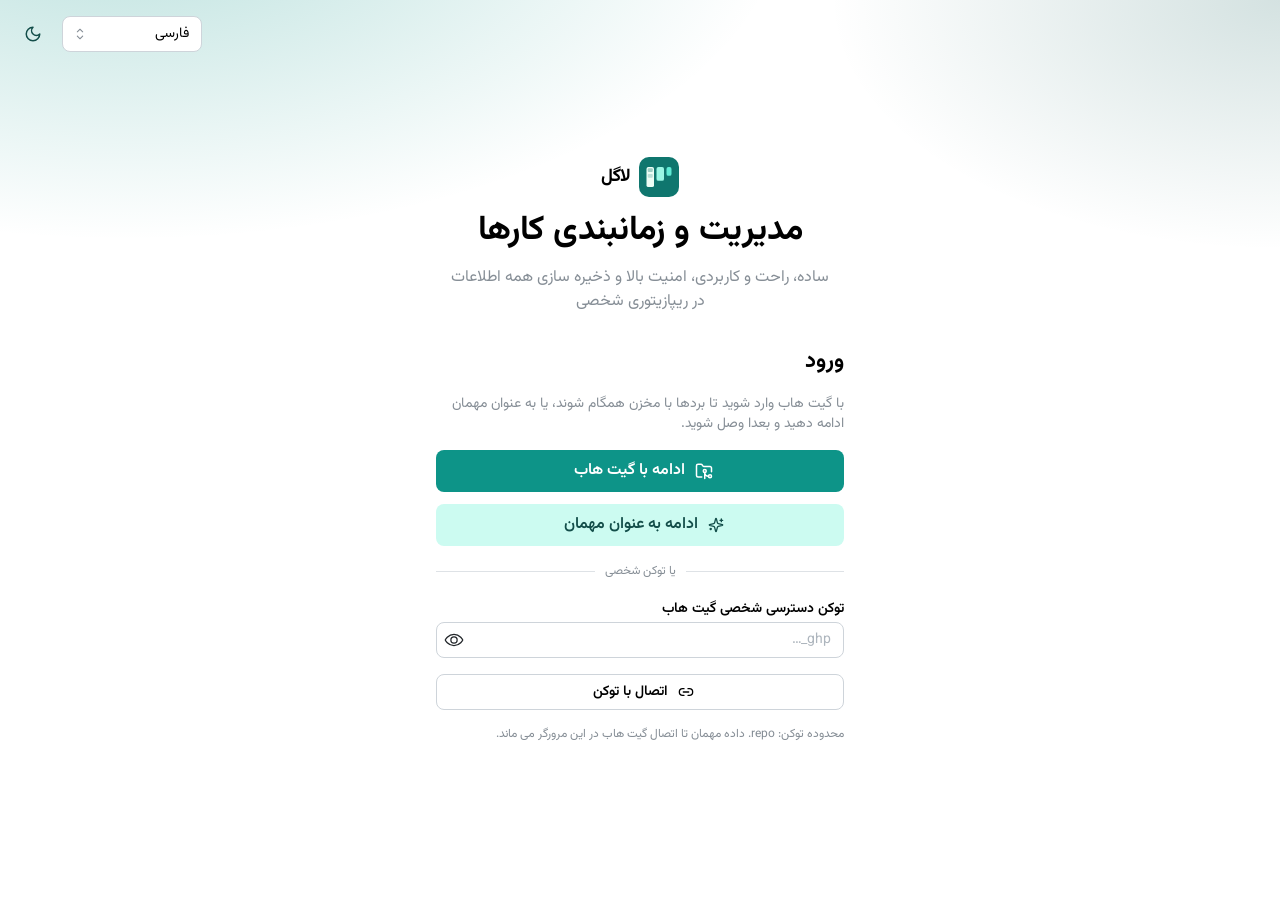
<file: index.html>
<!doctype html>
<html lang="fa" dir="rtl">
  <head>
    <meta charset="UTF-8" />
    <meta name="viewport" content="width=device-width, initial-scale=1.0" />
    <meta name="theme-color" content="#0f766e" />
    <meta
      name="description"
      content="Logl — Task management and scheduling stored in your own GitHub repository."
    />
    <link rel="icon" type="image/svg+xml" href="./favicon.svg" />
    <link rel="apple-touch-icon" href="./icons/icon-192.png" />
    <link rel="preconnect" href="https://fonts.googleapis.com" />
    <link rel="preconnect" href="https://fonts.gstatic.com" crossorigin />
    <link
      href="https://fonts.googleapis.com/css2?family=DM+Sans:ital,opsz,wght@0,9..40,400;0,9..40,500;0,9..40,600;0,9..40,700;1,9..40,400&family=Fraunces:opsz,wght@9..144,600;9..144,700&family=Vazirmatn:wght@400;500;600;700&display=swap"
      rel="stylesheet"
    />
    <title>Logl</title>
    <script type="module" crossorigin src="./assets/index-CTgveLQ6.js"></script>
    <link rel="stylesheet" crossorigin href="./assets/index-CUT8L-Tj.css">
  <link rel="manifest" href="./manifest.webmanifest"></head>
  <body>
    <div id="app"></div>
  </body>
</html>
</file>
<file: assets/index-CUT8L-Tj.css>
:root,:host{color-scheme:var(--mantine-color-scheme)}*,*:before,*:after{box-sizing:border-box}input,button,textarea,select{font:inherit}button,select{text-transform:none}body,:host{margin:0;font-family:var(--mantine-font-family);font-size:var(--mantine-font-size-md);line-height:var(--mantine-line-height);background-color:var(--mantine-color-body);color:var(--mantine-color-text);-webkit-font-smoothing:var(--mantine-webkit-font-smoothing);-moz-osx-font-smoothing:var(--mantine-moz-font-smoothing)}@media screen and (max-device-width:31.25em){body,:host{-webkit-text-size-adjust:100%}}:root,:host{--mantine-z-index-app: 100;--mantine-z-index-modal: 200;--mantine-z-index-popover: 300;--mantine-z-index-overlay: 400;--mantine-z-index-max: 9999;--mantine-scale: 1;--mantine-cursor-type: default;--mantine-webkit-font-smoothing: antialiased;--mantine-moz-font-smoothing: grayscale;--mantine-color-white: #fff;--mantine-color-black: #000;--mantine-line-height: 1.55;--mantine-font-family: -apple-system, BlinkMacSystemFont, Segoe UI, Roboto, Helvetica, Arial, sans-serif, Apple Color Emoji, Segoe UI Emoji;--mantine-font-family-monospace: ui-monospace, SFMono-Regular, Menlo, Monaco, Consolas, Liberation Mono, Courier New, monospace;--mantine-font-family-headings: -apple-system, BlinkMacSystemFont, Segoe UI, Roboto, Helvetica, Arial, sans-serif, Apple Color Emoji, Segoe UI Emoji;--mantine-heading-font-weight: 700;--mantine-heading-text-wrap: wrap;--mantine-radius-default: calc(.5rem * var(--mantine-scale));--mantine-primary-color-filled: var(--mantine-color-blue-filled);--mantine-primary-color-filled-hover: var(--mantine-color-blue-filled-hover);--mantine-primary-color-light: var(--mantine-color-blue-light);--mantine-primary-color-light-hover: var(--mantine-color-blue-light-hover);--mantine-primary-color-light-color: var(--mantine-color-blue-light-color);--mantine-breakpoint-xs: 36em;--mantine-breakpoint-sm: 48em;--mantine-breakpoint-md: 62em;--mantine-breakpoint-lg: 75em;--mantine-breakpoint-xl: 88em;--mantine-spacing-xs: calc(.625rem * var(--mantine-scale));--mantine-spacing-sm: calc(.75rem * var(--mantine-scale));--mantine-spacing-md: calc(1rem * var(--mantine-scale));--mantine-spacing-lg: calc(1.25rem * var(--mantine-scale));--mantine-spacing-xl: calc(2rem * var(--mantine-scale));--mantine-font-size-xs: calc(.75rem * var(--mantine-scale));--mantine-font-size-sm: calc(.875rem * var(--mantine-scale));--mantine-font-size-md: calc(1rem * var(--mantine-scale));--mantine-font-size-lg: calc(1.125rem * var(--mantine-scale));--mantine-font-size-xl: calc(1.25rem * var(--mantine-scale));--mantine-line-height-xs: 1.4;--mantine-line-height-sm: 1.45;--mantine-line-height-md: 1.55;--mantine-line-height-lg: 1.6;--mantine-line-height-xl: 1.65;--mantine-shadow-xs: 0 calc(.0625rem * var(--mantine-scale)) calc(.1875rem * var(--mantine-scale)) rgba(0, 0, 0, .05), 0 calc(.0625rem * var(--mantine-scale)) calc(.125rem * var(--mantine-scale)) rgba(0, 0, 0, .1);--mantine-shadow-sm: 0 calc(.0625rem * var(--mantine-scale)) calc(.1875rem * var(--mantine-scale)) rgba(0, 0, 0, .05), rgba(0, 0, 0, .05) 0 calc(.625rem * var(--mantine-scale)) calc(.9375rem * var(--mantine-scale)) calc(-.3125rem * var(--mantine-scale)), rgba(0, 0, 0, .04) 0 calc(.4375rem * var(--mantine-scale)) calc(.4375rem * var(--mantine-scale)) calc(-.3125rem * var(--mantine-scale));--mantine-shadow-md: 0 calc(.0625rem * var(--mantine-scale)) calc(.1875rem * var(--mantine-scale)) rgba(0, 0, 0, .05), rgba(0, 0, 0, .05) 0 calc(1.25rem * var(--mantine-scale)) calc(1.5625rem * var(--mantine-scale)) calc(-.3125rem * var(--mantine-scale)), rgba(0, 0, 0, .04) 0 calc(.625rem * var(--mantine-scale)) calc(.625rem * var(--mantine-scale)) calc(-.3125rem * var(--mantine-scale));--mantine-shadow-lg: 0 calc(.0625rem * var(--mantine-scale)) calc(.1875rem * var(--mantine-scale)) rgba(0, 0, 0, .05), rgba(0, 0, 0, .05) 0 calc(1.75rem * var(--mantine-scale)) calc(1.4375rem * var(--mantine-scale)) calc(-.4375rem * var(--mantine-scale)), rgba(0, 0, 0, .04) 0 calc(.75rem * var(--mantine-scale)) calc(.75rem * var(--mantine-scale)) calc(-.4375rem * var(--mantine-scale));--mantine-shadow-xl: 0 calc(.0625rem * var(--mantine-scale)) calc(.1875rem * var(--mantine-scale)) rgba(0, 0, 0, .05), rgba(0, 0, 0, .05) 0 calc(2.25rem * var(--mantine-scale)) calc(1.75rem * var(--mantine-scale)) calc(-.4375rem * var(--mantine-scale)), rgba(0, 0, 0, .04) 0 calc(1.0625rem * var(--mantine-scale)) calc(1.0625rem * var(--mantine-scale)) calc(-.4375rem * var(--mantine-scale));--mantine-radius-xs: calc(.125rem * var(--mantine-scale));--mantine-radius-sm: calc(.25rem * var(--mantine-scale));--mantine-radius-md: calc(.5rem * var(--mantine-scale));--mantine-radius-lg: calc(1rem * var(--mantine-scale));--mantine-radius-xl: calc(2rem * var(--mantine-scale));--mantine-font-weight-regular: 400;--mantine-font-weight-medium: 600;--mantine-font-weight-bold: 700;--mantine-primary-color-0: var(--mantine-color-blue-0);--mantine-primary-color-1: var(--mantine-color-blue-1);--mantine-primary-color-2: var(--mantine-color-blue-2);--mantine-primary-color-3: var(--mantine-color-blue-3);--mantine-primary-color-4: var(--mantine-color-blue-4);--mantine-primary-color-5: var(--mantine-color-blue-5);--mantine-primary-color-6: var(--mantine-color-blue-6);--mantine-primary-color-7: var(--mantine-color-blue-7);--mantine-primary-color-8: var(--mantine-color-blue-8);--mantine-primary-color-9: var(--mantine-color-blue-9);--mantine-color-dark-0: #c9c9c9;--mantine-color-dark-1: #b8b8b8;--mantine-color-dark-2: #828282;--mantine-color-dark-3: #696969;--mantine-color-dark-4: #424242;--mantine-color-dark-5: #3b3b3b;--mantine-color-dark-6: #2e2e2e;--mantine-color-dark-7: #242424;--mantine-color-dark-8: #1f1f1f;--mantine-color-dark-9: #141414;--mantine-color-gray-0: #f8f9fa;--mantine-color-gray-1: #f1f3f5;--mantine-color-gray-2: #e9ecef;--mantine-color-gray-3: #dee2e6;--mantine-color-gray-4: #ced4da;--mantine-color-gray-5: #adb5bd;--mantine-color-gray-6: #868e96;--mantine-color-gray-7: #495057;--mantine-color-gray-8: #343a40;--mantine-color-gray-9: #212529;--mantine-color-red-0: #fff5f5;--mantine-color-red-1: #ffe3e3;--mantine-color-red-2: #ffc9c9;--mantine-color-red-3: #ffa8a8;--mantine-color-red-4: #ff8787;--mantine-color-red-5: #ff6b6b;--mantine-color-red-6: #fa5252;--mantine-color-red-7: #f03e3e;--mantine-color-red-8: #e03131;--mantine-color-red-9: #c92a2a;--mantine-color-pink-0: #fff0f6;--mantine-color-pink-1: #ffdeeb;--mantine-color-pink-2: #fcc2d7;--mantine-color-pink-3: #faa2c1;--mantine-color-pink-4: #f783ac;--mantine-color-pink-5: #f06595;--mantine-color-pink-6: #e64980;--mantine-color-pink-7: #d6336c;--mantine-color-pink-8: #c2255c;--mantine-color-pink-9: #a61e4d;--mantine-color-grape-0: #f8f0fc;--mantine-color-grape-1: #f3d9fa;--mantine-color-grape-2: #eebefa;--mantine-color-grape-3: #e599f7;--mantine-color-grape-4: #da77f2;--mantine-color-grape-5: #cc5de8;--mantine-color-grape-6: #be4bdb;--mantine-color-grape-7: #ae3ec9;--mantine-color-grape-8: #9c36b5;--mantine-color-grape-9: #862e9c;--mantine-color-violet-0: #f3f0ff;--mantine-color-violet-1: #e5dbff;--mantine-color-violet-2: #d0bfff;--mantine-color-violet-3: #b197fc;--mantine-color-violet-4: #9775fa;--mantine-color-violet-5: #845ef7;--mantine-color-violet-6: #7950f2;--mantine-color-violet-7: #7048e8;--mantine-color-violet-8: #6741d9;--mantine-color-violet-9: #5f3dc4;--mantine-color-indigo-0: #edf2ff;--mantine-color-indigo-1: #dbe4ff;--mantine-color-indigo-2: #bac8ff;--mantine-color-indigo-3: #91a7ff;--mantine-color-indigo-4: #748ffc;--mantine-color-indigo-5: #5c7cfa;--mantine-color-indigo-6: #4c6ef5;--mantine-color-indigo-7: #4263eb;--mantine-color-indigo-8: #3b5bdb;--mantine-color-indigo-9: #364fc7;--mantine-color-blue-0: #e7f5ff;--mantine-color-blue-1: #d0ebff;--mantine-color-blue-2: #a5d8ff;--mantine-color-blue-3: #74c0fc;--mantine-color-blue-4: #4dabf7;--mantine-color-blue-5: #339af0;--mantine-color-blue-6: #228be6;--mantine-color-blue-7: #1c7ed6;--mantine-color-blue-8: #1971c2;--mantine-color-blue-9: #1864ab;--mantine-color-cyan-0: #e3fafc;--mantine-color-cyan-1: #c5f6fa;--mantine-color-cyan-2: #99e9f2;--mantine-color-cyan-3: #66d9e8;--mantine-color-cyan-4: #3bc9db;--mantine-color-cyan-5: #22b8cf;--mantine-color-cyan-6: #15aabf;--mantine-color-cyan-7: #1098ad;--mantine-color-cyan-8: #0c8599;--mantine-color-cyan-9: #0b7285;--mantine-color-teal-0: #e6fcf5;--mantine-color-teal-1: #c3fae8;--mantine-color-teal-2: #96f2d7;--mantine-color-teal-3: #63e6be;--mantine-color-teal-4: #38d9a9;--mantine-color-teal-5: #20c997;--mantine-color-teal-6: #12b886;--mantine-color-teal-7: #0ca678;--mantine-color-teal-8: #099268;--mantine-color-teal-9: #087f5b;--mantine-color-green-0: #ebfbee;--mantine-color-green-1: #d3f9d8;--mantine-color-green-2: #b2f2bb;--mantine-color-green-3: #8ce99a;--mantine-color-green-4: #69db7c;--mantine-color-green-5: #51cf66;--mantine-color-green-6: #40c057;--mantine-color-green-7: #37b24d;--mantine-color-green-8: #2f9e44;--mantine-color-green-9: #2b8a3e;--mantine-color-lime-0: #f4fce3;--mantine-color-lime-1: #e9fac8;--mantine-color-lime-2: #d8f5a2;--mantine-color-lime-3: #c0eb75;--mantine-color-lime-4: #a9e34b;--mantine-color-lime-5: #94d82d;--mantine-color-lime-6: #82c91e;--mantine-color-lime-7: #74b816;--mantine-color-lime-8: #66a80f;--mantine-color-lime-9: #5c940d;--mantine-color-yellow-0: #fff9db;--mantine-color-yellow-1: #fff3bf;--mantine-color-yellow-2: #ffec99;--mantine-color-yellow-3: #ffe066;--mantine-color-yellow-4: #ffd43b;--mantine-color-yellow-5: #fcc419;--mantine-color-yellow-6: #fab005;--mantine-color-yellow-7: #f59f00;--mantine-color-yellow-8: #f08c00;--mantine-color-yellow-9: #e67700;--mantine-color-orange-0: #fff4e6;--mantine-color-orange-1: #ffe8cc;--mantine-color-orange-2: #ffd8a8;--mantine-color-orange-3: #ffc078;--mantine-color-orange-4: #ffa94d;--mantine-color-orange-5: #ff922b;--mantine-color-orange-6: #fd7e14;--mantine-color-orange-7: #f76707;--mantine-color-orange-8: #e8590c;--mantine-color-orange-9: #d9480f;--mantine-h1-font-size: calc(2.125rem * var(--mantine-scale));--mantine-h1-line-height: 1.3;--mantine-h1-font-weight: 700;--mantine-h2-font-size: calc(1.625rem * var(--mantine-scale));--mantine-h2-line-height: 1.35;--mantine-h2-font-weight: 700;--mantine-h3-font-size: calc(1.375rem * var(--mantine-scale));--mantine-h3-line-height: 1.4;--mantine-h3-font-weight: 700;--mantine-h4-font-size: calc(1.125rem * var(--mantine-scale));--mantine-h4-line-height: 1.45;--mantine-h4-font-weight: 700;--mantine-h5-font-size: calc(1rem * var(--mantine-scale));--mantine-h5-line-height: 1.5;--mantine-h5-font-weight: 700;--mantine-h6-font-size: calc(.875rem * var(--mantine-scale));--mantine-h6-line-height: 1.5;--mantine-h6-font-weight: 700}:root[data-mantine-color-scheme=dark],:host([data-mantine-color-scheme="dark"]){--mantine-color-scheme: dark;--mantine-primary-color-contrast: var(--mantine-color-white);--mantine-color-bright: var(--mantine-color-white);--mantine-color-text: var(--mantine-color-dark-0);--mantine-color-body: var(--mantine-color-dark-7);--mantine-color-error: var(--mantine-color-red-8);--mantine-color-success: var(--mantine-color-teal-8);--mantine-color-placeholder: var(--mantine-color-dark-3);--mantine-color-anchor: var(--mantine-color-blue-4);--mantine-color-default: var(--mantine-color-dark-6);--mantine-color-default-hover: var(--mantine-color-dark-5);--mantine-color-default-color: var(--mantine-color-white);--mantine-color-default-border: var(--mantine-color-dark-4);--mantine-color-dimmed: var(--mantine-color-dark-2);--mantine-color-disabled: var(--mantine-color-dark-6);--mantine-color-disabled-color: var(--mantine-color-dark-3);--mantine-color-disabled-border: var(--mantine-color-dark-4);--mantine-color-dark-text: var(--mantine-color-dark-4);--mantine-color-dark-filled: var(--mantine-color-dark-8);--mantine-color-dark-filled-hover: var(--mantine-color-dark-9);--mantine-color-dark-light: rgba(10, 10, 10, 1);--mantine-color-dark-light-hover: rgba(14, 14, 14, 1);--mantine-color-dark-light-color: var(--mantine-color-dark-0);--mantine-color-dark-outline: var(--mantine-color-dark-4);--mantine-color-dark-outline-hover: rgba(66, 66, 66, .05);--mantine-color-gray-text: var(--mantine-color-gray-4);--mantine-color-gray-filled: var(--mantine-color-gray-8);--mantine-color-gray-filled-hover: var(--mantine-color-gray-9);--mantine-color-gray-light: rgba(17, 19, 21, 1);--mantine-color-gray-light-hover: rgba(23, 26, 29, 1);--mantine-color-gray-light-color: var(--mantine-color-gray-0);--mantine-color-gray-outline: var(--mantine-color-gray-4);--mantine-color-gray-outline-hover: rgba(206, 212, 218, .05);--mantine-color-red-text: var(--mantine-color-red-4);--mantine-color-red-filled: var(--mantine-color-red-8);--mantine-color-red-filled-hover: var(--mantine-color-red-9);--mantine-color-red-light: rgba(101, 21, 21, 1);--mantine-color-red-light-hover: rgba(141, 29, 29, 1);--mantine-color-red-light-color: var(--mantine-color-red-0);--mantine-color-red-outline: var(--mantine-color-red-4);--mantine-color-red-outline-hover: rgba(255, 135, 135, .05);--mantine-color-pink-text: var(--mantine-color-pink-4);--mantine-color-pink-filled: var(--mantine-color-pink-8);--mantine-color-pink-filled-hover: var(--mantine-color-pink-9);--mantine-color-pink-light: rgba(83, 15, 39, 1);--mantine-color-pink-light-hover: rgba(116, 21, 54, 1);--mantine-color-pink-light-color: var(--mantine-color-pink-0);--mantine-color-pink-outline: var(--mantine-color-pink-4);--mantine-color-pink-outline-hover: rgba(247, 131, 172, .05);--mantine-color-grape-text: var(--mantine-color-grape-4);--mantine-color-grape-filled: var(--mantine-color-grape-8);--mantine-color-grape-filled-hover: var(--mantine-color-grape-9);--mantine-color-grape-light: rgba(67, 23, 78, 1);--mantine-color-grape-light-hover: rgba(94, 32, 109, 1);--mantine-color-grape-light-color: var(--mantine-color-grape-0);--mantine-color-grape-outline: var(--mantine-color-grape-4);--mantine-color-grape-outline-hover: rgba(218, 119, 242, .05);--mantine-color-violet-text: var(--mantine-color-violet-4);--mantine-color-violet-filled: var(--mantine-color-violet-8);--mantine-color-violet-filled-hover: var(--mantine-color-violet-9);--mantine-color-violet-light: rgba(48, 31, 98, 1);--mantine-color-violet-light-hover: rgba(67, 43, 137, 1);--mantine-color-violet-light-color: var(--mantine-color-violet-0);--mantine-color-violet-outline: var(--mantine-color-violet-4);--mantine-color-violet-outline-hover: rgba(151, 117, 250, .05);--mantine-color-indigo-text: var(--mantine-color-indigo-4);--mantine-color-indigo-filled: var(--mantine-color-indigo-8);--mantine-color-indigo-filled-hover: var(--mantine-color-indigo-9);--mantine-color-indigo-light: rgba(27, 40, 100, 1);--mantine-color-indigo-light-hover: rgba(38, 55, 139, 1);--mantine-color-indigo-light-color: var(--mantine-color-indigo-0);--mantine-color-indigo-outline: var(--mantine-color-indigo-4);--mantine-color-indigo-outline-hover: rgba(116, 143, 252, .05);--mantine-color-blue-text: var(--mantine-color-blue-4);--mantine-color-blue-filled: var(--mantine-color-blue-8);--mantine-color-blue-filled-hover: var(--mantine-color-blue-9);--mantine-color-blue-light: rgba(12, 50, 86, 1);--mantine-color-blue-light-hover: rgba(17, 70, 120, 1);--mantine-color-blue-light-color: var(--mantine-color-blue-0);--mantine-color-blue-outline: var(--mantine-color-blue-4);--mantine-color-blue-outline-hover: rgba(77, 171, 247, .05);--mantine-color-cyan-text: var(--mantine-color-cyan-4);--mantine-color-cyan-filled: var(--mantine-color-cyan-8);--mantine-color-cyan-filled-hover: var(--mantine-color-cyan-9);--mantine-color-cyan-light: rgba(6, 57, 67, 1);--mantine-color-cyan-light-hover: rgba(8, 80, 93, 1);--mantine-color-cyan-light-color: var(--mantine-color-cyan-0);--mantine-color-cyan-outline: var(--mantine-color-cyan-4);--mantine-color-cyan-outline-hover: rgba(59, 201, 219, .05);--mantine-color-teal-text: var(--mantine-color-teal-4);--mantine-color-teal-filled: var(--mantine-color-teal-8);--mantine-color-teal-filled-hover: var(--mantine-color-teal-9);--mantine-color-teal-light: rgba(4, 64, 46, 1);--mantine-color-teal-light-hover: rgba(6, 89, 64, 1);--mantine-color-teal-light-color: var(--mantine-color-teal-0);--mantine-color-teal-outline: var(--mantine-color-teal-4);--mantine-color-teal-outline-hover: rgba(56, 217, 169, .05);--mantine-color-green-text: var(--mantine-color-green-4);--mantine-color-green-filled: var(--mantine-color-green-8);--mantine-color-green-filled-hover: var(--mantine-color-green-9);--mantine-color-green-light: rgba(22, 69, 31, 1);--mantine-color-green-light-hover: rgba(30, 97, 43, 1);--mantine-color-green-light-color: var(--mantine-color-green-0);--mantine-color-green-outline: var(--mantine-color-green-4);--mantine-color-green-outline-hover: rgba(105, 219, 124, .05);--mantine-color-lime-text: var(--mantine-color-lime-4);--mantine-color-lime-filled: var(--mantine-color-lime-8);--mantine-color-lime-filled-hover: var(--mantine-color-lime-9);--mantine-color-lime-light: rgba(46, 74, 7, 1);--mantine-color-lime-light-hover: rgba(64, 104, 9, 1);--mantine-color-lime-light-color: var(--mantine-color-lime-0);--mantine-color-lime-outline: var(--mantine-color-lime-4);--mantine-color-lime-outline-hover: rgba(169, 227, 75, .05);--mantine-color-yellow-text: var(--mantine-color-yellow-4);--mantine-color-yellow-filled: var(--mantine-color-yellow-8);--mantine-color-yellow-filled-hover: var(--mantine-color-yellow-9);--mantine-color-yellow-light: rgba(115, 60, 0, 1);--mantine-color-yellow-light-hover: rgba(161, 83, 0, 1);--mantine-color-yellow-light-color: var(--mantine-color-yellow-0);--mantine-color-yellow-outline: var(--mantine-color-yellow-4);--mantine-color-yellow-outline-hover: rgba(255, 212, 59, .05);--mantine-color-orange-text: var(--mantine-color-orange-4);--mantine-color-orange-filled: var(--mantine-color-orange-8);--mantine-color-orange-filled-hover: var(--mantine-color-orange-9);--mantine-color-orange-light: rgba(109, 36, 8, 1);--mantine-color-orange-light-hover: rgba(152, 50, 11, 1);--mantine-color-orange-light-color: var(--mantine-color-orange-0);--mantine-color-orange-outline: var(--mantine-color-orange-4);--mantine-color-orange-outline-hover: rgba(255, 169, 77, .05)}:root[data-mantine-color-scheme=light],:host([data-mantine-color-scheme="light"]){--mantine-color-scheme: light;--mantine-primary-color-contrast: var(--mantine-color-white);--mantine-color-bright: var(--mantine-color-black);--mantine-color-text: #000;--mantine-color-body: #fff;--mantine-color-error: var(--mantine-color-red-6);--mantine-color-success: var(--mantine-color-teal-8);--mantine-color-placeholder: var(--mantine-color-gray-5);--mantine-color-anchor: var(--mantine-color-blue-6);--mantine-color-default: var(--mantine-color-white);--mantine-color-default-hover: var(--mantine-color-gray-0);--mantine-color-default-color: var(--mantine-color-black);--mantine-color-default-border: var(--mantine-color-gray-4);--mantine-color-dimmed: var(--mantine-color-gray-6);--mantine-color-disabled: var(--mantine-color-gray-2);--mantine-color-disabled-color: var(--mantine-color-gray-5);--mantine-color-disabled-border: var(--mantine-color-gray-3);--mantine-color-dark-text: var(--mantine-color-dark-filled);--mantine-color-dark-filled: var(--mantine-color-dark-6);--mantine-color-dark-filled-hover: var(--mantine-color-dark-7);--mantine-color-dark-light: var(--mantine-color-dark-1);--mantine-color-dark-light-hover: var(--mantine-color-dark-2);--mantine-color-dark-light-color: var(--mantine-color-dark-9);--mantine-color-dark-outline: var(--mantine-color-dark-6);--mantine-color-dark-outline-hover: rgba(46, 46, 46, .05);--mantine-color-gray-text: var(--mantine-color-gray-filled);--mantine-color-gray-filled: var(--mantine-color-gray-6);--mantine-color-gray-filled-hover: var(--mantine-color-gray-7);--mantine-color-gray-light: var(--mantine-color-gray-1);--mantine-color-gray-light-hover: var(--mantine-color-gray-2);--mantine-color-gray-light-color: var(--mantine-color-gray-9);--mantine-color-gray-outline: var(--mantine-color-gray-6);--mantine-color-gray-outline-hover: rgba(134, 142, 150, .05);--mantine-color-red-text: var(--mantine-color-red-filled);--mantine-color-red-filled: var(--mantine-color-red-6);--mantine-color-red-filled-hover: var(--mantine-color-red-7);--mantine-color-red-light: var(--mantine-color-red-1);--mantine-color-red-light-hover: var(--mantine-color-red-2);--mantine-color-red-light-color: var(--mantine-color-red-9);--mantine-color-red-outline: var(--mantine-color-red-6);--mantine-color-red-outline-hover: rgba(250, 82, 82, .05);--mantine-color-pink-text: var(--mantine-color-pink-filled);--mantine-color-pink-filled: var(--mantine-color-pink-6);--mantine-color-pink-filled-hover: var(--mantine-color-pink-7);--mantine-color-pink-light: var(--mantine-color-pink-1);--mantine-color-pink-light-hover: var(--mantine-color-pink-2);--mantine-color-pink-light-color: var(--mantine-color-pink-9);--mantine-color-pink-outline: var(--mantine-color-pink-6);--mantine-color-pink-outline-hover: rgba(230, 73, 128, .05);--mantine-color-grape-text: var(--mantine-color-grape-filled);--mantine-color-grape-filled: var(--mantine-color-grape-6);--mantine-color-grape-filled-hover: var(--mantine-color-grape-7);--mantine-color-grape-light: var(--mantine-color-grape-1);--mantine-color-grape-light-hover: var(--mantine-color-grape-2);--mantine-color-grape-light-color: var(--mantine-color-grape-9);--mantine-color-grape-outline: var(--mantine-color-grape-6);--mantine-color-grape-outline-hover: rgba(190, 75, 219, .05);--mantine-color-violet-text: var(--mantine-color-violet-filled);--mantine-color-violet-filled: var(--mantine-color-violet-6);--mantine-color-violet-filled-hover: var(--mantine-color-violet-7);--mantine-color-violet-light: var(--mantine-color-violet-1);--mantine-color-violet-light-hover: var(--mantine-color-violet-2);--mantine-color-violet-light-color: var(--mantine-color-violet-9);--mantine-color-violet-outline: var(--mantine-color-violet-6);--mantine-color-violet-outline-hover: rgba(121, 80, 242, .05);--mantine-color-indigo-text: var(--mantine-color-indigo-filled);--mantine-color-indigo-filled: var(--mantine-color-indigo-6);--mantine-color-indigo-filled-hover: var(--mantine-color-indigo-7);--mantine-color-indigo-light: var(--mantine-color-indigo-1);--mantine-color-indigo-light-hover: var(--mantine-color-indigo-2);--mantine-color-indigo-light-color: var(--mantine-color-indigo-9);--mantine-color-indigo-outline: var(--mantine-color-indigo-6);--mantine-color-indigo-outline-hover: rgba(76, 110, 245, .05);--mantine-color-blue-text: var(--mantine-color-blue-filled);--mantine-color-blue-filled: var(--mantine-color-blue-6);--mantine-color-blue-filled-hover: var(--mantine-color-blue-7);--mantine-color-blue-light: var(--mantine-color-blue-1);--mantine-color-blue-light-hover: var(--mantine-color-blue-2);--mantine-color-blue-light-color: var(--mantine-color-blue-9);--mantine-color-blue-outline: var(--mantine-color-blue-6);--mantine-color-blue-outline-hover: rgba(34, 139, 230, .05);--mantine-color-cyan-text: var(--mantine-color-cyan-filled);--mantine-color-cyan-filled: var(--mantine-color-cyan-6);--mantine-color-cyan-filled-hover: var(--mantine-color-cyan-7);--mantine-color-cyan-light: var(--mantine-color-cyan-1);--mantine-color-cyan-light-hover: var(--mantine-color-cyan-2);--mantine-color-cyan-light-color: var(--mantine-color-cyan-9);--mantine-color-cyan-outline: var(--mantine-color-cyan-6);--mantine-color-cyan-outline-hover: rgba(21, 170, 191, .05);--mantine-color-teal-text: var(--mantine-color-teal-filled);--mantine-color-teal-filled: var(--mantine-color-teal-6);--mantine-color-teal-filled-hover: var(--mantine-color-teal-7);--mantine-color-teal-light: var(--mantine-color-teal-1);--mantine-color-teal-light-hover: var(--mantine-color-teal-2);--mantine-color-teal-light-color: var(--mantine-color-teal-9);--mantine-color-teal-outline: var(--mantine-color-teal-6);--mantine-color-teal-outline-hover: rgba(18, 184, 134, .05);--mantine-color-green-text: var(--mantine-color-green-filled);--mantine-color-green-filled: var(--mantine-color-green-6);--mantine-color-green-filled-hover: var(--mantine-color-green-7);--mantine-color-green-light: var(--mantine-color-green-1);--mantine-color-green-light-hover: var(--mantine-color-green-2);--mantine-color-green-light-color: var(--mantine-color-green-9);--mantine-color-green-outline: var(--mantine-color-green-6);--mantine-color-green-outline-hover: rgba(64, 192, 87, .05);--mantine-color-lime-text: var(--mantine-color-lime-filled);--mantine-color-lime-filled: var(--mantine-color-lime-6);--mantine-color-lime-filled-hover: var(--mantine-color-lime-7);--mantine-color-lime-light: var(--mantine-color-lime-1);--mantine-color-lime-light-hover: var(--mantine-color-lime-2);--mantine-color-lime-light-color: var(--mantine-color-lime-9);--mantine-color-lime-outline: var(--mantine-color-lime-6);--mantine-color-lime-outline-hover: rgba(130, 201, 30, .05);--mantine-color-yellow-text: var(--mantine-color-yellow-filled);--mantine-color-yellow-filled: var(--mantine-color-yellow-6);--mantine-color-yellow-filled-hover: var(--mantine-color-yellow-7);--mantine-color-yellow-light: var(--mantine-color-yellow-1);--mantine-color-yellow-light-hover: var(--mantine-color-yellow-2);--mantine-color-yellow-light-color: var(--mantine-color-yellow-9);--mantine-color-yellow-outline: var(--mantine-color-yellow-6);--mantine-color-yellow-outline-hover: rgba(250, 176, 5, .05);--mantine-color-orange-text: var(--mantine-color-orange-filled);--mantine-color-orange-filled: var(--mantine-color-orange-6);--mantine-color-orange-filled-hover: var(--mantine-color-orange-7);--mantine-color-orange-light: var(--mantine-color-orange-1);--mantine-color-orange-light-hover: var(--mantine-color-orange-2);--mantine-color-orange-light-color: var(--mantine-color-orange-9);--mantine-color-orange-outline: var(--mantine-color-orange-6);--mantine-color-orange-outline-hover: rgba(253, 126, 20, .05)}@media(prefers-reduced-motion:reduce){[data-respect-reduced-motion] [data-reduce-motion]{transition:none;animation:none}}[data-mantine-color-scheme=light] .mantine-light-hidden,[data-mantine-color-scheme=dark] .mantine-dark-hidden{display:none}.mantine-focus-auto:focus-visible{outline:2px solid var(--mantine-primary-color-filled);outline-offset:calc(.125rem * var(--mantine-scale))}.mantine-focus-always:focus{outline:2px solid var(--mantine-primary-color-filled);outline-offset:calc(.125rem * var(--mantine-scale))}.mantine-focus-never:focus{outline:none}.mantine-active:active{transform:translateY(calc(.0625rem * var(--mantine-scale)))}fieldset:disabled .mantine-active:active{transform:none}:where([dir=rtl]) .mantine-rotate-rtl{transform:rotate(180deg)}.m_d57069b5{--scrollarea-scrollbar-size: calc(.75rem * var(--mantine-scale));position:relative;overflow:hidden}.m_d57069b5:where([data-autosize]) .m_b1336c6{min-width:min-content}.m_c0783ff9{scrollbar-width:none;overscroll-behavior:var(--scrollarea-over-scroll-behavior);-ms-overflow-style:none;-webkit-overflow-scrolling:touch;width:100%;height:100%}.m_c0783ff9::-webkit-scrollbar{display:none}.m_c0783ff9:where([data-scrollbars=xy],[data-scrollbars=y]):where([data-offset-scrollbars=xy],[data-offset-scrollbars=y],[data-offset-scrollbars=present]):where([data-vertical-hidden]){padding-inline-end:0;padding-inline-start:0}.m_c0783ff9:where([data-scrollbars=xy],[data-scrollbars=y]):where([data-offset-scrollbars=xy],[data-offset-scrollbars=y],[data-offset-scrollbars=present]):not([data-vertical-hidden]){padding-inline-end:var(--scrollarea-offset-size, var(--scrollarea-scrollbar-size));padding-inline-start:unset}.m_c0783ff9:where([data-scrollbars=xy],[data-scrollbars=y]):where([data-offset-scrollbars=xy],[data-offset-scrollbars=y],[data-offset-scrollbars=present]):not([data-vertical-hidden]):where([data-vertical-scrollbar-position=left]){padding-inline-end:unset;padding-left:var(--scrollarea-offset-size, var(--scrollarea-scrollbar-size));padding-right:unset}.m_c0783ff9:where([data-scrollbars=xy],[data-scrollbars=y]):where([data-offset-scrollbars=xy],[data-offset-scrollbars=y],[data-offset-scrollbars=present]):not([data-vertical-hidden]):where([data-vertical-scrollbar-position=right]){padding-inline-end:unset;padding-left:unset;padding-right:var(--scrollarea-offset-size, var(--scrollarea-scrollbar-size))}.m_c0783ff9:where([data-scrollbars=xy],[data-scrollbars=x]):where([data-offset-scrollbars=xy],[data-offset-scrollbars=x],[data-offset-scrollbars=present]):where([data-horizontal-hidden]){padding-bottom:0}.m_c0783ff9:where([data-scrollbars=xy],[data-scrollbars=x]):where([data-offset-scrollbars=xy],[data-offset-scrollbars=x],[data-offset-scrollbars=present]):not([data-horizontal-hidden]){padding-bottom:var(--scrollarea-offset-size, var(--scrollarea-scrollbar-size))}.m_f8f631dd{min-width:100%;display:table}.m_c44ba933{-webkit-user-select:none;user-select:none;touch-action:none;box-sizing:border-box;transition:background-color .15s ease,opacity .15s ease;padding:calc(var(--scrollarea-scrollbar-size) / 5);display:flex;background-color:transparent;flex-direction:row}@media(hover:hover){:where([data-mantine-color-scheme=light]) .m_c44ba933:hover{background-color:var(--mantine-color-gray-0)}:where([data-mantine-color-scheme=light]) .m_c44ba933:hover>.m_d8b5e363{background-color:#00000080}:where([data-mantine-color-scheme=dark]) .m_c44ba933:hover{background-color:var(--mantine-color-dark-8)}:where([data-mantine-color-scheme=dark]) .m_c44ba933:hover>.m_d8b5e363{background-color:#ffffff80}}@media(hover:none){:where([data-mantine-color-scheme=light]) .m_c44ba933:active{background-color:var(--mantine-color-gray-0)}:where([data-mantine-color-scheme=light]) .m_c44ba933:active>.m_d8b5e363{background-color:#00000080}:where([data-mantine-color-scheme=dark]) .m_c44ba933:active{background-color:var(--mantine-color-dark-8)}:where([data-mantine-color-scheme=dark]) .m_c44ba933:active>.m_d8b5e363{background-color:#ffffff80}}.m_c44ba933:where([data-hidden],[data-state=hidden]){display:none}.m_c44ba933:where([data-orientation=vertical]){width:var(--scrollarea-scrollbar-size);top:0;bottom:var(--sa-corner-width);inset-inline-end:0}.m_c44ba933:where([data-orientation=vertical]):where([data-vertical-scrollbar-position=left]){inset-inline-end:auto;left:0;right:auto}.m_c44ba933:where([data-orientation=vertical]):where([data-vertical-scrollbar-position=right]){inset-inline-end:auto;left:auto;right:0}.m_c44ba933:where([data-orientation=horizontal]){height:var(--scrollarea-scrollbar-size);flex-direction:column;bottom:0;inset-inline-start:0;inset-inline-end:var(--sa-corner-width)}.m_c44ba933:where([data-orientation=horizontal]):where([data-vertical-scrollbar-position=left]){inset-inline-start:auto;inset-inline-end:auto;left:var(--sa-corner-width);right:0}.m_c44ba933:where([data-orientation=horizontal]):where([data-vertical-scrollbar-position=right]){inset-inline-start:auto;inset-inline-end:auto;left:0;right:var(--sa-corner-width)}.m_d8b5e363{flex:1;border-radius:var(--scrollarea-scrollbar-size);position:relative;transition:background-color .15s ease;overflow:hidden;opacity:var(--thumb-opacity)}.m_d8b5e363:before{content:"";position:absolute;top:50%;left:50%;transform:translate(-50%,-50%);width:100%;height:100%;min-width:calc(2.75rem * var(--mantine-scale));min-height:calc(2.75rem * var(--mantine-scale))}:where([data-mantine-color-scheme=light]) .m_d8b5e363{background-color:#0006}:where([data-mantine-color-scheme=dark]) .m_d8b5e363{background-color:#fff6}.m_21657268{position:absolute;opacity:0;transition:opacity .15s ease;display:block;inset-inline-end:0;bottom:0}.m_21657268:where([data-vertical-scrollbar-position=left]){inset-inline-end:auto;left:0;right:auto}.m_21657268:where([data-vertical-scrollbar-position=right]){inset-inline-end:auto;left:auto;right:0}:where([data-mantine-color-scheme=light]) .m_21657268{background-color:var(--mantine-color-gray-0)}:where([data-mantine-color-scheme=dark]) .m_21657268{background-color:var(--mantine-color-dark-8)}.m_21657268:where([data-hovered]){opacity:1}.m_21657268:where([data-hidden]){display:none}.m_b1336c6{min-width:100%}.m_87cf2631{background-color:transparent;cursor:pointer;border:0;padding:0;-webkit-appearance:none;-moz-appearance:none;appearance:none;font-size:var(--mantine-font-size-md);text-align:start;text-decoration:none;color:inherit;touch-action:manipulation;-webkit-tap-highlight-color:transparent}.m_515a97f8{border:0;clip:rect(0 0 0 0);height:calc(.0625rem * var(--mantine-scale));width:calc(.0625rem * var(--mantine-scale));margin:calc(-.0625rem * var(--mantine-scale));overflow:hidden;padding:0;position:absolute;white-space:nowrap}.m_1b7284a3{--paper-radius: var(--mantine-radius-default);outline:0;-webkit-tap-highlight-color:transparent;display:block;touch-action:manipulation;text-decoration:none;border-radius:var(--paper-radius);box-shadow:var(--paper-shadow);background-color:var(--mantine-color-body)}[data-mantine-color-scheme=light] .m_1b7284a3{--paper-border-color: var(--mantine-color-gray-3)}[data-mantine-color-scheme=dark] .m_1b7284a3{--paper-border-color: var(--mantine-color-dark-4)}.m_1b7284a3:where([data-with-border]){border:calc(.0625rem * var(--mantine-scale)) solid var(--paper-border-color)}.m_9814e45f{top:0;right:0;bottom:0;left:0;position:absolute;background:var(--overlay-bg, rgba(0, 0, 0, .6));-webkit-backdrop-filter:var(--overlay-filter);backdrop-filter:var(--overlay-filter);border-radius:var(--overlay-radius, 0);z-index:var(--overlay-z-index)}.m_9814e45f:where([data-fixed]){position:fixed}.m_9814e45f:where([data-center]){display:flex;align-items:center;justify-content:center}.m_38a85659{position:absolute;border:1px solid var(--popover-border-color);padding:var(--mantine-spacing-sm) var(--mantine-spacing-md);box-shadow:var(--popover-shadow, none);border-radius:var(--popover-radius, var(--mantine-radius-default))}.m_38a85659:where([data-fixed]){position:fixed}.m_38a85659:focus{outline:none}:where([data-mantine-color-scheme=light]) .m_38a85659{--popover-border-color: var(--mantine-color-gray-2);background-color:var(--mantine-color-white)}:where([data-mantine-color-scheme=dark]) .m_38a85659{--popover-border-color: var(--mantine-color-dark-4);background-color:var(--mantine-color-dark-6)}.m_a31dc6c1{background-color:inherit;border:1px solid var(--popover-border-color);z-index:1}.m_3d7bc908{position:fixed;top:0;right:0;bottom:0;left:0}.m_5ae2e3c{--loader-size-xs: calc(1.125rem * var(--mantine-scale));--loader-size-sm: calc(1.375rem * var(--mantine-scale));--loader-size-md: calc(2.25rem * var(--mantine-scale));--loader-size-lg: calc(2.75rem * var(--mantine-scale));--loader-size-xl: calc(3.625rem * var(--mantine-scale));--loader-size: var(--loader-size-md);--loader-color: var(--mantine-primary-color-filled)}@keyframes m_5d2b3b9d{0%{transform:scale(.6);opacity:0}50%,to{transform:scale(1)}}.m_7a2bd4cd{position:relative;width:var(--loader-size);height:var(--loader-size);display:flex;gap:calc(var(--loader-size) / 5)}.m_870bb79{flex:1;background:var(--loader-color);animation:m_5d2b3b9d 1.2s cubic-bezier(0,.5,.5,1) infinite;border-radius:calc(.125rem * var(--mantine-scale))}.m_870bb79:nth-of-type(1){animation-delay:-.24s}.m_870bb79:nth-of-type(2){animation-delay:-.12s}.m_870bb79:nth-of-type(3){animation-delay:0}@keyframes m_aac34a1{0%,to{transform:scale(1);opacity:1}50%{transform:scale(.6);opacity:.5}}.m_4e3f22d7{display:flex;justify-content:center;align-items:center;gap:calc(var(--loader-size) / 10);position:relative;width:var(--loader-size);height:var(--loader-size)}.m_870c4af{width:calc(var(--loader-size) / 3 - var(--loader-size) / 15);height:calc(var(--loader-size) / 3 - var(--loader-size) / 15);border-radius:50%;background:var(--loader-color);animation:m_aac34a1 .8s infinite linear}.m_870c4af:nth-child(2){animation-delay:.4s}@keyframes m_f8e89c4b{0%{transform:rotate(0)}to{transform:rotate(360deg)}}.m_b34414df{display:inline-block;width:var(--loader-size);height:var(--loader-size)}.m_b34414df:after{content:"";display:block;width:var(--loader-size);height:var(--loader-size);border-radius:calc(625rem * var(--mantine-scale));border-width:calc(var(--loader-size) / 8);border-style:solid;border-color:var(--loader-color) var(--loader-color) var(--loader-color) transparent;animation:m_f8e89c4b 1.2s linear infinite}.m_8d3f4000{--ai-size-xs: calc(1.125rem * var(--mantine-scale));--ai-size-sm: calc(1.375rem * var(--mantine-scale));--ai-size-md: calc(1.75rem * var(--mantine-scale));--ai-size-lg: calc(2.125rem * var(--mantine-scale));--ai-size-xl: calc(2.75rem * var(--mantine-scale));--ai-size-input-xs: calc(1.875rem * var(--mantine-scale));--ai-size-input-sm: calc(2.25rem * var(--mantine-scale));--ai-size-input-md: calc(2.625rem * var(--mantine-scale));--ai-size-input-lg: calc(3.125rem * var(--mantine-scale));--ai-size-input-xl: calc(3.75rem * var(--mantine-scale));--ai-size: var(--ai-size-md);--ai-color: var(--mantine-color-white);line-height:1;display:inline-flex;align-items:center;justify-content:center;position:relative;-webkit-user-select:none;user-select:none;overflow:hidden;width:var(--ai-size);height:var(--ai-size);min-width:var(--ai-size);min-height:var(--ai-size);border-radius:var(--ai-radius, var(--mantine-radius-default));background:var(--ai-bg, var(--mantine-primary-color-filled));color:var(--ai-color, var(--mantine-color-white));border:var(--ai-bd, calc(.0625rem * var(--mantine-scale)) solid transparent);cursor:pointer}@media(hover:hover){.m_8d3f4000:hover:where(:not([data-loading],:disabled,[data-disabled])){background-color:var(--ai-hover, var(--mantine-primary-color-filled-hover));color:var(--ai-hover-color, var(--ai-color))}}@media(hover:none){.m_8d3f4000:active:where(:not([data-loading],:disabled,[data-disabled])){background-color:var(--ai-hover, var(--mantine-primary-color-filled-hover));color:var(--ai-hover-color, var(--ai-color))}}.m_8d3f4000[data-loading]{cursor:not-allowed}.m_8d3f4000[data-loading] .m_8d3afb97{opacity:0;transform:translateY(100%)}.m_8d3f4000:where(:disabled:not([data-loading]),[data-disabled]:not([data-loading])){cursor:not-allowed;border:calc(.0625rem * var(--mantine-scale)) solid transparent;color:var(--mantine-color-disabled-color);background:var(--mantine-color-disabled)}.m_8d3f4000:where(:disabled:not([data-loading]),[data-disabled]:not([data-loading])):active{transform:none}.m_302b9fb1{inset:calc(-.0625rem * var(--mantine-scale));position:absolute;border-radius:var(--ai-radius, var(--mantine-radius-default));display:flex;align-items:center;justify-content:center}:where([data-mantine-color-scheme=light]) .m_302b9fb1{background-color:#ffffff26}:where([data-mantine-color-scheme=dark]) .m_302b9fb1{background-color:#00000026}.m_1a0f1b21{--ai-border-width: calc(.0625rem * var(--mantine-scale));display:flex}.m_1a0f1b21 :where(*):focus{position:relative;z-index:1}.m_1a0f1b21[data-orientation=horizontal]{flex-direction:row}.m_1a0f1b21[data-orientation=horizontal] .m_8d3f4000:not(:only-child):first-child,.m_1a0f1b21[data-orientation=horizontal] .m_437b6484:not(:only-child):first-child{border-end-end-radius:0;border-start-end-radius:0;border-inline-end-width:calc(var(--ai-border-width) / 2)}.m_1a0f1b21[data-orientation=horizontal] .m_8d3f4000:not(:only-child):last-child,.m_1a0f1b21[data-orientation=horizontal] .m_437b6484:not(:only-child):last-child{border-end-start-radius:0;border-start-start-radius:0;border-inline-start-width:calc(var(--ai-border-width) / 2)}.m_1a0f1b21[data-orientation=horizontal] .m_8d3f4000:not(:only-child):not(:first-child):not(:last-child),.m_1a0f1b21[data-orientation=horizontal] .m_437b6484:not(:only-child):not(:first-child):not(:last-child){border-radius:0;border-inline-width:calc(var(--ai-border-width) / 2)}.m_1a0f1b21[data-orientation=vertical]{flex-direction:column}.m_1a0f1b21[data-orientation=vertical] .m_8d3f4000:not(:only-child):first-child,.m_1a0f1b21[data-orientation=vertical] .m_437b6484:not(:only-child):first-child{border-end-start-radius:0;border-end-end-radius:0;border-bottom-width:calc(var(--ai-border-width) / 2)}.m_1a0f1b21[data-orientation=vertical] .m_8d3f4000:not(:only-child):last-child,.m_1a0f1b21[data-orientation=vertical] .m_437b6484:not(:only-child):last-child{border-start-start-radius:0;border-start-end-radius:0;border-top-width:calc(var(--ai-border-width) / 2)}.m_1a0f1b21[data-orientation=vertical] .m_8d3f4000:not(:only-child):not(:first-child):not(:last-child),.m_1a0f1b21[data-orientation=vertical] .m_437b6484:not(:only-child):not(:first-child):not(:last-child){border-radius:0;border-bottom-width:calc(var(--ai-border-width) / 2);border-top-width:calc(var(--ai-border-width) / 2)}.m_8d3afb97{display:flex;align-items:center;justify-content:center;transition:transform .15s ease,opacity .1s ease;width:100%;height:100%}.m_437b6484{--section-height-xs: calc(1.125rem * var(--mantine-scale));--section-height-sm: calc(1.375rem * var(--mantine-scale));--section-height-md: calc(1.75rem * var(--mantine-scale));--section-height-lg: calc(2.125rem * var(--mantine-scale));--section-height-xl: calc(2.75rem * var(--mantine-scale));--section-height-input-xs: calc(1.875rem * var(--mantine-scale));--section-height-input-sm: calc(2.25rem * var(--mantine-scale));--section-height-input-md: calc(2.625rem * var(--mantine-scale));--section-height-input-lg: calc(3.125rem * var(--mantine-scale));--section-height-input-xl: calc(3.75rem * var(--mantine-scale));--section-padding-x-xs: calc(.375rem * var(--mantine-scale));--section-padding-x-sm: calc(.5rem * var(--mantine-scale));--section-padding-x-md: calc(.625rem * var(--mantine-scale));--section-padding-x-lg: calc(.75rem * var(--mantine-scale));--section-padding-x-xl: calc(1rem * var(--mantine-scale));--section-height: var(--section-height-sm);--section-padding-x: var(--section-padding-x-sm);--section-color: var(--mantine-color-white);font-weight:var(--mantine-font-weight-medium);width:auto;border-radius:var(--section-radius, var(--mantine-radius-default));font-size:var(--section-fz, var(--mantine-font-size-sm));background:var(--section-bg, var(--mantine-primary-color-filled));border:var(--section-bd, calc(.0625rem * var(--mantine-scale)) solid transparent);color:var(--section-color, var(--mantine-color-white));height:var(--section-height, var(--section-height-sm));padding-inline:var(--section-padding-x, var(--section-padding-x-sm));vertical-align:middle;line-height:1;display:inline-flex;align-items:center;justify-content:center}.m_86a44da5{--cb-size-xs: calc(1.125rem * var(--mantine-scale));--cb-size-sm: calc(1.375rem * var(--mantine-scale));--cb-size-md: calc(1.75rem * var(--mantine-scale));--cb-size-lg: calc(2.125rem * var(--mantine-scale));--cb-size-xl: calc(2.75rem * var(--mantine-scale));--cb-size: var(--cb-size-md);--cb-icon-size: 70%;--cb-radius: var(--mantine-radius-default);line-height:1;display:inline-flex;align-items:center;justify-content:center;position:relative;-webkit-user-select:none;user-select:none;width:var(--cb-size);height:var(--cb-size);min-width:var(--cb-size);min-height:var(--cb-size);border-radius:var(--cb-radius)}:where([data-mantine-color-scheme=light]) .m_86a44da5{color:var(--mantine-color-gray-7)}:where([data-mantine-color-scheme=dark]) .m_86a44da5{color:var(--mantine-color-dark-1)}.m_86a44da5[data-disabled],.m_86a44da5:disabled{cursor:not-allowed;opacity:.6}@media(hover:hover){:where([data-mantine-color-scheme=light]) .m_220c80f2:where(:not([data-disabled],:disabled)):hover{background-color:var(--mantine-color-gray-0)}:where([data-mantine-color-scheme=dark]) .m_220c80f2:where(:not([data-disabled],:disabled)):hover{background-color:var(--mantine-color-dark-6)}}@media(hover:none){:where([data-mantine-color-scheme=light]) .m_220c80f2:where(:not([data-disabled],:disabled)):active{background-color:var(--mantine-color-gray-0)}:where([data-mantine-color-scheme=dark]) .m_220c80f2:where(:not([data-disabled],:disabled)):active{background-color:var(--mantine-color-dark-6)}}.m_4081bf90{display:flex;flex-direction:row;flex-wrap:var(--group-wrap, wrap);justify-content:var(--group-justify, flex-start);align-items:var(--group-align, center);gap:var(--group-gap, var(--mantine-spacing-md))}.m_4081bf90:where([data-grow])>*{flex-grow:1;max-width:var(--group-child-width)}.m_615af6c9{line-height:1;padding:0;margin:0;font-weight:var(--mantine-font-weight-regular);font-size:var(--mantine-font-size-md)}.m_b5489c3c{display:flex;justify-content:space-between;align-items:center;padding:var(--mb-padding, var(--mantine-spacing-md));padding-inline-end:calc(var(--mb-padding, var(--mantine-spacing-md)) - calc(.3125rem * var(--mantine-scale)));position:sticky;top:0;background-color:var(--mantine-color-body);z-index:1000;min-height:calc(3.75rem * var(--mantine-scale));transition:padding-inline-end .1s}.m_60c222c7{position:fixed;width:100%;top:0;bottom:0;z-index:var(--mb-z-index);pointer-events:none}.m_fd1ab0aa{pointer-events:all;box-shadow:var(--mb-shadow, var(--mantine-shadow-xl))}.m_fd1ab0aa [data-mantine-scrollbar]{z-index:1001}[data-offset-scrollbars] .m_fd1ab0aa:has([data-mantine-scrollbar]) .m_b5489c3c{padding-inline-end:calc(var(--mb-padding, var(--mantine-spacing-md)) + calc(.3125rem * var(--mantine-scale)))}.m_606cb269{margin-inline-start:auto}.m_5df29311{padding:var(--mb-padding, var(--mantine-spacing-md));padding-top:var(--mb-padding, var(--mantine-spacing-md))}.m_5df29311:where(:not(:only-child)){padding-top:0}.m_6c018570{position:relative;margin-top:var(--input-margin-top, 0rem);margin-bottom:var(--input-margin-bottom, 0rem);--input-height-xs: calc(1.875rem * var(--mantine-scale));--input-height-sm: calc(2.25rem * var(--mantine-scale));--input-height-md: calc(2.625rem * var(--mantine-scale));--input-height-lg: calc(3.125rem * var(--mantine-scale));--input-height-xl: calc(3.75rem * var(--mantine-scale));--input-padding-y-xs: calc(.3125rem * var(--mantine-scale));--input-padding-y-sm: calc(.375rem * var(--mantine-scale));--input-padding-y-md: calc(.5rem * var(--mantine-scale));--input-padding-y-lg: calc(.625rem * var(--mantine-scale));--input-padding-y-xl: calc(.8125rem * var(--mantine-scale));--input-height: var(--input-height-sm);--input-radius: var(--mantine-radius-default);--input-cursor: text;--input-line-height: calc(var(--input-height) - calc(.125rem * var(--mantine-scale)));--input-padding: calc(var(--input-height) / 3);--input-padding-inline-start: var(--input-padding);--input-padding-inline-end: var(--input-padding);--input-placeholder-color: var(--mantine-color-placeholder);--input-color: var(--mantine-color-text);--input-disabled-bg: var(--mantine-color-disabled);--input-disabled-color: var(--mantine-color-disabled-color);--input-left-section-size: var(--input-left-section-width, calc(var(--input-height) - calc(.125rem * var(--mantine-scale))));--input-right-section-size: var( --input-right-section-width, calc(var(--input-height) - calc(.125rem * var(--mantine-scale))) );--input-size: var(--input-height);--section-y: calc(.0625rem * var(--mantine-scale));--left-section-start: calc(.0625rem * var(--mantine-scale));--left-section-border-radius: var(--input-radius) 0 0 var(--input-radius);--right-section-end: calc(.0625rem * var(--mantine-scale));--right-section-border-radius: 0 var(--input-radius) var(--input-radius) 0}.m_6c018570[data-variant=unstyled]{--input-padding: 0;--input-padding-y: 0;--input-padding-inline-start: 0;--input-padding-inline-end: 0}.m_6c018570[data-pointer]{--input-cursor: pointer}.m_6c018570[data-with-bottom-section]{--input-bottom-section-height: calc(1.75rem * var(--mantine-scale))}.m_6c018570[data-multiline]{--input-padding-y-xs: calc(.28125rem * var(--mantine-scale));--input-padding-y-sm: calc(.34375rem * var(--mantine-scale));--input-padding-y-md: calc(.4375rem * var(--mantine-scale));--input-padding-y-lg: calc(.59375rem * var(--mantine-scale));--input-padding-y-xl: calc(.8125rem * var(--mantine-scale));--input-size: auto;--input-line-height: var(--mantine-line-height)}.m_6c018570[data-with-left-section]{--input-padding-inline-start: var(--input-left-section-size)}.m_6c018570[data-with-right-section]{--input-padding-inline-end: var(--input-right-section-size)}.m_6c018570[data-size=xs] .m_6c018570[data-with-right-section]:has([data-combined-clear-section]){--input-padding-inline-end: calc(2.5625rem * var(--mantine-scale))}.m_6c018570[data-size=sm] .m_6c018570[data-with-right-section]:has([data-combined-clear-section]){--input-padding-inline-end: calc(3.125rem * var(--mantine-scale))}.m_6c018570[data-size=md] .m_6c018570[data-with-right-section]:has([data-combined-clear-section]){--input-padding-inline-end: calc(3.75rem * var(--mantine-scale))}.m_6c018570[data-size=lg] .m_6c018570[data-with-right-section]:has([data-combined-clear-section]){--input-padding-inline-end: calc(4.5rem * var(--mantine-scale))}.m_6c018570[data-size=xl] .m_6c018570[data-with-right-section]:has([data-combined-clear-section]){--input-padding-inline-end: calc(5.5625rem * var(--mantine-scale))}[data-mantine-color-scheme=light] .m_6c018570[data-variant=default]{--input-bd: var(--mantine-color-gray-4);--input-bg: var(--mantine-color-white);--input-bd-focus: var(--mantine-primary-color-filled)}[data-mantine-color-scheme=light] .m_6c018570[data-variant=filled]{--input-bd: transparent;--input-bg: var(--mantine-color-gray-1);--input-bd-focus: var(--mantine-primary-color-filled)}[data-mantine-color-scheme=light] .m_6c018570[data-variant=unstyled]{--input-bd: transparent;--input-bg: transparent;--input-bd-focus: transparent}[data-mantine-color-scheme=dark] .m_6c018570[data-variant=default]{--input-bd: var(--mantine-color-dark-4);--input-bg: var(--mantine-color-dark-6);--input-bd-focus: var(--mantine-primary-color-filled)}[data-mantine-color-scheme=dark] .m_6c018570[data-variant=filled]{--input-bd: transparent;--input-bg: var(--mantine-color-dark-5);--input-bd-focus: var(--mantine-primary-color-filled)}[data-mantine-color-scheme=dark] .m_6c018570[data-variant=unstyled]{--input-bd: transparent;--input-bg: transparent;--input-bd-focus: transparent}[data-mantine-color-scheme] .m_6c018570[data-error]:not([data-variant=unstyled]){--input-bd: var(--mantine-color-error)}[data-mantine-color-scheme] .m_6c018570[data-error]{--input-color: var(--mantine-color-error);--input-placeholder-color: var(--mantine-color-error);--input-section-color: var(--mantine-color-error)}[data-mantine-color-scheme] .m_6c018570[data-success]:not([data-variant=unstyled]){--input-bd: var(--mantine-color-success)}[data-mantine-color-scheme] .m_6c018570[data-success]{--input-section-color: var(--mantine-color-success)}:where([dir=rtl]) .m_6c018570{--left-section-border-radius: 0 var(--input-radius) var(--input-radius) 0;--right-section-border-radius: var(--input-radius) 0 0 var(--input-radius)}.m_6c018570[dir=ltr]{--left-section-border-radius: var(--input-radius) 0 0 var(--input-radius);--right-section-border-radius: 0 var(--input-radius) var(--input-radius) 0}.m_8fb7ebe7{-webkit-tap-highlight-color:transparent;-webkit-appearance:none;-moz-appearance:none;appearance:none;resize:var(--input-resize, none);display:block;width:100%;transition:border-color .1s ease;text-align:var(--input-text-align, start);color:var(--input-color);border:calc(.0625rem * var(--mantine-scale)) solid var(--input-bd);background-color:var(--input-bg);font-family:var(--input-font-family, var(--mantine-font-family));height:var(--input-size);min-height:var(--input-height);line-height:var(--input-line-height);font-size:var(--_input-fz, var(--input-fz, var(--mantine-font-size-md)));border-radius:var(--input-radius);padding-inline-start:var(--input-padding-inline-start);padding-inline-end:var(--input-padding-inline-end);padding-top:var(--input-padding-y, 0rem);padding-bottom:var(--input-padding-y, 0rem);cursor:var(--input-cursor);overflow:var(--input-overflow)}.m_8fb7ebe7[data-no-overflow]{--input-overflow: hidden}.m_8fb7ebe7[data-monospace]{--input-font-family: var(--mantine-font-family-monospace);--_input-fz: calc(var(--input-fz) - calc(.125rem * var(--mantine-scale)))}.m_8fb7ebe7:focus,.m_8fb7ebe7:focus-within{outline:none;--input-bd: var(--input-bd-focus)}.m_6c018570[data-error] .m_8fb7ebe7:focus,.m_6c018570[data-error] .m_8fb7ebe7:focus-within{--input-bd: var(--mantine-color-error)}.m_6c018570[data-success] .m_8fb7ebe7:focus,.m_6c018570[data-success] .m_8fb7ebe7:focus-within{--input-bd: var(--mantine-color-success)}.m_8fb7ebe7::placeholder{color:var(--input-placeholder-color);opacity:1}.m_8fb7ebe7::-webkit-inner-spin-button,.m_8fb7ebe7::-webkit-outer-spin-button,.m_8fb7ebe7::-webkit-search-decoration,.m_8fb7ebe7::-webkit-search-cancel-button,.m_8fb7ebe7::-webkit-search-results-button,.m_8fb7ebe7::-webkit-search-results-decoration{-webkit-appearance:none;-moz-appearance:none;appearance:none}.m_8fb7ebe7[type=number]{-moz-appearance:textfield}.m_8fb7ebe7:disabled,.m_8fb7ebe7[data-disabled]{cursor:not-allowed;opacity:.6;background-color:var(--input-disabled-bg);color:var(--input-disabled-color)}.m_8fb7ebe7:has(input:disabled){cursor:not-allowed;opacity:.6;background-color:var(--input-disabled-bg);color:var(--input-disabled-color)}.m_8fb7ebe7[readonly]{caret-color:transparent}[data-with-bottom-section] .m_8fb7ebe7{padding-bottom:calc(var(--input-padding-y, 0rem) + var(--input-bottom-section-height))}.m_93f4ed57{position:absolute;bottom:calc(.0625rem * var(--mantine-scale));left:calc(.0625rem * var(--mantine-scale));right:calc(.0625rem * var(--mantine-scale));height:var(--input-bottom-section-height);display:flex;align-items:center;justify-content:flex-start;padding-inline:var(--input-padding);border-radius:0 0 var(--input-radius) var(--input-radius);pointer-events:all;color:var(--mantine-color-dimmed);font-size:var(--input-fz, var(--mantine-font-size-sm))}.m_82577fc2{pointer-events:var(--section-pointer-events);position:absolute;z-index:1;inset-inline-start:var(--section-start);inset-inline-end:var(--section-end);bottom:var(--section-y);top:var(--section-y);display:flex;align-items:center;justify-content:center;width:var(--section-size);border-radius:var(--section-border-radius);color:var(--input-section-color, var(--mantine-color-dimmed))}.m_82577fc2[data-position=right]{--section-pointer-events: var(--input-right-section-pointer-events);--section-end: var(--right-section-end);--section-size: var(--input-right-section-size);--section-border-radius: var(--right-section-border-radius)}.m_6c018570[data-size=xs] .m_82577fc2[data-position=right]:has([data-combined-clear-section]){--section-size: calc(2.5625rem * var(--mantine-scale))}.m_6c018570[data-size=sm] .m_82577fc2[data-position=right]:has([data-combined-clear-section]){--section-size: calc(3.125rem * var(--mantine-scale))}.m_6c018570[data-size=md] .m_82577fc2[data-position=right]:has([data-combined-clear-section]){--section-size: calc(3.75rem * var(--mantine-scale))}.m_6c018570[data-size=lg] .m_82577fc2[data-position=right]:has([data-combined-clear-section]){--section-size: calc(4.5rem * var(--mantine-scale))}.m_6c018570[data-size=xl] .m_82577fc2[data-position=right]:has([data-combined-clear-section]){--section-size: calc(5.5625rem * var(--mantine-scale))}.m_82577fc2[data-position=left]{--section-pointer-events: var(--input-left-section-pointer-events);--section-start: var(--left-section-start);--section-size: var(--input-left-section-size);--section-border-radius: var(--left-section-border-radius)}.m_88bacfd0{color:var(--input-placeholder-color, var(--mantine-color-placeholder))}.m_6c018570[data-error] .m_88bacfd0{--input-placeholder-color: var(--input-color, var(--mantine-color-placeholder))}.m_46b77525{line-height:var(--mantine-line-height)}.m_8fdc1311{display:inline-block;font-weight:var(--mantine-font-weight-medium);overflow-wrap:break-word;cursor:default;-webkit-tap-highlight-color:transparent;font-size:var(--input-label-size, var(--mantine-font-size-sm))}.m_78a94662{color:var(--input-asterisk-color, var(--mantine-color-error))}.m_8f816625,.m_9d9d40e0,.m_fe47ce59{word-wrap:break-word;line-height:1.2;display:block;margin:0;padding:0}.m_8f816625{color:var(--mantine-color-error);font-size:var(--input-error-size, calc(var(--mantine-font-size-sm) - calc(.125rem * var(--mantine-scale))))}.m_9d9d40e0{color:var(--mantine-color-success);font-size:var(--input-success-size, calc(var(--mantine-font-size-sm) - calc(.125rem * var(--mantine-scale))))}.m_fe47ce59{color:var(--mantine-color-dimmed);font-size:var(--input-description-size, calc(var(--mantine-font-size-sm) - calc(.125rem * var(--mantine-scale))))}.m_8bffd616{display:flex}.m_96b553a6{--transition-duration: .15s;top:0;left:0;position:absolute;z-index:0;transition-property:transform,width,height;transition-timing-function:ease;transition-duration:0ms}.m_96b553a6:where([data-initialized]){transition-duration:var(--transition-duration)}.m_96b553a6:where([data-hidden]){display:none}.m_9bdbb667{--accordion-radius: var(--mantine-radius-default)}.m_df78851f{overflow-wrap:break-word}.m_4ba554d4{padding:var(--mantine-spacing-md);padding-top:calc(var(--mantine-spacing-xs) / 2)}.m_8fa820a0{margin:0;padding:0;width:100%}.m_4ba585b8{width:100%;display:flex;align-items:center;flex-direction:row-reverse;padding-inline:var(--mantine-spacing-md);opacity:1;cursor:pointer;background-color:transparent;color:var(--mantine-color-bright)}.m_4ba585b8:where([data-chevron-position=left]){flex-direction:row;padding-inline-start:0}.m_4ba585b8:where(:disabled,[data-disabled]){opacity:.4;cursor:not-allowed}@media(hover:hover){:where([data-mantine-color-scheme=light]) .m_6939a5e9:where(:not(:disabled,[data-disabled])):hover,:where([data-mantine-color-scheme=light]) .m_4271d21b:where(:not(:disabled,[data-disabled])):hover{background-color:var(--mantine-color-gray-0)}:where([data-mantine-color-scheme=dark]) .m_6939a5e9:where(:not(:disabled,[data-disabled])):hover,:where([data-mantine-color-scheme=dark]) .m_4271d21b:where(:not(:disabled,[data-disabled])):hover{background-color:var(--mantine-color-dark-6)}}@media(hover:none){:where([data-mantine-color-scheme=light]) .m_6939a5e9:where(:not(:disabled,[data-disabled])):active,:where([data-mantine-color-scheme=light]) .m_4271d21b:where(:not(:disabled,[data-disabled])):active{background-color:var(--mantine-color-gray-0)}:where([data-mantine-color-scheme=dark]) .m_6939a5e9:where(:not(:disabled,[data-disabled])):active,:where([data-mantine-color-scheme=dark]) .m_4271d21b:where(:not(:disabled,[data-disabled])):active{background-color:var(--mantine-color-dark-6)}}.m_df3ffa0f{color:inherit;font-weight:var(--mantine-font-weight-regular);flex:1;overflow:hidden;text-overflow:ellipsis;padding-top:var(--mantine-spacing-sm);padding-bottom:var(--mantine-spacing-sm)}.m_3f35ae96{display:flex;align-items:center;justify-content:flex-start;transition:transform var(--accordion-transition-duration, .2s) ease;width:var(--accordion-chevron-size, calc(.9375rem * var(--mantine-scale)));min-width:var(--accordion-chevron-size, calc(.9375rem * var(--mantine-scale)));transform:rotate(0)}.m_3f35ae96:where([data-rotate]){transform:rotate(180deg)}.m_3f35ae96:where([data-position=left]){margin-inline-end:var(--mantine-spacing-md);margin-inline-start:var(--mantine-spacing-md)}.m_9bd771fe{display:flex;align-items:center;justify-content:center;margin-inline-end:var(--mantine-spacing-sm)}.m_9bd771fe:where([data-chevron-position=left]){margin-inline-end:0;margin-inline-start:var(--mantine-spacing-lg)}:where([data-mantine-color-scheme=light]) .m_9bd7b098{--item-border-color: var(--mantine-color-gray-3);--item-filled-color: var(--mantine-color-gray-0)}:where([data-mantine-color-scheme=dark]) .m_9bd7b098{--item-border-color: var(--mantine-color-dark-4);--item-filled-color: var(--mantine-color-dark-6)}.m_fe19b709{border-bottom:1px solid var(--item-border-color)}.m_1f921b3b{border:1px solid var(--item-border-color);transition:background-color .15s ease}.m_1f921b3b:where([data-active]){background-color:var(--item-filled-color)}.m_1f921b3b:first-of-type{border-start-start-radius:var(--accordion-radius);border-start-end-radius:var(--accordion-radius)}.m_1f921b3b:first-of-type>[data-accordion-control],.m_1f921b3b:first-of-type>.m_8fa820a0>[data-accordion-control]{border-start-start-radius:var(--accordion-radius);border-start-end-radius:var(--accordion-radius)}.m_1f921b3b:last-of-type{border-end-start-radius:var(--accordion-radius);border-end-end-radius:var(--accordion-radius)}.m_1f921b3b:last-of-type>[data-accordion-control],.m_1f921b3b:last-of-type>.m_8fa820a0>[data-accordion-control]{border-end-start-radius:var(--accordion-radius);border-end-end-radius:var(--accordion-radius)}.m_1f921b3b+.m_1f921b3b{border-top:0}.m_2cdf939a{border-radius:var(--accordion-radius)}.m_2cdf939a:where([data-active]){background-color:var(--item-filled-color)}.m_9f59b069{background-color:var(--item-filled-color);border-radius:var(--accordion-radius);border:calc(.0625rem * var(--mantine-scale)) solid transparent;transition:background-color .15s ease}.m_9f59b069[data-active]{border-color:var(--item-border-color)}:where([data-mantine-color-scheme=light]) .m_9f59b069[data-active]{background-color:var(--mantine-color-white)}:where([data-mantine-color-scheme=dark]) .m_9f59b069[data-active]{background-color:var(--mantine-color-dark-7)}.m_9f59b069+.m_9f59b069{margin-top:var(--mantine-spacing-md)}.m_7f854edf{position:fixed;z-index:var(--affix-z-index);inset-inline-start:var(--affix-left);inset-inline-end:var(--affix-right);top:var(--affix-top);bottom:var(--affix-bottom)}.m_de09d2d2{display:flex;align-items:center;gap:var(--mantine-spacing-sm);width:fit-content;margin-inline:auto;padding:var(--mantine-spacing-xs) var(--mantine-spacing-sm)}.m_eab73b29{width:calc(.0625rem * var(--mantine-scale));align-self:stretch;background-color:var(--mantine-color-default-border)}.m_66836ed3{--alert-radius: var(--mantine-radius-default);--alert-bg: var(--mantine-primary-color-light);--alert-bd: calc(.0625rem * var(--mantine-scale)) solid transparent;--alert-color: var(--mantine-primary-color-light-color);padding:var(--mantine-spacing-md) var(--mantine-spacing-md);border-radius:var(--alert-radius);position:relative;overflow:hidden;background-color:var(--alert-bg);border:var(--alert-bd);color:var(--alert-color)}.m_a5d60502{display:flex}.m_667c2793{flex:1;display:flex;flex-direction:column;gap:var(--mantine-spacing-xs)}.m_6a03f287{display:flex;align-items:center;justify-content:space-between;font-size:var(--mantine-font-size-sm);font-weight:var(--mantine-font-weight-bold)}.m_6a03f287:where([data-with-close-button]){padding-inline-end:var(--mantine-spacing-md)}.m_698f4f23{display:block;overflow:hidden;text-overflow:ellipsis}.m_667f2a6a{line-height:1;width:calc(1.25rem * var(--mantine-scale));height:calc(1.25rem * var(--mantine-scale));display:flex;align-items:center;justify-content:flex-start;margin-inline-end:var(--mantine-spacing-md);margin-top:calc(.0625rem * var(--mantine-scale))}.m_7fa78076{text-overflow:ellipsis;overflow:hidden;font-size:var(--mantine-font-size-sm)}:where([data-mantine-color-scheme=light]) .m_7fa78076{color:var(--mantine-color-black)}:where([data-mantine-color-scheme=dark]) .m_7fa78076{color:var(--mantine-color-white)}.m_7fa78076:where([data-variant=filled]){color:var(--alert-color)}.m_7fa78076:where([data-variant=white]){color:var(--mantine-color-black)}.m_87f54839{width:calc(1.25rem * var(--mantine-scale));height:calc(1.25rem * var(--mantine-scale));color:var(--alert-color)}.m_b6d8b162{-webkit-tap-highlight-color:transparent;text-decoration:none;font-size:var(--text-fz, var(--mantine-font-size-md));line-height:var(--text-lh, var(--mantine-line-height-md));font-weight:var(--mantine-font-weight-regular);text-wrap:var(--text-text-wrap, var(--mantine-text-wrap));margin:0;padding:0}.m_b6d8b162:where([data-truncate]){overflow:hidden;text-overflow:ellipsis;white-space:nowrap}.m_b6d8b162:where([data-truncate=start]){direction:rtl;text-align:end}:where([dir=rtl]) .m_b6d8b162:where([data-truncate=start]){direction:ltr;text-align:start}.m_b6d8b162:where([data-variant=gradient]){background-image:var(--text-gradient);background-clip:text;-webkit-background-clip:text;-webkit-text-fill-color:transparent}.m_b6d8b162:where([data-line-clamp]){overflow:hidden;text-overflow:ellipsis;display:-webkit-box;-webkit-line-clamp:var(--text-line-clamp);-webkit-box-orient:vertical}.m_b6d8b162:where([data-inherit]){line-height:inherit;font-weight:inherit;font-size:inherit}.m_b6d8b162:where([data-inline]){line-height:1}.m_849cf0da{color:var(--mantine-color-anchor);text-decoration:none;-webkit-appearance:none;-moz-appearance:none;appearance:none;border:none;display:inline;padding:0;margin:0;background-color:transparent;cursor:pointer}@media(hover:hover){.m_849cf0da:where([data-underline=hover]):hover{text-decoration:underline}}@media(hover:none){.m_849cf0da:where([data-underline=hover]):active{text-decoration:underline}}.m_849cf0da:where([data-underline=not-hover]){text-decoration:underline}@media(hover:hover){.m_849cf0da:where([data-underline=not-hover]):hover{text-decoration:none}}@media(hover:none){.m_849cf0da:where([data-underline=not-hover]):active{text-decoration:none}}.m_849cf0da:where([data-underline=always]){text-decoration:underline}.m_849cf0da:where([data-variant=gradient]),.m_849cf0da:where([data-variant=gradient]):hover{text-decoration:none}.m_849cf0da:where([data-line-clamp]){display:-webkit-box}.m_48204f9b{width:var(--slider-size);height:var(--slider-size);position:relative;border-radius:100%;display:flex;align-items:center;justify-content:center;-webkit-user-select:none;user-select:none}.m_48204f9b:focus-within{outline:2px solid var(--mantine-primary-color-filled);outline-offset:calc(.125rem * var(--mantine-scale))}.m_48204f9b{--slider-size: calc(3.75rem * var(--mantine-scale));--thumb-size: calc(var(--slider-size) / 5)}:where([data-mantine-color-scheme=light]) .m_48204f9b{background-color:var(--mantine-color-gray-1)}:where([data-mantine-color-scheme=dark]) .m_48204f9b{background-color:var(--mantine-color-dark-5)}.m_bb9cdbad{position:absolute;inset:calc(.0625rem * var(--mantine-scale));border-radius:var(--slider-size);pointer-events:none}.m_481dd586{width:calc(.125rem * var(--mantine-scale));position:absolute;top:0;bottom:0;left:calc(50% - 1px);transform:rotate(var(--angle))}.m_481dd586:before{content:"";position:absolute;top:calc(var(--thumb-size) / 3);left:calc(.03125rem * var(--mantine-scale));width:calc(.0625rem * var(--mantine-scale));height:calc(var(--thumb-size) / 1.5);transform:translate(-50%,-50%)}:where([data-mantine-color-scheme=light]) .m_481dd586:before{background-color:var(--mantine-color-gray-4)}:where([data-mantine-color-scheme=dark]) .m_481dd586:before{background-color:var(--mantine-color-dark-3)}.m_481dd586[data-label]:after{min-width:calc(1.125rem * var(--mantine-scale));text-align:center;content:attr(data-label);position:absolute;top:calc(-1.5rem * var(--mantine-scale));left:calc(-.4375rem * var(--mantine-scale));transform:rotate(calc(360deg - var(--angle)));font-size:var(--mantine-font-size-xs)}.m_bc02ba3d{position:absolute;inset-block:0;inset-inline-start:calc(50% - 1.5px);inset-inline-end:0;height:100%;width:calc(.1875rem * var(--mantine-scale));outline:none;pointer-events:none}.m_bc02ba3d:before{content:"";position:absolute;right:0;top:0;height:min(var(--thumb-size),calc(var(--slider-size) / 2));width:calc(.1875rem * var(--mantine-scale))}:where([data-mantine-color-scheme=light]) .m_bc02ba3d:before{background-color:var(--mantine-color-gray-7)}:where([data-mantine-color-scheme=dark]) .m_bc02ba3d:before{background-color:var(--mantine-color-dark-1)}.m_bb8e875b{font-size:var(--mantine-font-size-xs)}.m_89ab340[data-resizing]{--app-shell-transition-duration: 0ms !important}.m_89ab340[data-disabled]{--app-shell-header-offset: 0rem !important;--app-shell-navbar-offset: 0rem !important;--app-shell-aside-offset: 0rem !important;--app-shell-footer-offset: 0rem !important}.m_89ab340[data-mode=static]{display:grid;grid-template-columns:var(--app-shell-navbar-width, 0) 1fr var(--app-shell-aside-width, 0);grid-template-rows:auto 1fr auto;position:relative;height:100%;overflow:auto}[data-mantine-color-scheme=light] .m_89ab340{--app-shell-border-color: var(--mantine-color-gray-3)}[data-mantine-color-scheme=dark] .m_89ab340{--app-shell-border-color: var(--mantine-color-dark-4)}.m_45252eee,.m_9cdde9a,.m_3b16f56b,.m_8983817,.m_3840c879{transition-duration:var(--app-shell-transition-duration);transition-timing-function:var(--app-shell-transition-timing-function)}.m_45252eee,.m_9cdde9a{position:fixed;display:flex;flex-direction:column;top:var(--app-shell-header-offset, 0rem);height:calc(100dvh - var(--app-shell-header-offset, 0rem) - var(--app-shell-footer-offset, 0rem));background-color:var(--mantine-color-body);transition-property:transform,top,height}:where([data-mode=static]) .m_45252eee,:where([data-mode=static]) .m_9cdde9a{position:var(--app-shell-navbar-position, fixed);grid-row:var(--app-shell-navbar-grid-row, auto);height:100%}:where([data-layout=alt]) .m_45252eee,:where([data-layout=alt]) .m_9cdde9a{top:0rem;height:100dvh}:where([data-mode=static][data-layout=alt]) .m_45252eee,:where([data-mode=static][data-layout=alt]) .m_9cdde9a{grid-row:1 / -1;height:100%}.m_45252eee{inset-inline-start:0;width:var(--app-shell-navbar-width);transition-property:transform,top,height;transform:var(--app-shell-navbar-transform);z-index:var(--app-shell-navbar-z-index)}:where([data-mode=static]) .m_45252eee{grid-column:var(--app-shell-navbar-grid-column, auto);display:var(--app-shell-navbar-display, flex)}:where([dir=rtl]) .m_45252eee{transform:var(--app-shell-navbar-transform-rtl)}.m_45252eee:where([data-with-border]){border-inline-end:1px solid var(--app-shell-border-color)}.m_9cdde9a{inset-inline-end:0;width:var(--app-shell-aside-width);transform:var(--app-shell-aside-transform);z-index:var(--app-shell-aside-z-index)}:where([data-mode=static]) .m_9cdde9a{position:var(--app-shell-aside-position, fixed);grid-column:var(--app-shell-aside-grid-column, auto);grid-row:var(--app-shell-aside-grid-row, auto);display:var(--app-shell-aside-display, flex)}:where([dir=rtl]) .m_9cdde9a{transform:var(--app-shell-aside-transform-rtl)}.m_9cdde9a:where([data-with-border]){border-inline-start:1px solid var(--app-shell-border-color)}:where([data-mode=static][data-layout=alt]) .m_9cdde9a{grid-row:1 / -1}:where([data-scroll-locked]) .m_9cdde9a{visibility:var(--app-shell-aside-scroll-locked-visibility)}.m_8983817{padding-inline-start:calc(var(--app-shell-navbar-offset, 0rem) + var(--app-shell-padding));padding-inline-end:calc(var(--app-shell-aside-offset, 0rem) + var(--app-shell-padding));padding-top:calc(var(--app-shell-header-offset, 0rem) + var(--app-shell-padding));padding-bottom:calc(var(--app-shell-footer-offset, 0rem) + var(--app-shell-padding));min-height:100dvh;transition-property:padding}:where([data-mode=static]) .m_8983817{padding-inline-start:var(--app-shell-padding);padding-inline-end:var(--app-shell-padding);padding-top:var(--app-shell-padding);padding-bottom:var(--app-shell-padding);min-height:auto;grid-column:var(--app-shell-main-column-start, 1) / var(--app-shell-main-column-end, -1);grid-row:var(--app-shell-main-grid-row, 2)}.m_3b16f56b,.m_3840c879{position:fixed;inset-inline:0;transition-property:transform,margin-inline-start,margin-inline-end;background-color:var(--mantine-color-body)}:where([data-mode=static]) .m_3b16f56b,:where([data-mode=static]) .m_3840c879{position:var(--app-shell-header-position, fixed);grid-column:var(--app-shell-header-grid-column, auto)}:where([data-layout=alt]) .m_3b16f56b,:where([data-layout=alt]) .m_3840c879{margin-inline-start:var(--app-shell-navbar-offset, 0rem);margin-inline-end:var(--app-shell-aside-offset, 0rem)}:where([data-mode=static][data-layout=alt]) .m_3b16f56b,:where([data-mode=static][data-layout=alt]) .m_3840c879{grid-column:var(--app-shell-main-column-start, 1) / var(--app-shell-main-column-end, -1);margin-inline-start:0rem;margin-inline-end:0rem}.m_3b16f56b{top:0;height:var(--app-shell-header-height);background-color:var(--mantine-color-body);transform:var(--app-shell-header-transform);z-index:var(--app-shell-header-z-index)}:where([data-mode=static]) .m_3b16f56b{grid-row:var(--app-shell-header-grid-row, auto)}.m_3b16f56b:where([data-with-border]){border-bottom:1px solid var(--app-shell-border-color)}.m_3840c879{bottom:0;height:calc(var(--app-shell-footer-height) + env(safe-area-inset-bottom));padding-bottom:env(safe-area-inset-bottom);transform:var(--app-shell-footer-transform);z-index:var(--app-shell-footer-z-index);--app-shell-footer-safe-area: env(safe-area-inset-bottom)}:where([data-mode=static]) .m_3840c879{position:var(--app-shell-footer-position, fixed);grid-column:var(--app-shell-footer-grid-column, auto);grid-row:var(--app-shell-footer-grid-row, auto)}:where([data-mode=static][data-layout=alt]) .m_3840c879{grid-column:var(--app-shell-main-column-start, 1) / var(--app-shell-main-column-end, -1)}.m_3840c879:where([data-with-border]){border-top:1px solid var(--app-shell-border-color)}.m_6dcfc7c7{flex-grow:0}.m_6dcfc7c7:where([data-grow]){flex-grow:1}.m_3b25945a{position:absolute;z-index:1;outline:none;touch-action:none;background-color:transparent}.m_3b25945a:after{content:"";position:absolute;background-color:transparent;transition:background-color .1s ease}.m_3b25945a:where(:hover,[data-active]):after,.m_3b25945a:where(:focus-visible):after{background-color:var(--mantine-primary-color-filled)}.m_3b25945a:where([data-orientation=vertical]){top:0;bottom:0;width:var(--app-shell-resize-handle-size, calc(.375rem * var(--mantine-scale)));cursor:col-resize}.m_3b25945a:where([data-orientation=vertical]):after{top:0;bottom:0;left:50%;width:calc(.125rem * var(--mantine-scale));transform:translate(-50%)}.m_3b25945a:where([data-orientation=horizontal]){inset-inline:0;height:var(--app-shell-resize-handle-size, calc(.375rem * var(--mantine-scale)));cursor:row-resize}.m_3b25945a:where([data-orientation=horizontal]):after{inset-inline:0;top:50%;height:calc(.125rem * var(--mantine-scale));transform:translateY(-50%)}.m_3b25945a:where([data-section=navbar]){inset-inline-end:calc(var(--app-shell-resize-handle-size, calc(.375rem * var(--mantine-scale))) / -2);display:var(--app-shell-navbar-resize-handle-display, block)}.m_3b25945a:where([data-section=aside]){inset-inline-start:calc(var(--app-shell-resize-handle-size, calc(.375rem * var(--mantine-scale))) / -2);display:var(--app-shell-aside-resize-handle-display, block)}.m_3b25945a:where([data-section=header]){bottom:calc(var(--app-shell-resize-handle-size, calc(.375rem * var(--mantine-scale))) / -2);display:var(--app-shell-header-resize-handle-display, block)}.m_3b25945a:where([data-section=footer]){top:calc(var(--app-shell-resize-handle-size, calc(.375rem * var(--mantine-scale))) / -2);display:var(--app-shell-footer-resize-handle-display, block)}.m_71ac47fc{--ar-ratio: 1;max-width:100%}.m_71ac47fc>:where(*:not(style)){aspect-ratio:var(--ar-ratio);width:100%}.m_71ac47fc>:where(img,video){object-fit:cover}.m_88b62a41{--combobox-padding: calc(.25rem * var(--mantine-scale));padding:var(--combobox-padding)}.m_88b62a41:has([data-mantine-scrollbar]) .m_985517d8{max-width:calc(100% + var(--combobox-padding))}.m_88b62a41[data-composed]{padding-inline-end:0}.m_88b62a41[data-hidden]{display:none}.m_88b62a41[data-floating-height=viewport]:not([data-hidden]){--combobox-floating-options-max-height: calc( var(--combobox-floating-max-height, 100vh) - var(--combobox-padding) * 2 );max-height:var(--combobox-floating-max-height, none);overflow:hidden}.m_88b62a41,.m_b2821a6e{--combobox-option-padding-xs: calc(.25rem * var(--mantine-scale)) calc(.5rem * var(--mantine-scale));--combobox-option-padding-sm: calc(.375rem * var(--mantine-scale)) calc(.625rem * var(--mantine-scale));--combobox-option-padding-md: calc(.5rem * var(--mantine-scale)) calc(.75rem * var(--mantine-scale));--combobox-option-padding-lg: calc(.625rem * var(--mantine-scale)) calc(1rem * var(--mantine-scale));--combobox-option-padding-xl: calc(.875rem * var(--mantine-scale)) calc(1.25rem * var(--mantine-scale));--combobox-option-padding: var(--combobox-option-padding-sm)}.m_92253aa5{padding:var(--combobox-option-padding);font-size:var(--combobox-option-fz, var(--mantine-font-size-sm));border-radius:var(--mantine-radius-default);background-color:transparent;color:inherit;cursor:pointer;overflow-wrap:break-word}.m_92253aa5:where([data-combobox-selected]){background-color:var(--mantine-primary-color-filled);color:var(--mantine-color-white)}.m_92253aa5:where([data-combobox-disabled]){cursor:not-allowed;opacity:.35}@media(hover:hover){:where([data-mantine-color-scheme=light]) .m_92253aa5:hover:where(:not([data-combobox-selected],[data-combobox-disabled])){background-color:var(--mantine-color-gray-0)}:where([data-mantine-color-scheme=dark]) .m_92253aa5:hover:where(:not([data-combobox-selected],[data-combobox-disabled])){background-color:var(--mantine-color-dark-7)}}@media(hover:none){:where([data-mantine-color-scheme=light]) .m_92253aa5:active:where(:not([data-combobox-selected],[data-combobox-disabled])){background-color:var(--mantine-color-gray-0)}:where([data-mantine-color-scheme=dark]) .m_92253aa5:active:where(:not([data-combobox-selected],[data-combobox-disabled])){background-color:var(--mantine-color-dark-7)}}.m_985517d8{margin-inline:calc(var(--combobox-padding) * -1);margin-top:calc(var(--combobox-padding) * -1);width:calc(100% + var(--combobox-padding) * 2);border-top-width:0;border-inline-width:0;border-end-start-radius:0;border-end-end-radius:0;margin-bottom:var(--combobox-padding);position:relative}:where([data-mantine-color-scheme=light]) .m_985517d8,:where([data-mantine-color-scheme=light]) .m_985517d8:focus{border-color:var(--mantine-color-gray-2)}:where([data-mantine-color-scheme=dark]) .m_985517d8,:where([data-mantine-color-scheme=dark]) .m_985517d8:focus{border-color:var(--mantine-color-dark-4)}:where([data-mantine-color-scheme=light]) .m_985517d8{background-color:var(--mantine-color-white)}:where([data-mantine-color-scheme=dark]) .m_985517d8{background-color:var(--mantine-color-dark-7)}.m_2530cd1d{font-size:var(--combobox-option-fz, var(--mantine-font-size-sm));text-align:center;padding:var(--combobox-option-padding);color:var(--mantine-color-dimmed)}.m_858f94bd,.m_82b967cb{font-size:var(--combobox-option-fz, var(--mantine-font-size-sm));border:0 solid transparent;margin-inline:calc(var(--combobox-padding) * -1);padding:var(--combobox-option-padding)}:where([data-mantine-color-scheme=light]) .m_858f94bd,:where([data-mantine-color-scheme=light]) .m_82b967cb{border-color:var(--mantine-color-gray-2)}:where([data-mantine-color-scheme=dark]) .m_858f94bd,:where([data-mantine-color-scheme=dark]) .m_82b967cb{border-color:var(--mantine-color-dark-4)}.m_82b967cb{border-top-width:calc(.0625rem * var(--mantine-scale));margin-top:var(--combobox-padding);margin-bottom:calc(var(--combobox-padding) * -1)}.m_858f94bd{border-bottom-width:calc(.0625rem * var(--mantine-scale));margin-bottom:var(--combobox-padding);margin-top:calc(var(--combobox-padding) * -1)}.m_254f3e4f:has(.m_2bb2e9e5:only-child){display:none}.m_2bb2e9e5{color:var(--mantine-color-dimmed);font-size:calc(var(--combobox-option-fz, var(--mantine-font-size-sm)) * .85);padding:var(--combobox-option-padding);font-weight:var(--mantine-font-weight-medium);position:relative;display:flex;align-items:center}.m_2bb2e9e5:after{content:"";flex:1;inset-inline:0;height:calc(.0625rem * var(--mantine-scale));margin-inline-start:var(--mantine-spacing-xs)}:where([data-mantine-color-scheme=light]) .m_2bb2e9e5:after{background-color:var(--mantine-color-gray-2)}:where([data-mantine-color-scheme=dark]) .m_2bb2e9e5:after{background-color:var(--mantine-color-dark-4)}.m_2bb2e9e5:only-child{display:none}.m_2943220b{--combobox-chevron-size-xs: calc(.875rem * var(--mantine-scale));--combobox-chevron-size-sm: calc(1.125rem * var(--mantine-scale));--combobox-chevron-size-md: calc(1.25rem * var(--mantine-scale));--combobox-chevron-size-lg: calc(1.5rem * var(--mantine-scale));--combobox-chevron-size-xl: calc(1.75rem * var(--mantine-scale));--combobox-chevron-size: var(--combobox-chevron-size-sm)}:where([data-mantine-color-scheme=light]) .m_2943220b{--_combobox-chevron-color: var(--combobox-chevron-color, var(--mantine-color-gray-6))}:where([data-mantine-color-scheme=dark]) .m_2943220b{--_combobox-chevron-color: var(--combobox-chevron-color, var(--mantine-color-dark-3))}.m_2943220b{width:var(--combobox-chevron-size);height:var(--combobox-chevron-size);color:var(--_combobox-chevron-color)}.m_2943220b:where([data-error]){color:var(--combobox-chevron-color, var(--mantine-color-error))}.m_390b5f4{display:flex;align-items:center;gap:calc(.5rem * var(--mantine-scale))}.m_390b5f4:where([data-reverse]){justify-content:space-between}.m_8ee53fc2{opacity:.4;width:.8em;min-width:.8em;height:.8em}:where([data-combobox-selected]) .m_8ee53fc2{opacity:1}.m_a530ee0a{width:.8em;min-width:.8em;height:.8em}.m_5f75b09e{--label-lh-xs: calc(1rem * var(--mantine-scale));--label-lh-sm: calc(1.25rem * var(--mantine-scale));--label-lh-md: calc(1.5rem * var(--mantine-scale));--label-lh-lg: calc(1.875rem * var(--mantine-scale));--label-lh-xl: calc(2.25rem * var(--mantine-scale));--label-lh: var(--label-lh-sm)}.m_5f75b09e[data-label-position=left]{--label-order: 1;--label-offset-end: var(--mantine-spacing-sm);--label-offset-start: 0}.m_5f75b09e[data-label-position=right]{--label-order: 2;--label-offset-end: 0;--label-offset-start: var(--mantine-spacing-sm)}.m_5f6e695e{-webkit-tap-highlight-color:transparent;display:flex}.m_d3ea56bb{--label-cursor: var(--mantine-cursor-type);-webkit-tap-highlight-color:transparent;display:inline-flex;flex-direction:column;font-size:var(--label-fz, var(--mantine-font-size-sm));line-height:var(--label-lh);cursor:var(--label-cursor);order:var(--label-order)}fieldset:disabled .m_d3ea56bb,.m_d3ea56bb[data-disabled]{--label-cursor: not-allowed}.m_8ee546b8{cursor:var(--label-cursor);color:inherit;padding-inline-start:var(--label-offset-start);padding-inline-end:var(--label-offset-end)}fieldset:disabled .m_8ee546b8,.m_8ee546b8:where([data-disabled]){color:var(--mantine-color-disabled-color)}.m_328f68c0{margin-top:calc(var(--mantine-spacing-xs) / 2);padding-inline-start:var(--label-offset-start);padding-inline-end:var(--label-offset-end);cursor:default}.m_8e8a99cc{margin-top:calc(var(--mantine-spacing-xs) / 2);padding-inline-start:var(--label-offset-start);padding-inline-end:var(--label-offset-end)}.m_26775b0a{--card-radius: var(--mantine-radius-default);display:block;width:100%;border-radius:var(--card-radius);cursor:pointer}.m_26775b0a :where(*){cursor:inherit}.m_26775b0a:where([data-with-border]){border:calc(.0625rem * var(--mantine-scale)) solid transparent}:where([data-mantine-color-scheme=light]) .m_26775b0a:where([data-with-border]){border-color:var(--mantine-color-gray-3)}:where([data-mantine-color-scheme=dark]) .m_26775b0a:where([data-with-border]){border-color:var(--mantine-color-dark-4)}.m_5e5256ee{--checkbox-size-xs: calc(1rem * var(--mantine-scale));--checkbox-size-sm: calc(1.25rem * var(--mantine-scale));--checkbox-size-md: calc(1.5rem * var(--mantine-scale));--checkbox-size-lg: calc(1.875rem * var(--mantine-scale));--checkbox-size-xl: calc(2.25rem * var(--mantine-scale));--checkbox-size: var(--checkbox-size-sm);--checkbox-color: var(--mantine-primary-color-filled)}.m_5e5256ee:where([data-variant=filled]){--checkbox-icon-color: var(--mantine-color-white)}.m_5e5256ee:where([data-variant=outline]){--checkbox-icon-color: var(--checkbox-color)}.m_5e5256ee:where([data-variant=light]){--checkbox-icon-color: var(--checkbox-color)}.m_5e5256ee{position:relative;border:calc(.0625rem * var(--mantine-scale)) solid transparent;width:var(--checkbox-size);min-width:var(--checkbox-size);height:var(--checkbox-size);min-height:var(--checkbox-size);border-radius:var(--checkbox-radius, var(--mantine-radius-default));transition:border-color .1s ease,background-color .1s ease;cursor:var(--mantine-cursor-type);-webkit-tap-highlight-color:transparent;display:flex;align-items:center;justify-content:center}:where([data-mantine-color-scheme=light]) .m_5e5256ee{background-color:var(--mantine-color-white);border-color:var(--mantine-color-gray-4)}:where([data-mantine-color-scheme=dark]) .m_5e5256ee{background-color:var(--mantine-color-dark-6);border-color:var(--mantine-color-dark-4)}.m_5e5256ee[data-indeterminate],.m_5e5256ee[data-checked]{background-color:var(--checkbox-color);border-color:var(--checkbox-color)}.m_5e5256ee[data-indeterminate]>.m_1b1c543a,.m_5e5256ee[data-checked]>.m_1b1c543a{opacity:1;transform:none;color:var(--checkbox-icon-color)}.m_5e5256ee[data-disabled]{cursor:not-allowed;border-color:var(--mantine-color-disabled-border);background-color:var(--mantine-color-disabled)}[data-mantine-color-scheme=light] .m_5e5256ee[data-disabled][data-checked]>.m_1b1c543a{color:var(--mantine-color-gray-5)}[data-mantine-color-scheme=dark] .m_5e5256ee[data-disabled][data-checked]>.m_1b1c543a{color:var(--mantine-color-dark-3)}.m_193e54c8[data-indeterminate]:not([data-disabled]),.m_193e54c8[data-checked]:not([data-disabled]){background-color:var(--checkbox-bg);border-color:transparent}.m_193e54c8[data-indeterminate]:not([data-disabled])>.m_1b1c543a,.m_193e54c8[data-checked]:not([data-disabled])>.m_1b1c543a{color:var(--checkbox-icon-color);opacity:1;transform:none}.m_76e20374[data-indeterminate]:not([data-disabled]),.m_76e20374[data-checked]:not([data-disabled]){background-color:transparent;border-color:var(--checkbox-color)}.m_76e20374[data-indeterminate]:not([data-disabled])>.m_1b1c543a,.m_76e20374[data-checked]:not([data-disabled])>.m_1b1c543a{color:var(--checkbox-icon-color);opacity:1;transform:none}.m_1b1c543a{display:block;width:60%;color:transparent;pointer-events:none;transform:translateY(calc(.3125rem * var(--mantine-scale))) scale(.5);opacity:1;transition:transform .1s ease,opacity .1s ease}.m_bf2d988c{--checkbox-size-xs: calc(1rem * var(--mantine-scale));--checkbox-size-sm: calc(1.25rem * var(--mantine-scale));--checkbox-size-md: calc(1.5rem * var(--mantine-scale));--checkbox-size-lg: calc(1.875rem * var(--mantine-scale));--checkbox-size-xl: calc(2.25rem * var(--mantine-scale));--checkbox-size: var(--checkbox-size-sm);--checkbox-color: var(--mantine-primary-color-filled)}.m_bf2d988c:where([data-variant=filled]){--checkbox-icon-color: var(--mantine-color-white)}.m_bf2d988c:where([data-variant=outline]){--checkbox-icon-color: var(--checkbox-color)}.m_bf2d988c:where([data-variant=light]){--checkbox-icon-color: var(--checkbox-color)}.m_26062bec{position:relative;width:var(--checkbox-size);height:var(--checkbox-size);order:1}.m_26062bec:where([data-label-position=left]){order:2}.m_26063560{-webkit-appearance:none;-moz-appearance:none;appearance:none;border:calc(.0625rem * var(--mantine-scale)) solid transparent;width:var(--checkbox-size);height:var(--checkbox-size);border-radius:var(--checkbox-radius, var(--mantine-radius-default));padding:0;display:block;margin:0;transition:border-color .1s ease,background-color .1s ease;cursor:var(--mantine-cursor-type);-webkit-tap-highlight-color:transparent}:where([data-mantine-color-scheme=light]) .m_26063560{background-color:var(--mantine-color-white);border-color:var(--mantine-color-gray-4)}:where([data-mantine-color-scheme=dark]) .m_26063560{background-color:var(--mantine-color-dark-6);border-color:var(--mantine-color-dark-4)}.m_26063560:where([data-with-error-styles][data-error]){border-color:var(--mantine-color-error)}.m_26063560[data-indeterminate],.m_26063560:checked{background-color:var(--checkbox-color);border-color:var(--checkbox-color)}.m_26063560[data-indeterminate]+.m_bf295423,.m_26063560:checked+.m_bf295423{opacity:1;transform:none}.m_26063560:disabled{cursor:not-allowed;border-color:var(--mantine-color-disabled-border);background-color:var(--mantine-color-disabled)}.m_26063560:disabled+.m_bf295423{color:var(--mantine-color-disabled-color)}.m_595ab216+.m_bf295423{color:var(--checkbox-color)}.m_595ab216[data-indeterminate]:not(:disabled),.m_595ab216:checked:not(:disabled){background-color:var(--checkbox-bg);border-color:transparent}.m_595ab216[data-indeterminate]:not(:disabled)+.m_bf295423,.m_595ab216:checked:not(:disabled)+.m_bf295423{color:var(--checkbox-icon-color);opacity:1;transform:none}.m_215c4542+.m_bf295423{color:var(--checkbox-color)}.m_215c4542[data-indeterminate]:not(:disabled),.m_215c4542:checked:not(:disabled){background-color:transparent;border-color:var(--checkbox-color)}.m_215c4542[data-indeterminate]:not(:disabled)+.m_bf295423,.m_215c4542:checked:not(:disabled)+.m_bf295423{color:var(--checkbox-icon-color);opacity:1;transform:none}.m_bf295423{position:absolute;top:0;right:0;bottom:0;left:0;width:60%;margin:auto;color:var(--checkbox-icon-color);pointer-events:none;transform:translateY(calc(.3125rem * var(--mantine-scale))) scale(.5);opacity:0;transition:transform .1s ease,opacity .1s ease}.m_11def92b{--ag-spacing: var(--mantine-spacing-sm);--ag-offset: calc(var(--ag-spacing) * -1);display:flex;padding-inline-start:var(--ag-spacing)}.m_f85678b6{--avatar-size-xs: calc(1rem * var(--mantine-scale));--avatar-size-sm: calc(1.625rem * var(--mantine-scale));--avatar-size-md: calc(2.375rem * var(--mantine-scale));--avatar-size-lg: calc(3.5rem * var(--mantine-scale));--avatar-size-xl: calc(5.25rem * var(--mantine-scale));--avatar-size: var(--avatar-size-md);--avatar-radius: calc(62.5rem * var(--mantine-scale));--avatar-bg: var(--mantine-color-gray-light);--avatar-bd: calc(.0625rem * var(--mantine-scale)) solid transparent;--avatar-color: var(--mantine-color-gray-light-color);--avatar-placeholder-fz: calc(var(--avatar-size) / 2.5);-webkit-tap-highlight-color:transparent;position:relative;display:block;-webkit-user-select:none;user-select:none;overflow:hidden;border-radius:var(--avatar-radius);text-decoration:none;padding:0;width:var(--avatar-size);height:var(--avatar-size);min-width:var(--avatar-size)}.m_f85678b6:where([data-within-group]){margin-inline-start:var(--ag-offset);border:2px solid var(--mantine-color-body);background:var(--mantine-color-body)}.m_11f8ac07{object-fit:cover;width:100%;height:100%;display:block}.m_104cd71f{font-weight:var(--mantine-font-weight-bold);display:flex;align-items:center;justify-content:center;width:100%;height:100%;-webkit-user-select:none;user-select:none;border-radius:var(--avatar-radius);font-size:var(--avatar-placeholder-fz);background:var(--avatar-bg);border:var(--avatar-bd);color:var(--avatar-color)}.m_104cd71f>[data-avatar-placeholder-icon]{width:70%;height:70%}.m_2ce0de02{background-size:cover;background-position:center;display:block;width:100%;border:0;text-decoration:none;border-radius:var(--bi-radius, 0)}.m_347db0ec{--badge-height-xs: calc(1rem * var(--mantine-scale));--badge-height-sm: calc(1.125rem * var(--mantine-scale));--badge-height-md: calc(1.25rem * var(--mantine-scale));--badge-height-lg: calc(1.625rem * var(--mantine-scale));--badge-height-xl: calc(2rem * var(--mantine-scale));--badge-fz-xs: calc(.5625rem * var(--mantine-scale));--badge-fz-sm: calc(.625rem * var(--mantine-scale));--badge-fz-md: calc(.6875rem * var(--mantine-scale));--badge-fz-lg: calc(.8125rem * var(--mantine-scale));--badge-fz-xl: calc(1rem * var(--mantine-scale));--badge-padding-x-xs: calc(.375rem * var(--mantine-scale));--badge-padding-x-sm: calc(.5rem * var(--mantine-scale));--badge-padding-x-md: calc(.625rem * var(--mantine-scale));--badge-padding-x-lg: calc(.75rem * var(--mantine-scale));--badge-padding-x-xl: calc(1rem * var(--mantine-scale));--badge-height: var(--badge-height-md);--badge-fz: var(--badge-fz-md);--badge-padding-x: var(--badge-padding-x-md);--badge-radius: calc(62.5rem * var(--mantine-scale));--badge-lh: calc(var(--badge-height) - calc(.125rem * var(--mantine-scale)));--badge-color: var(--mantine-color-white);--badge-bg: var(--mantine-primary-color-filled);--badge-border-width: calc(.0625rem * var(--mantine-scale));--badge-bd: var(--badge-border-width) solid transparent;-webkit-tap-highlight-color:transparent;font-size:var(--badge-fz);border-radius:var(--badge-radius);height:var(--badge-height);line-height:var(--badge-lh);text-decoration:none;padding:0 var(--badge-padding-x);display:inline-grid;align-items:center;justify-content:center;width:fit-content;text-transform:uppercase;font-weight:var(--mantine-font-weight-bold);letter-spacing:calc(.015625rem * var(--mantine-scale));cursor:default;text-overflow:ellipsis;overflow:hidden;color:var(--badge-color);background:var(--badge-bg);border:var(--badge-bd)}.m_347db0ec:where([data-with-left-section],[data-variant=dot]){grid-template-columns:auto 1fr}.m_347db0ec:where([data-with-right-section]){grid-template-columns:1fr auto}.m_347db0ec:where([data-with-left-section][data-with-right-section],[data-variant=dot][data-with-right-section]){grid-template-columns:auto 1fr auto}.m_347db0ec:where([data-block]){display:flex;width:100%}.m_347db0ec:where([data-circle]){padding-inline:calc(.125rem * var(--mantine-scale));display:flex;width:var(--badge-height)}.m_fbd81e3d{--badge-dot-size: calc(var(--badge-height) / 3.4)}:where([data-mantine-color-scheme=light]) .m_fbd81e3d{background-color:var(--mantine-color-white);border-color:var(--mantine-color-gray-4);color:var(--mantine-color-black)}:where([data-mantine-color-scheme=dark]) .m_fbd81e3d{background-color:var(--mantine-color-dark-5);border-color:var(--mantine-color-dark-5);color:var(--mantine-color-white)}.m_fbd81e3d:before{content:"";display:block;width:var(--badge-dot-size);height:var(--badge-dot-size);border-radius:var(--badge-dot-size);background-color:var(--badge-dot-color);margin-inline-end:var(--badge-dot-size)}.m_5add502a{white-space:nowrap;overflow:hidden;text-overflow:ellipsis;text-align:center;cursor:inherit}.m_91fdda9b{--badge-section-margin: calc(var(--mantine-spacing-xs) / 2);display:inline-flex;justify-content:center;align-items:center;max-height:calc(var(--badge-height) - var(--badge-border-width) * 2)}.m_91fdda9b:where([data-position=left]){margin-inline-end:var(--badge-section-margin)}.m_91fdda9b:where([data-position=right]){margin-inline-start:var(--badge-section-margin)}.m_ddec01c0{--blockquote-border: 3px solid var(--bq-bd);position:relative;margin:0;text-wrap:var(--bq-text-wrap, var(--mantine-text-wrap));border-inline-start:var(--blockquote-border);border-start-end-radius:var(--bq-radius);border-end-end-radius:var(--bq-radius);padding:var(--mantine-spacing-xl) calc(2.375rem * var(--mantine-scale))}:where([data-mantine-color-scheme=light]) .m_ddec01c0{background-color:var(--bq-bg-light)}:where([data-mantine-color-scheme=dark]) .m_ddec01c0{background-color:var(--bq-bg-dark)}.m_dde7bd57{--blockquote-icon-offset: calc(var(--bq-icon-size) / -2);position:absolute;color:var(--bq-bd);background-color:var(--mantine-color-body);display:flex;align-items:center;justify-content:center;top:var(--blockquote-icon-offset);inset-inline-start:var(--blockquote-icon-offset);width:var(--bq-icon-size);height:var(--bq-icon-size);border-radius:var(--bq-icon-size)}.m_dde51a35{display:block;margin-top:var(--mantine-spacing-md);opacity:.6;font-size:85%}.m_8b3717df{display:flex;align-items:center;flex-wrap:wrap}.m_f678d540{line-height:1;white-space:nowrap;-webkit-tap-highlight-color:transparent}.m_3b8f2208{margin-inline:var(--bc-separator-margin, var(--mantine-spacing-xs));line-height:1;display:flex;align-items:center;justify-content:center}:where([data-mantine-color-scheme=light]) .m_3b8f2208{color:var(--mantine-color-gray-7)}:where([data-mantine-color-scheme=dark]) .m_3b8f2208{color:var(--mantine-color-dark-2)}.m_fea6bf1a{--burger-size-xs: calc(.75rem * var(--mantine-scale));--burger-size-sm: calc(1.125rem * var(--mantine-scale));--burger-size-md: calc(1.5rem * var(--mantine-scale));--burger-size-lg: calc(2.125rem * var(--mantine-scale));--burger-size-xl: calc(2.625rem * var(--mantine-scale));--burger-size: var(--burger-size-md);--burger-line-size: calc(var(--burger-size) / 12);width:calc(var(--burger-size) + var(--mantine-spacing-xs));height:calc(var(--burger-size) + var(--mantine-spacing-xs));padding:calc(var(--mantine-spacing-xs) / 2);cursor:pointer}:where([data-mantine-color-scheme=light]) .m_fea6bf1a{--burger-color: var(--mantine-color-black)}:where([data-mantine-color-scheme=dark]) .m_fea6bf1a{--burger-color: var(--mantine-color-white)}.m_d4fb9cad{position:relative;-webkit-user-select:none;user-select:none}.m_d4fb9cad,.m_d4fb9cad:before,.m_d4fb9cad:after{display:block;width:var(--burger-size);height:var(--burger-line-size);background-color:var(--burger-color);outline:calc(.0625rem * var(--mantine-scale)) solid transparent;transition-property:background-color,transform;transition-duration:var(--burger-transition-duration, .3s);transition-timing-function:var(--burger-transition-timing-function, ease)}.m_d4fb9cad:before,.m_d4fb9cad:after{position:absolute;content:"";inset-inline-start:0}.m_d4fb9cad:before{top:calc(var(--burger-size) / -3)}.m_d4fb9cad:after{top:calc(var(--burger-size) / 3)}.m_d4fb9cad[data-opened]{background-color:transparent}.m_d4fb9cad[data-opened]:before{transform:translateY(calc(var(--burger-size) / 3)) rotate(45deg)}.m_d4fb9cad[data-opened]:after{transform:translateY(calc(var(--burger-size) / -3)) rotate(-45deg)}.m_77c9d27d{--button-height-xs: calc(1.875rem * var(--mantine-scale));--button-height-sm: calc(2.25rem * var(--mantine-scale));--button-height-md: calc(2.625rem * var(--mantine-scale));--button-height-lg: calc(3.125rem * var(--mantine-scale));--button-height-xl: calc(3.75rem * var(--mantine-scale));--button-height-compact-xs: calc(1.375rem * var(--mantine-scale));--button-height-compact-sm: calc(1.625rem * var(--mantine-scale));--button-height-compact-md: calc(1.875rem * var(--mantine-scale));--button-height-compact-lg: calc(2.125rem * var(--mantine-scale));--button-height-compact-xl: calc(2.5rem * var(--mantine-scale));--button-padding-x-xs: calc(.875rem * var(--mantine-scale));--button-padding-x-sm: calc(1.125rem * var(--mantine-scale));--button-padding-x-md: calc(1.375rem * var(--mantine-scale));--button-padding-x-lg: calc(1.625rem * var(--mantine-scale));--button-padding-x-xl: calc(2rem * var(--mantine-scale));--button-padding-x-compact-xs: calc(.4375rem * var(--mantine-scale));--button-padding-x-compact-sm: calc(.5rem * var(--mantine-scale));--button-padding-x-compact-md: calc(.625rem * var(--mantine-scale));--button-padding-x-compact-lg: calc(.75rem * var(--mantine-scale));--button-padding-x-compact-xl: calc(.875rem * var(--mantine-scale));--button-height: var(--button-height-sm);--button-padding-x: var(--button-padding-x-sm);--button-color: var(--mantine-color-white);-webkit-user-select:none;user-select:none;font-weight:var(--mantine-font-weight-medium);position:relative;line-height:1;text-align:center;overflow:hidden;width:auto;cursor:pointer;display:inline-block;border-radius:var(--button-radius, var(--mantine-radius-default));font-size:var(--button-fz, var(--mantine-font-size-sm));background:var(--button-bg, var(--mantine-primary-color-filled));border:var(--button-bd, calc(.0625rem * var(--mantine-scale)) solid transparent);color:var(--button-color, var(--mantine-color-white));height:var(--button-height, var(--button-height-sm));padding-inline:var(--button-padding-x, var(--button-padding-x-sm));vertical-align:middle}.m_77c9d27d:where([data-block]){display:block;width:100%}.m_77c9d27d:where([data-with-left-section]){padding-inline-start:calc(var(--button-padding-x) / 1.5)}.m_77c9d27d:where([data-with-right-section]){padding-inline-end:calc(var(--button-padding-x) / 1.5)}.m_77c9d27d:where(:disabled:not([data-loading]),[data-disabled]:not([data-loading])){cursor:not-allowed;border:calc(.0625rem * var(--mantine-scale)) solid transparent;transform:none;color:var(--mantine-color-disabled-color);background:var(--mantine-color-disabled)}.m_77c9d27d:before{content:"";pointer-events:none;position:absolute;inset:calc(-.0625rem * var(--mantine-scale));border-radius:var(--button-radius, var(--mantine-radius-default));transform:translateY(-100%);opacity:0;filter:blur(12px);transition:transform .15s ease,opacity .1s ease}:where([data-mantine-color-scheme=light]) .m_77c9d27d:before{background-color:#ffffff26}:where([data-mantine-color-scheme=dark]) .m_77c9d27d:before{background-color:#00000026}.m_77c9d27d:where([data-loading]){cursor:not-allowed;transform:none}.m_77c9d27d:where([data-loading]):before{transform:translateY(0);opacity:1}.m_77c9d27d:where([data-loading]) .m_80f1301b{opacity:0;transform:translateY(100%)}@media(hover:hover){.m_77c9d27d:hover:where(:not([data-loading],:disabled,[data-disabled])){background-color:var(--button-hover, var(--mantine-primary-color-filled-hover));color:var(--button-hover-color, var(--button-color))}}@media(hover:none){.m_77c9d27d:active:where(:not([data-loading],:disabled,[data-disabled])){background-color:var(--button-hover, var(--mantine-primary-color-filled-hover));color:var(--button-hover-color, var(--button-color))}}.m_80f1301b{display:flex;align-items:center;justify-content:var(--button-justify, center);height:100%;overflow:visible;transition:transform .15s ease,opacity .1s ease}.m_811560b9{white-space:nowrap;height:100%;overflow:hidden;display:flex;align-items:center;opacity:1;text-box-trim:trim-both;text-box-edge:cap alphabetic}.m_811560b9:where([data-loading]){opacity:.2}.m_a74036a{display:flex;align-items:center}.m_a74036a:where([data-position=left]){margin-inline-end:var(--mantine-spacing-xs)}.m_a74036a:where([data-position=right]){margin-inline-start:var(--mantine-spacing-xs)}.m_a25b86ee{position:absolute;left:50%;top:50%}.m_80d6d844{--button-border-width: calc(.0625rem * var(--mantine-scale));display:flex}.m_80d6d844 :where(.m_77c9d27d):focus{position:relative;z-index:1}.m_80d6d844[data-orientation=horizontal]{flex-direction:row}.m_80d6d844[data-orientation=horizontal] .m_77c9d27d:not(:only-child):first-child,.m_80d6d844[data-orientation=horizontal] .m_70be2a01:not(:only-child):first-child{border-end-end-radius:0;border-start-end-radius:0;border-inline-end-width:calc(var(--button-border-width) / 2)}.m_80d6d844[data-orientation=horizontal] .m_77c9d27d:not(:only-child):last-child,.m_80d6d844[data-orientation=horizontal] .m_70be2a01:not(:only-child):last-child{border-end-start-radius:0;border-start-start-radius:0;border-inline-start-width:calc(var(--button-border-width) / 2)}.m_80d6d844[data-orientation=horizontal] .m_77c9d27d:not(:only-child):not(:first-child):not(:last-child),.m_80d6d844[data-orientation=horizontal] .m_70be2a01:not(:only-child):not(:first-child):not(:last-child){border-radius:0;border-inline-width:calc(var(--button-border-width) / 2)}.m_80d6d844[data-orientation=vertical]{flex-direction:column}.m_80d6d844[data-orientation=vertical] .m_77c9d27d:not(:only-child):first-child,.m_80d6d844[data-orientation=vertical] .m_70be2a01:not(:only-child):first-child{border-end-start-radius:0;border-end-end-radius:0;border-bottom-width:calc(var(--button-border-width) / 2)}.m_80d6d844[data-orientation=vertical] .m_77c9d27d:not(:only-child):last-child,.m_80d6d844[data-orientation=vertical] .m_70be2a01:not(:only-child):last-child{border-start-start-radius:0;border-start-end-radius:0;border-top-width:calc(var(--button-border-width) / 2)}.m_80d6d844[data-orientation=vertical] .m_77c9d27d:not(:only-child):not(:first-child):not(:last-child),.m_80d6d844[data-orientation=vertical] .m_70be2a01:not(:only-child):not(:first-child):not(:last-child){border-radius:0;border-bottom-width:calc(var(--button-border-width) / 2);border-top-width:calc(var(--button-border-width) / 2)}.m_70be2a01{--section-height-xs: calc(1.875rem * var(--mantine-scale));--section-height-sm: calc(2.25rem * var(--mantine-scale));--section-height-md: calc(2.625rem * var(--mantine-scale));--section-height-lg: calc(3.125rem * var(--mantine-scale));--section-height-xl: calc(3.75rem * var(--mantine-scale));--section-height-compact-xs: calc(1.375rem * var(--mantine-scale));--section-height-compact-sm: calc(1.625rem * var(--mantine-scale));--section-height-compact-md: calc(1.875rem * var(--mantine-scale));--section-height-compact-lg: calc(2.125rem * var(--mantine-scale));--section-height-compact-xl: calc(2.5rem * var(--mantine-scale));--section-padding-x-xs: calc(.875rem * var(--mantine-scale));--section-padding-x-sm: calc(1.125rem * var(--mantine-scale));--section-padding-x-md: calc(1.375rem * var(--mantine-scale));--section-padding-x-lg: calc(1.625rem * var(--mantine-scale));--section-padding-x-xl: calc(2rem * var(--mantine-scale));--section-padding-x-compact-xs: calc(.4375rem * var(--mantine-scale));--section-padding-x-compact-sm: calc(.5rem * var(--mantine-scale));--section-padding-x-compact-md: calc(.625rem * var(--mantine-scale));--section-padding-x-compact-lg: calc(.75rem * var(--mantine-scale));--section-padding-x-compact-xl: calc(.875rem * var(--mantine-scale));--section-height: var(--section-height-sm);--section-padding-x: var(--section-padding-x-sm);--section-color: var(--mantine-color-white);font-weight:var(--mantine-font-weight-medium);width:auto;border-radius:var(--section-radius, var(--mantine-radius-default));font-size:var(--section-fz, var(--mantine-font-size-sm));background:var(--section-bg, var(--mantine-primary-color-filled));border:var(--section-bd, calc(.0625rem * var(--mantine-scale)) solid transparent);color:var(--section-color, var(--mantine-color-white));height:var(--section-height, var(--section-height-sm));padding-inline:var(--section-padding-x, var(--section-padding-x-sm));vertical-align:middle;line-height:1;display:inline-flex;align-items:center;justify-content:center}.m_e615b15f{--card-padding: var(--mantine-spacing-md);position:relative;overflow:hidden;display:flex;padding:var(--card-padding);color:var(--mantine-color-text)}.m_e615b15f:where([data-orientation=horizontal]){flex-direction:row}.m_e615b15f:where([data-orientation=vertical]){flex-direction:column}:where([data-mantine-color-scheme=light]) .m_e615b15f{background-color:var(--mantine-color-white)}:where([data-mantine-color-scheme=dark]) .m_e615b15f{background-color:var(--mantine-color-dark-6)}.m_599a2148{display:block;margin-inline:calc(var(--card-padding) * -1)}:where([data-mantine-color-scheme=light]) .m_599a2148{--border-color: var(--mantine-color-gray-3)}:where([data-mantine-color-scheme=dark]) .m_599a2148{--border-color: var(--mantine-color-dark-4)}.m_599a2148:where([data-orientation=vertical]):first-child{margin-top:calc(var(--card-padding) * -1);border-top:none!important}.m_599a2148:where([data-orientation=vertical]):last-child{margin-bottom:calc(var(--card-padding) * -1);border-bottom:none!important}.m_599a2148:where([data-orientation=vertical])[data-inherit-padding]{padding-inline:var(--card-padding)}.m_599a2148:where([data-orientation=vertical])[data-with-border]{border-top:1px solid var(--border-color);border-bottom:1px solid var(--border-color)}.m_599a2148:where([data-orientation=vertical])+.m_599a2148:where([data-orientation=vertical]){border-top:none!important}.m_599a2148:where([data-orientation=horizontal]){margin-block:calc(var(--card-padding) * -1);margin-inline:0}.m_599a2148:where([data-orientation=horizontal]):first-child{margin-inline-start:calc(var(--card-padding) * -1);border-inline-start:none!important}.m_599a2148:where([data-orientation=horizontal]):last-child{margin-inline-end:calc(var(--card-padding) * -1);border-inline-end:none!important}.m_599a2148:where([data-orientation=horizontal])[data-inherit-padding]{padding-block:var(--card-padding)}.m_599a2148:where([data-orientation=horizontal])[data-with-border]{border-inline-start:1px solid var(--border-color);border-inline-end:1px solid var(--border-color)}.m_599a2148:where([data-orientation=horizontal])+.m_599a2148:where([data-orientation=horizontal]){border-inline-start:none!important}.m_9a782f2c{--cascader-column-width: calc(12.5rem * var(--mantine-scale));display:flex;flex-direction:row;align-items:stretch}.m_4c5a03a5{display:flex;flex-direction:column;width:var(--cascader-column-width);min-width:var(--cascader-column-width);border-inline-end:calc(.0625rem * var(--mantine-scale)) solid var(--popover-border-color, var(--mantine-color-default-border))}.m_4c5a03a5:where([data-last]){border-inline-end-color:transparent}.m_7f3ac6d2{flex:1;padding:var(--combobox-padding)}.m_6b93b90{display:flex;align-items:center;justify-content:center;align-self:stretch;padding-inline:calc(var(--combobox-padding) / 2);color:var(--mantine-color-dimmed);cursor:pointer;border-inline-end:calc(.0625rem * var(--mantine-scale)) solid var(--popover-border-color, var(--mantine-color-default-border))}@media(hover:hover){:where([data-mantine-color-scheme=light]) .m_6b93b90:hover{background-color:var(--mantine-color-gray-0)}:where([data-mantine-color-scheme=dark]) .m_6b93b90:hover{background-color:var(--mantine-color-dark-7)}}@media(hover:none){:where([data-mantine-color-scheme=light]) .m_6b93b90:active{background-color:var(--mantine-color-gray-0)}:where([data-mantine-color-scheme=dark]) .m_6b93b90:active{background-color:var(--mantine-color-dark-7)}}.m_6b93b90>svg{width:.9em;height:.9em;transform:rotate(90deg)}.m_6b93b90:where([data-position=start]){border-start-start-radius:var(--popover-radius, var(--mantine-radius-default));border-end-start-radius:var(--popover-radius, var(--mantine-radius-default))}.m_6b93b90:where([data-position=end]){border-inline-end-color:transparent;border-start-end-radius:var(--popover-radius, var(--mantine-radius-default));border-end-end-radius:var(--popover-radius, var(--mantine-radius-default))}.m_6b93b90:where([data-position=end])>svg{transform:rotate(-90deg)}:where([dir=rtl]) .m_6b93b90>svg{transform:rotate(-90deg)}:where([dir=rtl]) .m_6b93b90:where([data-position=end])>svg{transform:rotate(90deg)}.m_791f687a{display:flex;align-items:center;gap:var(--mantine-spacing-xs);width:100%;padding:var(--combobox-option-padding);font-size:var(--combobox-option-fz, var(--mantine-font-size-sm));border-radius:var(--combobox-option-radius, var(--mantine-radius-default));color:var(--mantine-color-text);cursor:pointer}@media(hover:hover){:where([data-mantine-color-scheme=light]) .m_791f687a:hover:where(:not([data-disabled],[data-active])){background-color:var(--mantine-color-gray-0)}:where([data-mantine-color-scheme=dark]) .m_791f687a:hover:where(:not([data-disabled],[data-active])){background-color:var(--mantine-color-dark-7)}}@media(hover:none){:where([data-mantine-color-scheme=light]) .m_791f687a:active:where(:not([data-disabled],[data-active])){background-color:var(--mantine-color-gray-0)}:where([data-mantine-color-scheme=dark]) .m_791f687a:active:where(:not([data-disabled],[data-active])){background-color:var(--mantine-color-dark-7)}}:where([data-mantine-color-scheme=light]) .m_791f687a:where([data-in-path]){background-color:var(--mantine-color-gray-1)}:where([data-mantine-color-scheme=dark]) .m_791f687a:where([data-in-path]){background-color:var(--mantine-color-dark-6)}.m_791f687a:where([data-active]){background-color:var(--mantine-primary-color-filled);color:var(--mantine-color-white)}@media(hover:hover){.m_791f687a:where([data-active]):hover{background-color:var(--mantine-primary-color-filled-hover)}}@media(hover:none){.m_791f687a:where([data-active]):active{background-color:var(--mantine-primary-color-filled-hover)}}.m_791f687a:where([data-disabled]){color:var(--mantine-color-dimmed);cursor:not-allowed;opacity:.5}.m_452a61d{display:flex;align-items:center;gap:var(--mantine-spacing-xs);width:100%}.m_aecd629a{flex:1;overflow:hidden;text-overflow:ellipsis;white-space:nowrap}.m_92054c13{display:flex;align-items:center;justify-content:center;width:.9em;min-width:.9em;height:.9em;color:var(--mantine-color-dimmed);transform:rotate(-90deg)}:where([data-active]) .m_92054c13{color:inherit}:where([dir=rtl]) .m_92054c13{transform:rotate(90deg)}.m_ae51c8ae{width:.8em;min-width:.8em;height:.8em;opacity:.4}:where([data-active]) .m_ae51c8ae,:where([data-combobox-selected]) .m_ae51c8ae{opacity:1}.m_97ff10a8{display:flex;align-items:center;justify-content:center;padding:var(--combobox-option-padding);color:var(--mantine-color-dimmed);font-size:var(--combobox-option-fz, var(--mantine-font-size-sm));white-space:nowrap}.m_4451eb3a{display:flex;align-items:center;justify-content:center}.m_4451eb3a:where([data-inline]){display:inline-flex}.m_f59ffda3{--chip-size-xs: calc(1.4375rem * var(--mantine-scale));--chip-size-sm: calc(1.75rem * var(--mantine-scale));--chip-size-md: calc(2rem * var(--mantine-scale));--chip-size-lg: calc(2.25rem * var(--mantine-scale));--chip-size-xl: calc(2.5rem * var(--mantine-scale));--chip-icon-size-xs: calc(.5625rem * var(--mantine-scale));--chip-icon-size-sm: calc(.75rem * var(--mantine-scale));--chip-icon-size-md: calc(.875rem * var(--mantine-scale));--chip-icon-size-lg: calc(1rem * var(--mantine-scale));--chip-icon-size-xl: calc(1.125rem * var(--mantine-scale));--chip-padding-xs: calc(1rem * var(--mantine-scale));--chip-padding-sm: calc(1.25rem * var(--mantine-scale));--chip-padding-md: calc(1.5rem * var(--mantine-scale));--chip-padding-lg: calc(1.75rem * var(--mantine-scale));--chip-padding-xl: calc(2rem * var(--mantine-scale));--chip-checked-padding-xs: calc(.5125rem * var(--mantine-scale));--chip-checked-padding-sm: calc(.625rem * var(--mantine-scale));--chip-checked-padding-md: calc(.73125rem * var(--mantine-scale));--chip-checked-padding-lg: calc(.84375rem * var(--mantine-scale));--chip-checked-padding-xl: calc(.98125rem * var(--mantine-scale));--chip-spacing-xs: calc(.625rem * var(--mantine-scale));--chip-spacing-sm: calc(.75rem * var(--mantine-scale));--chip-spacing-md: calc(1rem * var(--mantine-scale));--chip-spacing-lg: calc(1.25rem * var(--mantine-scale));--chip-spacing-xl: calc(1.375rem * var(--mantine-scale));--chip-size: var(--chip-size-sm);--chip-icon-size: var(--chip-icon-size-sm);--chip-padding: var(--chip-padding-sm);--chip-spacing: var(--chip-spacing-sm);--chip-checked-padding: var(--chip-checked-padding-sm);--chip-bg: var(--mantine-primary-color-filled);--chip-hover: var(--mantine-primary-color-filled-hover);--chip-color: var(--mantine-color-white);--chip-bd: calc(.0625rem * var(--mantine-scale)) solid transparent}.m_be049a53{display:inline-flex;align-items:center;-webkit-user-select:none;user-select:none;border-radius:var(--chip-radius, 1000rem);height:var(--chip-size);font-size:var(--chip-fz, var(--mantine-font-size-sm));line-height:calc(var(--chip-size) - calc(.125rem * var(--mantine-scale)));padding-inline:var(--chip-padding);cursor:pointer;white-space:nowrap;-webkit-tap-highlight-color:transparent;border:calc(.0625rem * var(--mantine-scale)) solid transparent;color:var(--mantine-color-text);text-box-trim:trim-both;text-box-edge:cap alphabetic}.m_be049a53:where([data-checked]){padding-inline:var(--chip-checked-padding)}.m_be049a53:where([data-disabled]){cursor:not-allowed;background-color:var(--mantine-color-disabled);color:var(--mantine-color-disabled-color)}:where([data-mantine-color-scheme=light]) .m_3904c1af:not([data-disabled]){background-color:var(--mantine-color-white);border:1px solid var(--mantine-color-gray-3)}:where([data-mantine-color-scheme=dark]) .m_3904c1af:not([data-disabled]){background-color:var(--mantine-color-dark-6);border:1px solid var(--mantine-color-dark-4)}@media(hover:hover){:where([data-mantine-color-scheme=light]) .m_3904c1af:not([data-disabled]):hover{background-color:var(--mantine-color-gray-0)}:where([data-mantine-color-scheme=dark]) .m_3904c1af:not([data-disabled]):hover{background-color:var(--mantine-color-dark-5)}}@media(hover:none){:where([data-mantine-color-scheme=light]) .m_3904c1af:not([data-disabled]):active{background-color:var(--mantine-color-gray-0)}:where([data-mantine-color-scheme=dark]) .m_3904c1af:not([data-disabled]):active{background-color:var(--mantine-color-dark-5)}}.m_3904c1af:not([data-disabled]):where([data-checked]){--chip-icon-color: var(--chip-color);border:var(--chip-bd)}@media(hover:hover){.m_3904c1af:not([data-disabled]):where([data-checked]):hover{background-color:var(--chip-hover)}}@media(hover:none){.m_3904c1af:not([data-disabled]):where([data-checked]):active{background-color:var(--chip-hover)}}.m_fa109255:not([data-disabled]),.m_f7e165c3:not([data-disabled]){border:calc(.0625rem * var(--mantine-scale)) solid transparent;color:var(--mantine-color-text)}:where([data-mantine-color-scheme=light]) .m_fa109255:not([data-disabled]),:where([data-mantine-color-scheme=light]) .m_f7e165c3:not([data-disabled]){background-color:var(--mantine-color-gray-1)}:where([data-mantine-color-scheme=dark]) .m_fa109255:not([data-disabled]),:where([data-mantine-color-scheme=dark]) .m_f7e165c3:not([data-disabled]){background-color:var(--mantine-color-dark-5)}@media(hover:hover){:where([data-mantine-color-scheme=light]) .m_fa109255:not([data-disabled]):hover,:where([data-mantine-color-scheme=light]) .m_f7e165c3:not([data-disabled]):hover{background-color:var(--mantine-color-gray-2)}:where([data-mantine-color-scheme=dark]) .m_fa109255:not([data-disabled]):hover,:where([data-mantine-color-scheme=dark]) .m_f7e165c3:not([data-disabled]):hover{background-color:var(--mantine-color-dark-4)}}@media(hover:none){:where([data-mantine-color-scheme=light]) .m_fa109255:not([data-disabled]):active,:where([data-mantine-color-scheme=light]) .m_f7e165c3:not([data-disabled]):active{background-color:var(--mantine-color-gray-2)}:where([data-mantine-color-scheme=dark]) .m_fa109255:not([data-disabled]):active,:where([data-mantine-color-scheme=dark]) .m_f7e165c3:not([data-disabled]):active{background-color:var(--mantine-color-dark-4)}}.m_fa109255:not([data-disabled]):where([data-checked]),.m_f7e165c3:not([data-disabled]):where([data-checked]){--chip-icon-color: var(--chip-color);color:var(--chip-color);background-color:var(--chip-bg)}@media(hover:hover){.m_fa109255:not([data-disabled]):where([data-checked]):hover,.m_f7e165c3:not([data-disabled]):where([data-checked]):hover{background-color:var(--chip-hover)}}@media(hover:none){.m_fa109255:not([data-disabled]):where([data-checked]):active,.m_f7e165c3:not([data-disabled]):where([data-checked]):active{background-color:var(--chip-hover)}}.m_9ac86df9{width:calc(var(--chip-icon-size) + (var(--chip-spacing) / 1.5));max-width:calc(var(--chip-icon-size) + (var(--chip-spacing) / 1.5));height:var(--chip-icon-size);display:flex;align-items:center;overflow:hidden}.m_d6d72580{width:var(--chip-icon-size);height:var(--chip-icon-size);display:block;color:var(--chip-icon-color, inherit)}.m_bde07329{width:0;height:0;padding:0;opacity:0;margin:0}.m_bde07329:focus-visible+.m_be049a53{outline:2px solid var(--mantine-primary-color-filled);outline-offset:calc(.125rem * var(--mantine-scale))}.m_b183c0a2{font-family:var(--mantine-font-family-monospace);line-height:var(--mantine-line-height);padding:2px calc(var(--mantine-spacing-xs) / 2);border-radius:var(--mantine-radius-sm);font-size:var(--mantine-font-size-xs);margin:0;overflow:auto}:where([data-mantine-color-scheme=light]) .m_b183c0a2{background-color:var(--code-bg, var(--mantine-color-gray-0))}:where([data-mantine-color-scheme=dark]) .m_b183c0a2{background-color:var(--code-bg, var(--mantine-color-dark-6))}.m_b183c0a2[data-block]{padding:var(--mantine-spacing-xs)}.m_de3d2490{--cs-size: calc(1.75rem * var(--mantine-scale));--cs-radius: calc(62.5rem * var(--mantine-scale));-webkit-tap-highlight-color:transparent;border:none;-webkit-appearance:none;-moz-appearance:none;appearance:none;display:block;line-height:1;position:relative;width:var(--cs-size);height:var(--cs-size);min-width:var(--cs-size);min-height:var(--cs-size);border-radius:var(--cs-radius);color:inherit;text-decoration:none}[data-mantine-color-scheme=light] .m_de3d2490{--alpha-overlay-color: var(--mantine-color-gray-3);--alpha-overlay-bg: var(--mantine-color-white)}[data-mantine-color-scheme=dark] .m_de3d2490{--alpha-overlay-color: var(--mantine-color-dark-4);--alpha-overlay-bg: var(--mantine-color-dark-7)}.m_862f3d1b{position:absolute;top:0;right:0;bottom:0;left:0;border-radius:var(--cs-radius)}.m_98ae7f22{position:absolute;top:0;right:0;bottom:0;left:0;border-radius:var(--cs-radius);z-index:1;box-shadow:#0000001a 0 0 0 calc(.0625rem * var(--mantine-scale)) inset,#00000026 0 0 calc(.25rem * var(--mantine-scale)) inset}.m_95709ac0{position:absolute;top:0;right:0;bottom:0;left:0;border-radius:var(--cs-radius);background-size:calc(.5rem * var(--mantine-scale)) calc(.5rem * var(--mantine-scale));background-position:0 0,0 calc(.25rem * var(--mantine-scale)),calc(.25rem * var(--mantine-scale)) calc(-.25rem * var(--mantine-scale)),calc(-.25rem * var(--mantine-scale)) 0;background-image:linear-gradient(45deg,var(--alpha-overlay-color) 25%,transparent 25%),linear-gradient(-45deg,var(--alpha-overlay-color) 25%,transparent 25%),linear-gradient(45deg,transparent 75%,var(--alpha-overlay-color) 75%),linear-gradient(-45deg,var(--alpha-overlay-bg) 75%,var(--alpha-overlay-color) 75%)}.m_93e74e3{position:absolute;top:0;right:0;bottom:0;left:0;border-radius:var(--cs-radius);z-index:2;display:flex;align-items:center;justify-content:center}.m_fee9c77{--cp-width-xs: calc(11.25rem * var(--mantine-scale));--cp-width-sm: calc(12.5rem * var(--mantine-scale));--cp-width-md: calc(15rem * var(--mantine-scale));--cp-width-lg: calc(17.5rem * var(--mantine-scale));--cp-width-xl: calc(20rem * var(--mantine-scale));--cp-preview-size-xs: calc(1.625rem * var(--mantine-scale));--cp-preview-size-sm: calc(2.125rem * var(--mantine-scale));--cp-preview-size-md: calc(2.625rem * var(--mantine-scale));--cp-preview-size-lg: calc(3.125rem * var(--mantine-scale));--cp-preview-size-xl: calc(3.375rem * var(--mantine-scale));--cp-thumb-size-xs: calc(.5rem * var(--mantine-scale));--cp-thumb-size-sm: calc(.75rem * var(--mantine-scale));--cp-thumb-size-md: calc(1rem * var(--mantine-scale));--cp-thumb-size-lg: calc(1.25rem * var(--mantine-scale));--cp-thumb-size-xl: calc(1.375rem * var(--mantine-scale));--cp-saturation-height-xs: calc(6.25rem * var(--mantine-scale));--cp-saturation-height-sm: calc(6.875rem * var(--mantine-scale));--cp-saturation-height-md: calc(7.5rem * var(--mantine-scale));--cp-saturation-height-lg: calc(8.75rem * var(--mantine-scale));--cp-saturation-height-xl: calc(10rem * var(--mantine-scale));--cp-preview-size: var(--cp-preview-size-sm);--cp-thumb-size: var(--cp-thumb-size-sm);--cp-saturation-height: var(--cp-saturation-height-sm);--cp-width: var(--cp-width-sm);--cp-body-spacing: var(--mantine-spacing-sm);width:var(--cp-width);padding:calc(.0625rem * var(--mantine-scale))}.m_fee9c77:where([data-full-width]){width:100%}.m_9dddfbac{width:var(--cp-preview-size);height:var(--cp-preview-size)}.m_bffecc3e{display:flex;padding-top:calc(var(--cp-body-spacing) / 2)}.m_3283bb96{flex:1}.m_3283bb96:not(:only-child){margin-inline-end:var(--mantine-spacing-xs)}.m_40d572ba{overflow:hidden;position:absolute;box-shadow:0 0 1px #0009;border:2px solid var(--mantine-color-white);width:var(--cp-thumb-size);height:var(--cp-thumb-size);border-radius:var(--cp-thumb-size);left:calc(var(--thumb-x-offset) - var(--cp-thumb-size) / 2);top:calc(var(--thumb-y-offset) - var(--cp-thumb-size) / 2)}.m_d8ee6fd8{height:unset!important;width:unset!important;min-width:0!important;min-height:0!important;margin:calc(.125rem * var(--mantine-scale));cursor:pointer;padding-bottom:calc(var(--cp-swatch-size) - calc(.25rem * var(--mantine-scale)));flex:0 0 calc(var(--cp-swatch-size) - calc(.25rem * var(--mantine-scale)))}.m_5711e686{margin-top:calc(.3125rem * var(--mantine-scale));margin-inline:calc(-.125rem * var(--mantine-scale));display:flex;flex-wrap:wrap}.m_5711e686:only-child{margin-top:0}.m_202a296e{--cp-thumb-size-xs: calc(.5rem * var(--mantine-scale));--cp-thumb-size-sm: calc(.75rem * var(--mantine-scale));--cp-thumb-size-md: calc(1rem * var(--mantine-scale));--cp-thumb-size-lg: calc(1.25rem * var(--mantine-scale));--cp-thumb-size-xl: calc(1.375rem * var(--mantine-scale));-webkit-tap-highlight-color:transparent;position:relative;height:var(--cp-saturation-height);border-radius:var(--mantine-radius-sm);margin:calc(var(--cp-thumb-size) / 2)}.m_202a296e:where([data-focus-ring=auto]):focus:focus-visible .m_40d572ba{outline:2px solid var(--mantine-color-blue-filled)}.m_202a296e:where([data-focus-ring=always]):focus .m_40d572ba{outline:2px solid var(--mantine-color-blue-filled)}.m_11b3db02{position:absolute;border-radius:var(--mantine-radius-sm);inset:calc(var(--cp-thumb-size) * -1 / 2 - calc(.0625rem * var(--mantine-scale)))}.m_d856d47d{--cp-thumb-size-xs: calc(.5rem * var(--mantine-scale));--cp-thumb-size-sm: calc(.75rem * var(--mantine-scale));--cp-thumb-size-md: calc(1rem * var(--mantine-scale));--cp-thumb-size-lg: calc(1.25rem * var(--mantine-scale));--cp-thumb-size-xl: calc(1.375rem * var(--mantine-scale));--cp-thumb-size: var(--cp-thumb-size, calc(.75rem * var(--mantine-scale)));position:relative;height:calc(var(--cp-thumb-size) + calc(.125rem * var(--mantine-scale)));margin-inline:calc(var(--cp-thumb-size) / 2);outline:none}.m_d856d47d+.m_d856d47d{margin-top:calc(.375rem * var(--mantine-scale))}.m_d856d47d:where([data-focus-ring=auto]):focus:focus-visible .m_40d572ba{outline:2px solid var(--mantine-color-blue-filled)}.m_d856d47d:where([data-focus-ring=always]):focus .m_40d572ba{outline:2px solid var(--mantine-color-blue-filled)}:where([data-mantine-color-scheme=light]) .m_d856d47d{--slider-checkers: var(--mantine-color-gray-3)}:where([data-mantine-color-scheme=dark]) .m_d856d47d{--slider-checkers: var(--mantine-color-dark-4)}.m_8f327113{position:absolute;top:0;bottom:0;inset-inline:calc(var(--cp-thumb-size) * -1 / 2 - calc(.0625rem * var(--mantine-scale)));border-radius:10000rem}.m_b077c2bc{--ci-eye-dropper-icon-size-xs: calc(.875rem * var(--mantine-scale));--ci-eye-dropper-icon-size-sm: calc(1rem * var(--mantine-scale));--ci-eye-dropper-icon-size-md: calc(1.125rem * var(--mantine-scale));--ci-eye-dropper-icon-size-lg: calc(1.25rem * var(--mantine-scale));--ci-eye-dropper-icon-size-xl: calc(1.375rem * var(--mantine-scale));--ci-eye-dropper-icon-size: var(--ci-eye-dropper-icon-size-sm)}.m_66a028b5{--ci-button-size-xs: calc(1.375rem * var(--mantine-scale));--ci-button-size-sm: calc(1.625rem * var(--mantine-scale));--ci-button-size-md: calc(1.75rem * var(--mantine-scale));--ci-button-size-lg: calc(2rem * var(--mantine-scale));--ci-button-size-xl: calc(2.5rem * var(--mantine-scale));--ci-button-size: var(--ci-button-size-sm);width:var(--ci-button-size);height:var(--ci-button-size);min-width:var(--ci-button-size);min-height:var(--ci-button-size)}.m_c5ccdcab{--ci-preview-size-xs: calc(1rem * var(--mantine-scale));--ci-preview-size-sm: calc(1.125rem * var(--mantine-scale));--ci-preview-size-md: calc(1.375rem * var(--mantine-scale));--ci-preview-size-lg: calc(1.75rem * var(--mantine-scale));--ci-preview-size-xl: calc(2.25rem * var(--mantine-scale));--ci-preview-size: var(--ci-preview-size-sm)}.m_5ece2cd7{padding:calc(.5rem * var(--mantine-scale))}.m_7485cace{--container-size-xs: calc(33.75rem * var(--mantine-scale));--container-size-sm: calc(45rem * var(--mantine-scale));--container-size-md: calc(60rem * var(--mantine-scale));--container-size-lg: calc(71.25rem * var(--mantine-scale));--container-size-xl: calc(82.5rem * var(--mantine-scale));--container-size: var(--container-size-md)}.m_7485cace:where([data-strategy=block]){max-width:var(--container-size);padding-inline:var(--mantine-spacing-md);margin-inline:auto}.m_7485cace:where([data-strategy=block]):where([data-fluid]){max-width:100%}.m_7485cace:where([data-strategy=grid]){display:grid;grid-template-columns:1fr min(100%,var(--container-size)) 1fr;margin-inline:auto}.m_7485cace:where([data-strategy=grid])>*{grid-column:2}.m_7485cace:where([data-strategy=grid])>[data-breakout]{grid-column:1 / -1}.m_7485cace:where([data-strategy=grid])>[data-breakout]>[data-container]{max-width:var(--container-size);margin-inline:auto}.m_f84d0407{--data-list-fz: var(--mantine-font-size-sm);--data-list-lh: var(--mantine-line-height-sm);--data-list-gap: var(--mantine-spacing-sm);--data-list-label-width: calc(7.5rem * var(--mantine-scale));display:flex;flex-direction:column;gap:var(--data-list-gap);font-size:var(--data-list-fz);line-height:var(--data-list-lh);margin:0;padding:0}.m_f84d0407:where([data-with-divider]){gap:0}.m_f848fe38{display:flex;flex-direction:row;align-items:baseline;gap:var(--mantine-spacing-xs)}.m_f84d0407:where([data-orientation=vertical])>.m_f848fe38{flex-direction:column;gap:0}.m_c791b39c{color:var(--mantine-color-dimmed);font-size:var(--data-list-fz);line-height:var(--data-list-lh);min-width:var(--data-list-label-width);margin:0}.m_f84d0407:where([data-orientation=vertical]) .m_c791b39c{min-width:100%}.m_c81ec619{font-size:var(--data-list-fz);line-height:var(--data-list-lh);margin:0}.m_f84d0407:where([data-with-divider])>.m_f848fe38:where(:not(:first-of-type)){border-top:calc(.0625rem * var(--mantine-scale)) solid var(--mantine-color-default-border);padding-top:var(--data-list-gap);margin-top:var(--data-list-gap)}.m_e2125a27{--dialog-size-xs: calc(10rem * var(--mantine-scale));--dialog-size-sm: calc(12.5rem * var(--mantine-scale));--dialog-size-md: calc(21.25rem * var(--mantine-scale));--dialog-size-lg: calc(25rem * var(--mantine-scale));--dialog-size-xl: calc(31.25rem * var(--mantine-scale));--dialog-size: var(--dialog-size-md);position:relative;width:var(--dialog-size);max-width:calc(100vw - var(--mantine-spacing-xl) * 2);min-height:calc(3.125rem * var(--mantine-scale));padding:var(--mantine-spacing-md)}.m_5abab665{position:absolute;top:calc(var(--mantine-spacing-md) / 2);inset-inline-end:calc(var(--mantine-spacing-md) / 2)}.m_3eebeb36{--divider-size-xs: calc(.0625rem * var(--mantine-scale));--divider-size-sm: calc(.125rem * var(--mantine-scale));--divider-size-md: calc(.1875rem * var(--mantine-scale));--divider-size-lg: calc(.25rem * var(--mantine-scale));--divider-size-xl: calc(.3125rem * var(--mantine-scale));--divider-size: var(--divider-size-xs)}:where([data-mantine-color-scheme=light]) .m_3eebeb36{--divider-color: var(--mantine-color-gray-3)}:where([data-mantine-color-scheme=dark]) .m_3eebeb36{--divider-color: var(--mantine-color-dark-4)}.m_3eebeb36:where([data-orientation=horizontal]){border-top:var(--divider-size) var(--divider-border-style, solid) var(--divider-color)}.m_3eebeb36:where([data-orientation=vertical]){border-inline-start:var(--divider-size) var(--divider-border-style, solid) var(--divider-color);height:auto;align-self:stretch}.m_3eebeb36:where([data-with-label]){border:0}.m_9e365f20{display:flex;align-items:center;font-size:var(--mantine-font-size-xs);color:var(--mantine-color-dimmed);white-space:nowrap}.m_9e365f20:where([data-position=left]):before{display:none}.m_9e365f20:where([data-position=right]):after{display:none}.m_9e365f20:before{content:"";flex:1;height:calc(.0625rem * var(--mantine-scale));border-top:var(--divider-size) var(--divider-border-style, solid) var(--divider-color);margin-inline-end:var(--mantine-spacing-xs)}.m_9e365f20:after{content:"";flex:1;height:calc(.0625rem * var(--mantine-scale));border-top:var(--divider-size) var(--divider-border-style, solid) var(--divider-color);margin-inline-start:var(--mantine-spacing-xs)}.m_f11b401e{--drawer-size-xs: calc(20rem * var(--mantine-scale));--drawer-size-sm: calc(23.75rem * var(--mantine-scale));--drawer-size-md: calc(27.5rem * var(--mantine-scale));--drawer-size-lg: calc(38.75rem * var(--mantine-scale));--drawer-size-xl: calc(48.75rem * var(--mantine-scale));--drawer-size: var(--drawer-size-md);--drawer-offset: 0rem}.m_5a7c2c9{z-index:1000}.m_b8a05bbd{flex:var(--drawer-flex, 0 0 var(--drawer-size));height:var(--drawer-height, calc(100% - var(--drawer-offset) * 2));margin:var(--drawer-offset);max-width:calc(100% - var(--drawer-offset) * 2);max-height:calc(100% - var(--drawer-offset) * 2);overflow-y:auto}.m_b8a05bbd[data-hidden]{opacity:0!important;pointer-events:none}.m_31cd769a{display:flex;justify-content:var(--drawer-justify, flex-start);align-items:var(--drawer-align, flex-start)}.m_7ffcadab{--empty-state-indicator-size-xs: calc(2rem * var(--mantine-scale));--empty-state-indicator-size-sm: calc(2.5rem * var(--mantine-scale));--empty-state-indicator-size-md: calc(3rem * var(--mantine-scale));--empty-state-indicator-size-lg: calc(3.75rem * var(--mantine-scale));--empty-state-indicator-size-xl: calc(4.5rem * var(--mantine-scale));--empty-state-gap-xs: calc(.375rem * var(--mantine-scale));--empty-state-gap-sm: calc(.5rem * var(--mantine-scale));--empty-state-gap-md: calc(.625rem * var(--mantine-scale));--empty-state-gap-lg: calc(.75rem * var(--mantine-scale));--empty-state-gap-xl: calc(1rem * var(--mantine-scale));--empty-state-title-fz-xs: var(--mantine-font-size-sm);--empty-state-title-fz-sm: var(--mantine-font-size-md);--empty-state-title-fz-md: var(--mantine-font-size-lg);--empty-state-title-fz-lg: var(--mantine-font-size-xl);--empty-state-title-fz-xl: calc(var(--mantine-font-size-xl) * 1.2);--empty-state-description-fz-xs: var(--mantine-font-size-xs);--empty-state-description-fz-sm: var(--mantine-font-size-sm);--empty-state-description-fz-md: var(--mantine-font-size-sm);--empty-state-description-fz-lg: var(--mantine-font-size-md);--empty-state-description-fz-xl: var(--mantine-font-size-lg);display:flex;gap:var(--empty-state-gap, var(--empty-state-gap-md))}.m_7ffcadab[data-align=center]{flex-direction:column;align-items:center}.m_7ffcadab[data-align=left]{flex-direction:row;align-items:flex-start}.m_7ffcadab[data-align=right]{flex-direction:row-reverse;align-items:flex-start}.m_7ff5666b{display:flex;flex-direction:column;gap:var(--empty-state-gap, var(--empty-state-gap-md));min-width:0}[data-align=center]>.m_7ff5666b{align-items:center;text-align:center}[data-align=left]>.m_7ff5666b{align-items:flex-start;text-align:left}[data-align=right]>.m_7ff5666b{align-items:flex-end;text-align:right}.m_866226e6{display:flex;align-items:center;justify-content:center;flex-shrink:0;color:var(--empty-state-indicator-color, var(--mantine-color-dimmed));font-size:var(--empty-state-indicator-size, var(--empty-state-indicator-size-md));line-height:1}.m_866226e6>svg{width:1em;height:1em}[data-mantine-color-scheme=light] .m_866226e6[data-with-background]{--empty-state-indicator-default-bg: var(--mantine-color-gray-1)}[data-mantine-color-scheme=dark] .m_866226e6[data-with-background]{--empty-state-indicator-default-bg: var(--mantine-color-dark-6)}.m_866226e6[data-with-background]{width:2em;height:2em;border-radius:calc(62.5rem * var(--mantine-scale));background-color:var(--empty-state-indicator-bg, var(--empty-state-indicator-default-bg))}.m_7fb28eaf{font-size:var(--empty-state-title-fz, var(--empty-state-title-fz-md));font-weight:600;line-height:1.3;color:var(--mantine-color-bright);margin:0;text-wrap:balance}.m_5f111313{font-size:var(--empty-state-description-fz, var(--empty-state-description-fz-md));line-height:1.55;color:var(--mantine-color-dimmed);margin:0;max-width:32rem;text-wrap:pretty}.m_65f4fb94{display:flex;align-items:center;flex-wrap:wrap;gap:var(--mantine-spacing-sm)}.m_e9408a47{padding:var(--mantine-spacing-lg);padding-top:var(--mantine-spacing-xs);border-radius:var(--fieldset-radius, var(--mantine-radius-default));min-inline-size:auto}.m_84c9523a{border:calc(.0625rem * var(--mantine-scale)) solid}:where([data-mantine-color-scheme=light]) .m_84c9523a{border-color:var(--mantine-color-gray-3);background-color:var(--mantine-color-white)}:where([data-mantine-color-scheme=dark]) .m_84c9523a{border-color:var(--mantine-color-dark-4);background-color:var(--mantine-color-dark-7)}.m_ef274e49{border:calc(.0625rem * var(--mantine-scale)) solid}:where([data-mantine-color-scheme=light]) .m_ef274e49{border-color:var(--mantine-color-gray-3);background-color:var(--mantine-color-gray-0)}:where([data-mantine-color-scheme=dark]) .m_ef274e49{border-color:var(--mantine-color-dark-4);background-color:var(--mantine-color-dark-6)}.m_eda993d3{padding:0;border:0;border-radius:0}.m_90794832{font-size:var(--mantine-font-size-sm)}.m_74ca27fe{padding:0;margin-bottom:var(--mantine-spacing-sm)}.m_df020499{position:fixed;z-index:var(--floating-window-z-index);width:var(--floating-window-width, auto);height:var(--floating-window-height, auto)}.m_8478a6da{container:mantine-grid / inline-size}.m_410352e9{--grid-overflow: visible;--grid-column-gap: var(--grid-gap);--grid-row-gap: var(--grid-gap);overflow:var(--grid-overflow)}.m_dee7bd2f{display:flex;flex-wrap:wrap;justify-content:var(--grid-justify);align-items:var(--grid-align);gap:var(--grid-row-gap) var(--grid-column-gap)}.m_96bdd299{--col-flex-grow: 0;--col-offset: 0rem;flex-shrink:0;order:var(--col-order);flex-basis:var(--col-flex-basis);width:var(--col-width);max-width:var(--col-max-width);flex-grow:var(--col-flex-grow);margin-inline-start:var(--col-offset);align-self:var(--col-align-self)}.m_bcb3f3c2{color:var(--mantine-color-black)}:where([data-mantine-color-scheme=light]) .m_bcb3f3c2{background-color:var(--mark-bg-light)}:where([data-mantine-color-scheme=dark]) .m_bcb3f3c2{background-color:var(--mark-bg-dark)}.m_9e117634{display:block;object-fit:var(--image-object-fit, cover);width:100%;border-radius:var(--image-radius, 0)}@keyframes m_885901b1{0%{opacity:.6;transform:scale(0)}to{opacity:0;transform:scale(2.8)}}.m_e5262200{--indicator-size: calc(.625rem * var(--mantine-scale));--indicator-color: var(--mantine-primary-color-filled);position:relative;display:block}.m_e5262200:where([data-inline]){display:inline-block}.m_760d1fb1{position:absolute;top:var(--indicator-top);left:var(--indicator-left);right:var(--indicator-right);bottom:var(--indicator-bottom);transform:translate(var(--indicator-translate-x),var(--indicator-translate-y));min-width:var(--indicator-size);height:var(--indicator-size);border-radius:var(--indicator-radius, 1000rem);z-index:var(--indicator-z-index, 200);display:flex;align-items:center;justify-content:center;font-size:var(--mantine-font-size-xs);background-color:var(--indicator-color);color:var(--indicator-text-color, var(--mantine-color-white));white-space:nowrap}.m_760d1fb1:before{content:"";position:absolute;top:0;right:0;bottom:0;left:0;background-color:var(--indicator-color);border-radius:var(--indicator-radius, 1000rem);z-index:-1}.m_760d1fb1:where([data-with-label]){padding-inline:calc(var(--mantine-spacing-xs) / 2)}.m_760d1fb1:where([data-with-border]){border:2px solid var(--mantine-color-body)}.m_760d1fb1[data-processing]:before{animation:m_885901b1 1s linear infinite}.m_dc6f14e2{--kbd-fz-xs: calc(.625rem * var(--mantine-scale));--kbd-fz-sm: calc(.75rem * var(--mantine-scale));--kbd-fz-md: calc(.875rem * var(--mantine-scale));--kbd-fz-lg: calc(1rem * var(--mantine-scale));--kbd-fz-xl: calc(1.25rem * var(--mantine-scale));--kbd-fz: var(--kbd-fz-sm);font-family:var(--mantine-font-family-monospace);line-height:var(--mantine-line-height);font-weight:var(--mantine-font-weight-bold);font-size:var(--kbd-fz);border-radius:var(--mantine-radius-sm);border:calc(.0625rem * var(--mantine-scale)) solid;border-bottom-width:calc(.1875rem * var(--mantine-scale));unicode-bidi:embed;text-align:center;padding:.12em .45em}:where([data-mantine-color-scheme=light]) .m_dc6f14e2{border-color:var(--mantine-color-gray-3);color:var(--mantine-color-gray-7);background-color:var(--mantine-color-gray-0)}:where([data-mantine-color-scheme=dark]) .m_dc6f14e2{border-color:var(--mantine-color-dark-4);color:var(--mantine-color-dark-0);background-color:var(--mantine-color-dark-6)}.m_abbac491{--list-fz: var(--mantine-font-size-md);--list-lh: var(--mantine-line-height-md);--list-marker-gap: var(--mantine-spacing-lg);list-style-position:outside;font-size:var(--list-fz);line-height:var(--list-lh);margin:0;padding:0;padding-inline-start:var(--list-marker-gap)}.m_abbac491[data-type=none]{--list-marker-gap: 0}.m_abbac491:where([data-with-padding]){padding-inline-start:calc(var(--list-marker-gap) + var(--mantine-spacing-md))}.m_abb6bec2{white-space:normal;line-height:var(--list-lh)}.m_abb6bec2:where([data-with-icon]){list-style:none}.m_abb6bec2:where([data-with-icon]) .m_75cd9f71{--li-direction: row;--li-align: center}.m_abb6bec2:where(:not(:first-of-type)){margin-top:var(--list-spacing, 0)}.m_abb6bec2:where([data-centered]){line-height:1}.m_75cd9f71{display:inline-flex;flex-direction:var(--li-direction, column);align-items:var(--li-align, flex-start);white-space:normal}.m_60f83e5b{display:inline-block;vertical-align:middle;margin-inline-end:var(--mantine-spacing-sm)}.m_6e45937b{position:absolute;top:0;right:0;bottom:0;left:0;display:flex;align-items:center;justify-content:center;overflow:hidden;z-index:var(--lo-z-index)}.m_e8eb006c{position:relative;z-index:calc(var(--lo-z-index) + 1)}.m_df587f17{z-index:var(--lo-z-index)}@keyframes m_55dc625a{0%{transform:translate(0)}to{transform:translate(calc(-100% / var(--marquee-repeat, 4) - var(--marquee-gap, var(--mantine-spacing-md)) / var(--marquee-repeat, 4)))}}@keyframes m_cdef532c{0%{transform:translateY(0)}to{transform:translateY(calc(-100% / var(--marquee-repeat, 4) - var(--marquee-gap, var(--mantine-spacing-md)) / var(--marquee-repeat, 4)))}}.m_7dc7d3cd{--_fade-color: var(--marquee-fade-color, var(--mantine-color-body));--_fade-size: var(--marquee-fade-size, 5%);position:relative;overflow:hidden;display:flex;max-height:100%;max-width:100%}.m_7dc7d3cd:where([data-orientation=horizontal]){flex-direction:row}.m_7dc7d3cd:where([data-orientation=vertical]){flex-direction:column}.m_7dc7d3cd[data-fade-edges]:before,.m_7dc7d3cd[data-fade-edges]:after{content:"";position:absolute;z-index:1;pointer-events:none}.m_7dc7d3cd[data-orientation=horizontal][data-fade-edges]:before,.m_7dc7d3cd[data-orientation=horizontal][data-fade-edges]:after{top:0;bottom:0;width:var(--_fade-size)}.m_7dc7d3cd[data-orientation=horizontal][data-fade-edges]:before{left:0;background:linear-gradient(to right,var(--_fade-color),transparent)}.m_7dc7d3cd[data-orientation=horizontal][data-fade-edges]:after{right:0;background:linear-gradient(to left,var(--_fade-color),transparent)}.m_7dc7d3cd[data-orientation=vertical][data-fade-edges]:before,.m_7dc7d3cd[data-orientation=vertical][data-fade-edges]:after{left:0;right:0;height:var(--_fade-size)}.m_7dc7d3cd[data-orientation=vertical][data-fade-edges]:before{top:0;background:linear-gradient(to bottom,var(--_fade-color),transparent)}.m_7dc7d3cd[data-orientation=vertical][data-fade-edges]:after{bottom:0;background:linear-gradient(to top,var(--_fade-color),transparent)}.m_1f9675ae{display:flex;gap:var(--marquee-gap, var(--mantine-spacing-md));animation-duration:var(--marquee-duration, 100s);animation-timing-function:linear;animation-iteration-count:infinite}.m_7dc7d3cd[data-orientation=horizontal]>.m_1f9675ae{flex-direction:row;animation-name:m_55dc625a}.m_7dc7d3cd[data-orientation=vertical]>.m_1f9675ae{flex-direction:column;animation-name:m_cdef532c}.m_7dc7d3cd[data-reverse]>.m_1f9675ae{animation-direction:reverse}.m_7dc7d3cd[data-pause-on-hover]:hover>.m_1f9675ae{animation-play-state:paused}.m_3a9900f4{display:flex;flex-shrink:0;gap:var(--marquee-gap, var(--mantine-spacing-md))}.m_7dc7d3cd[data-orientation=horizontal] .m_3a9900f4{flex-direction:row}.m_7dc7d3cd[data-orientation=vertical] .m_3a9900f4{flex-direction:column}.m_dc9b7c9f{padding:calc(.25rem * var(--mantine-scale))}.m_9bfac126{color:var(--mantine-color-dimmed);font-weight:var(--mantine-font-weight-medium);font-size:var(--mantine-font-size-xs);padding:calc(var(--mantine-spacing-xs) / 2) var(--mantine-spacing-sm);cursor:default}.m_efdf90cb{margin-top:calc(.25rem * var(--mantine-scale));margin-bottom:calc(.25rem * var(--mantine-scale));border-top:calc(.0625rem * var(--mantine-scale)) solid}:where([data-mantine-color-scheme=light]) .m_efdf90cb{border-color:var(--mantine-color-gray-2)}:where([data-mantine-color-scheme=dark]) .m_efdf90cb{border-color:var(--mantine-color-dark-4)}.m_99ac2aa1{font-size:var(--mantine-font-size-sm);width:100%;padding:calc(var(--mantine-spacing-xs) / 1.5) var(--mantine-spacing-sm);border-radius:var(--popover-radius, var(--mantine-radius-default));color:var(--menu-item-color, var(--mantine-color-text));display:flex;align-items:center;-webkit-user-select:none;user-select:none}.m_99ac2aa1:where([data-disabled],:disabled){color:var(--mantine-color-disabled-color);opacity:.6;cursor:not-allowed}:where([data-mantine-color-scheme=light]) .m_99ac2aa1:where(:hover,:focus,[data-menu-active]):where(:not(:disabled,[data-disabled])){background-color:var(--menu-item-hover, var(--mantine-color-gray-1))}:where([data-mantine-color-scheme=dark]) .m_99ac2aa1:where(:hover,:focus,[data-menu-active]):where(:not(:disabled,[data-disabled])){background-color:var(--menu-item-hover, var(--mantine-color-dark-4))}.m_99ac2aa1:where([data-sub-menu-item]){padding-inline-end:calc(.3125rem * var(--mantine-scale))}.m_ef8769b6{--menu-search-padding: var(--popover-padding, 4px);margin-inline:calc(var(--menu-search-padding) * -1);margin-top:calc(var(--menu-search-padding) * -1);width:calc(100% + var(--menu-search-padding) * 2);border-top-width:0;border-inline-width:0;border-end-start-radius:0;border-end-end-radius:0;margin-bottom:var(--menu-search-padding)}:where([data-mantine-color-scheme=light]) .m_ef8769b6,:where([data-mantine-color-scheme=light]) .m_ef8769b6:focus{border-color:var(--mantine-color-gray-2)}:where([data-mantine-color-scheme=dark]) .m_ef8769b6,:where([data-mantine-color-scheme=dark]) .m_ef8769b6:focus{border-color:var(--mantine-color-dark-4)}:where([data-mantine-color-scheme=light]) .m_ef8769b6{background-color:var(--mantine-color-white)}:where([data-mantine-color-scheme=dark]) .m_ef8769b6{background-color:var(--mantine-color-dark-7)}.m_5476e0d3{flex:1}.m_8395186e{width:calc(.75rem * var(--mantine-scale));height:calc(.75rem * var(--mantine-scale));flex-shrink:0;display:inline-flex;align-items:center;justify-content:center;margin-inline-end:calc(.5rem * var(--mantine-scale))}.m_8b75e504{display:flex;justify-content:center;align-items:center}.m_8b75e504:where([data-position=left]){margin-inline-end:var(--mantine-spacing-xs)}.m_8b75e504:where([data-position=right]){margin-inline-start:var(--mantine-spacing-xs)}.m_b85b0bed{transform:rotate(-90deg)}:where([dir=rtl]) .m_b85b0bed{transform:rotate(90deg)}.m_de2654db{display:flex;align-items:center}.m_f08a2b4a{font-size:var(--mantine-font-size-sm);line-height:1;padding:calc(var(--mantine-spacing-xs) / 1.5) var(--mantine-spacing-sm);border-radius:var(--mantine-radius-default);color:var(--mantine-color-text);background-color:transparent;-webkit-user-select:none;user-select:none;cursor:pointer}.m_f08a2b4a:where([data-disabled],:disabled){color:var(--mantine-color-disabled-color);opacity:.6;cursor:not-allowed}:where([data-mantine-color-scheme=light]) .m_f08a2b4a:where(:hover,:focus-visible,[data-expanded]):where(:not(:disabled,[data-disabled])){background-color:var(--mantine-color-gray-1)}:where([data-mantine-color-scheme=dark]) .m_f08a2b4a:where(:hover,:focus-visible,[data-expanded]):where(:not(:disabled,[data-disabled])){background-color:var(--mantine-color-dark-5)}.m_9df02822{--modal-size-xs: calc(20rem * var(--mantine-scale));--modal-size-sm: calc(23.75rem * var(--mantine-scale));--modal-size-md: calc(27.5rem * var(--mantine-scale));--modal-size-lg: calc(38.75rem * var(--mantine-scale));--modal-size-xl: calc(48.75rem * var(--mantine-scale));--modal-size: var(--modal-size-md);--modal-y-offset: 5dvh;--modal-x-offset: 5vw}.m_9df02822[data-full-screen]{--modal-border-radius: 0 !important}.m_9df02822[data-full-screen] .m_54c44539{--modal-content-flex: 0 0 100%;--modal-content-max-height: auto;--modal-content-height: 100dvh}.m_9df02822[data-full-screen] .m_1f958f16{--modal-inner-y-offset: 0;--modal-inner-x-offset: 0}.m_9df02822[data-centered] .m_1f958f16{--modal-inner-align: center}.m_d0e2b9cd{border-start-start-radius:var(--modal-radius, var(--mantine-radius-default));border-start-end-radius:var(--modal-radius, var(--mantine-radius-default))}.m_54c44539{flex:var(--modal-content-flex, 0 0 var(--modal-size));max-width:100%;max-height:var(--modal-content-max-height, calc(100dvh - var(--modal-y-offset) * 2));height:var(--modal-content-height, auto);overflow-y:auto}.m_54c44539[data-full-screen]{border-radius:0}.m_54c44539[data-hidden]{opacity:0!important;pointer-events:none}.m_1f958f16{display:flex;justify-content:center;align-items:var(--modal-inner-align, flex-start);padding-top:var(--modal-inner-y-offset, var(--modal-y-offset));padding-bottom:var(--modal-inner-y-offset, var(--modal-y-offset));padding-inline:var(--modal-inner-x-offset, var(--modal-x-offset))}.m_7cda1cd6{--pill-fz-xs: calc(.625rem * var(--mantine-scale));--pill-fz-sm: calc(.75rem * var(--mantine-scale));--pill-fz-md: calc(.875rem * var(--mantine-scale));--pill-fz-lg: calc(1rem * var(--mantine-scale));--pill-fz-xl: calc(1.125rem * var(--mantine-scale));--pill-height-xs: calc(1.125rem * var(--mantine-scale));--pill-height-sm: calc(1.375rem * var(--mantine-scale));--pill-height-md: calc(1.5625rem * var(--mantine-scale));--pill-height-lg: calc(1.75rem * var(--mantine-scale));--pill-height-xl: calc(2rem * var(--mantine-scale));--pill-fz: var(--pill-fz-sm);--pill-height: var(--pill-height-sm);font-size:var(--pill-fz);flex:0;height:var(--pill-height);padding-inline:.8em;display:inline-flex;align-items:center;border-radius:var(--pill-radius, 1000rem);line-height:1;white-space:nowrap;user-select:none;-webkit-user-select:none;max-width:100%;position:relative}:where([data-mantine-color-scheme=dark]) .m_7cda1cd6{background-color:var(--mantine-color-dark-7);color:var(--mantine-color-dark-0)}:where([data-mantine-color-scheme=light]) .m_7cda1cd6{color:var(--mantine-color-black)}.m_7cda1cd6:where([data-with-remove]:not(:has(button:disabled))){padding-inline-end:0}.m_7cda1cd6:where([data-disabled],:has(button:disabled)){cursor:not-allowed}.m_7cda1cd6:where([draggable=true]){cursor:grab}.m_7cda1cd6:where([draggable=true]):focus-visible{outline:2px solid var(--mantine-primary-color-filled);outline-offset:calc(.125rem * var(--mantine-scale))}.m_7cda1cd6:where([data-dragging]){opacity:.4;cursor:grabbing}.m_7cda1cd6:where([data-drag-over=before]):before,.m_7cda1cd6:where([data-drag-over=after]):after{content:"";position:absolute;top:0;bottom:0;width:calc(.125rem * var(--mantine-scale));background-color:var(--mantine-primary-color-filled);pointer-events:none;z-index:1}.m_7cda1cd6:where([data-drag-over=before]):before{inset-inline-start:calc(-.25rem * var(--mantine-scale))}.m_7cda1cd6:where([data-drag-over=after]):after{inset-inline-end:calc(-.25rem * var(--mantine-scale))}:where([data-mantine-color-scheme=light]) .m_44da308b{background-color:var(--mantine-color-gray-1)}:where([data-mantine-color-scheme=light]) .m_44da308b:where([data-disabled],:has(button:disabled)){background-color:var(--mantine-color-disabled)}:where([data-mantine-color-scheme=light]) .m_e3a01f8{background-color:var(--mantine-color-white)}:where([data-mantine-color-scheme=light]) .m_e3a01f8:where([data-disabled],:has(button:disabled)){background-color:var(--mantine-color-disabled)}.m_1e0e6180{cursor:inherit;display:block;overflow:hidden;height:100%;line-height:var(--pill-height);text-overflow:ellipsis}.m_ae386778{color:inherit;font-size:inherit;height:100%;min-height:unset;min-width:2em;width:unset;border-radius:0;padding-inline-start:.1em;padding-inline-end:.3em;flex:0;border-end-end-radius:var(--pill-radius, 50%);border-start-end-radius:var(--pill-radius, 50%)}.m_7cda1cd6[data-disabled]>.m_ae386778,.m_ae386778:disabled{display:none;background-color:transparent;width:.8em;min-width:.8em;padding:0;cursor:not-allowed}.m_7cda1cd6[data-disabled]>.m_ae386778>svg,.m_ae386778:disabled>svg{display:none}.m_ae386778>svg{pointer-events:none}.m_1dcfd90b{--pg-gap-xs: calc(.375rem * var(--mantine-scale));--pg-gap-sm: calc(.5rem * var(--mantine-scale));--pg-gap-md: calc(.625rem * var(--mantine-scale));--pg-gap-lg: calc(.75rem * var(--mantine-scale));--pg-gap-xl: calc(.75rem * var(--mantine-scale));--pg-gap: var(--pg-gap-sm);display:flex;align-items:center;gap:var(--pg-gap);flex-wrap:wrap}.m_45c4369d{background-color:transparent;-webkit-appearance:none;-moz-appearance:none;appearance:none;min-width:calc(6.25rem * var(--mantine-scale));flex:1;border:0;font-size:inherit;height:1.6em;color:inherit;padding:0}.m_45c4369d::placeholder{color:var(--input-placeholder-color);opacity:1}.m_45c4369d:where([data-type=hidden],[data-type=auto]){height:calc(.0625rem * var(--mantine-scale));width:calc(.0625rem * var(--mantine-scale));top:0;left:0;pointer-events:none;position:absolute;opacity:0}.m_45c4369d:focus{outline:none}.m_45c4369d:where([data-type=auto]:focus){height:1.6em;visibility:visible;opacity:1;position:static}.m_45c4369d:where([data-pointer]:not([data-disabled],:disabled)){cursor:pointer}.m_45c4369d:where([data-disabled],:disabled){cursor:not-allowed}.m_f0824112{--nl-bg: var(--mantine-primary-color-light);--nl-hover: var(--mantine-primary-color-light-hover);--nl-color: var(--mantine-primary-color-light-color);display:flex;align-items:center;width:100%;padding:8px var(--mantine-spacing-sm);-webkit-user-select:none;user-select:none}@media(hover:hover){:where([data-mantine-color-scheme=light]) .m_f0824112:hover{background-color:var(--mantine-color-gray-0)}:where([data-mantine-color-scheme=dark]) .m_f0824112:hover{background-color:var(--mantine-color-dark-6)}}@media(hover:none){:where([data-mantine-color-scheme=light]) .m_f0824112:active{background-color:var(--mantine-color-gray-0)}:where([data-mantine-color-scheme=dark]) .m_f0824112:active{background-color:var(--mantine-color-dark-6)}}.m_f0824112:where([data-disabled]){opacity:.4;pointer-events:none}.m_f0824112:where([data-active],[aria-current=page]){background-color:var(--nl-bg);color:var(--nl-color)}@media(hover:hover){.m_f0824112:where([data-active],[aria-current=page]):hover{background-color:var(--nl-hover)}}@media(hover:none){.m_f0824112:where([data-active],[aria-current=page]):active{background-color:var(--nl-hover)}}.m_f0824112:where([data-active],[aria-current=page]) .m_57492dcc{--description-opacity: .9;--description-color: var(--nl-color)}.m_690090b5{display:flex;align-items:center;justify-content:center;transition:transform .15s ease}.m_690090b5>svg{display:block}.m_690090b5:where([data-position=left]){margin-inline-end:var(--mantine-spacing-sm)}.m_690090b5:where([data-position=right]){margin-inline-start:var(--mantine-spacing-sm)}.m_690090b5:where([data-rotate]){transform:rotate(90deg)}.m_1f6ac4c4{font-size:var(--mantine-font-size-sm)}.m_f07af9d2{flex:1;overflow:hidden;text-overflow:ellipsis}.m_f07af9d2:where([data-no-wrap]){white-space:nowrap}.m_57492dcc{display:block;font-size:var(--mantine-font-size-xs);opacity:var(--description-opacity, 1);color:var(--description-color, var(--mantine-color-dimmed));overflow:hidden;text-overflow:ellipsis}:where([data-no-wrap]) .m_57492dcc{white-space:nowrap}.m_e17b862f{padding-inline-start:var(--nl-offset, var(--mantine-spacing-lg))}.m_1fd8a00b{transform:rotate(-90deg)}.m_a513464{--notification-radius: var(--mantine-radius-default);--notification-color: var(--mantine-primary-color-filled);overflow:hidden;box-sizing:border-box;position:relative;display:flex;align-items:center;padding-inline-start:calc(1.375rem * var(--mantine-scale));padding-inline-end:var(--mantine-spacing-xs);padding-top:var(--mantine-spacing-xs);padding-bottom:var(--mantine-spacing-xs);border-radius:var(--notification-radius);box-shadow:var(--mantine-shadow-lg)}.m_a513464:before{content:"";display:block;position:absolute;width:calc(.375rem * var(--mantine-scale));top:var(--notification-radius);bottom:var(--notification-radius);inset-inline-start:calc(.25rem * var(--mantine-scale));border-radius:var(--notification-radius);background-color:var(--notification-color)}:where([data-mantine-color-scheme=light]) .m_a513464{background-color:var(--mantine-color-white)}:where([data-mantine-color-scheme=dark]) .m_a513464{background-color:var(--mantine-color-dark-6)}.m_a513464:where([data-with-icon]):before{display:none}:where([data-mantine-color-scheme=light]) .m_a513464:where([data-with-border]){border:1px solid var(--mantine-color-gray-3)}:where([data-mantine-color-scheme=dark]) .m_a513464:where([data-with-border]){border:1px solid var(--mantine-color-dark-4)}.m_a4ceffb{box-sizing:border-box;margin-inline-end:var(--mantine-spacing-md);width:calc(1.75rem * var(--mantine-scale));height:calc(1.75rem * var(--mantine-scale));border-radius:calc(1.75rem * var(--mantine-scale));display:flex;align-items:center;justify-content:center;background-color:var(--notification-color);color:var(--mantine-color-white)}.m_b0920b15{margin-inline-end:var(--mantine-spacing-md)}.m_a49ed24{flex:1;overflow:hidden;margin-inline-end:var(--mantine-spacing-xs)}.m_3feedf16{margin-bottom:calc(.125rem * var(--mantine-scale));overflow:hidden;text-overflow:ellipsis;font-size:var(--mantine-font-size-sm);line-height:var(--mantine-line-height-sm);font-weight:var(--mantine-font-weight-medium)}:where([data-mantine-color-scheme=light]) .m_3feedf16{color:var(--mantine-color-gray-9)}:where([data-mantine-color-scheme=dark]) .m_3feedf16{color:var(--mantine-color-white)}.m_3d733a3a{font-size:var(--mantine-font-size-sm);line-height:var(--mantine-line-height-sm);overflow:hidden;text-overflow:ellipsis}:where([data-mantine-color-scheme=light]) .m_3d733a3a{color:var(--mantine-color-black)}:where([data-mantine-color-scheme=dark]) .m_3d733a3a{color:var(--mantine-color-dark-0)}:where([data-mantine-color-scheme=light]) .m_3d733a3a:where([data-with-title]){color:var(--mantine-color-gray-6)}:where([data-mantine-color-scheme=dark]) .m_3d733a3a:where([data-with-title]){color:var(--mantine-color-dark-2)}@media(hover:hover){:where([data-mantine-color-scheme=light]) .m_919a4d88:hover{background-color:var(--mantine-color-gray-0)}:where([data-mantine-color-scheme=dark]) .m_919a4d88:hover{background-color:var(--mantine-color-dark-8)}}@media(hover:none){:where([data-mantine-color-scheme=light]) .m_919a4d88:active{background-color:var(--mantine-color-gray-0)}:where([data-mantine-color-scheme=dark]) .m_919a4d88:active{background-color:var(--mantine-color-dark-8)}}.m_e2f5cd4e{--ni-right-section-width-xs: calc(1.0625rem * var(--mantine-scale));--ni-right-section-width-sm: calc(1.5rem * var(--mantine-scale));--ni-right-section-width-md: calc(1.6875rem * var(--mantine-scale));--ni-right-section-width-lg: calc(1.9375rem * var(--mantine-scale));--ni-right-section-width-xl: calc(2.125rem * var(--mantine-scale))}.m_95e17d22{--ni-chevron-size-xs: calc(.625rem * var(--mantine-scale));--ni-chevron-size-sm: calc(.875rem * var(--mantine-scale));--ni-chevron-size-md: calc(1rem * var(--mantine-scale));--ni-chevron-size-lg: calc(1.125rem * var(--mantine-scale));--ni-chevron-size-xl: calc(1.25rem * var(--mantine-scale));--ni-chevron-size: var(--ni-chevron-size-sm);display:flex;flex-direction:column;width:100%;height:calc(var(--input-height) - calc(.125rem * var(--mantine-scale)));max-width:calc(var(--ni-chevron-size) * 1.7);margin-inline-start:auto}.m_80b4b171{--control-border: 1px solid var(--input-bd);--control-radius: calc(var(--input-radius) - calc(.0625rem * var(--mantine-scale)));flex:0 0 50%;width:100%;padding:0;height:calc(var(--input-height) / 2 - calc(.0625rem * var(--mantine-scale)));border-inline-start:var(--control-border);display:flex;align-items:center;justify-content:center;color:var(--mantine-color-text);background-color:transparent;cursor:pointer}.m_80b4b171:where(:disabled){background-color:transparent;cursor:not-allowed;opacity:.6;color:var(--mantine-color-disabled-color)}.m_e2f5cd4e[data-error] :where(.m_80b4b171){color:var(--mantine-color-error)}@media(hover:hover){:where([data-mantine-color-scheme=light]) .m_80b4b171:hover{background-color:var(--mantine-color-gray-0)}:where([data-mantine-color-scheme=dark]) .m_80b4b171:hover{background-color:var(--mantine-color-dark-4)}}@media(hover:none){:where([data-mantine-color-scheme=light]) .m_80b4b171:active{background-color:var(--mantine-color-gray-0)}:where([data-mantine-color-scheme=dark]) .m_80b4b171:active{background-color:var(--mantine-color-dark-4)}}.m_80b4b171:where(:first-of-type){border-radius:0;border-start-end-radius:var(--control-radius)}.m_80b4b171:last-of-type{border-radius:0;border-end-end-radius:var(--control-radius)}.m_f62ab2af{display:flex;flex-wrap:wrap;contain:layout style;gap:var(--ol-gap, var(--mantine-spacing-xs))}.m_4addd315{--pagination-control-size-xs: calc(1.375rem * var(--mantine-scale));--pagination-control-size-sm: calc(1.625rem * var(--mantine-scale));--pagination-control-size-md: calc(2rem * var(--mantine-scale));--pagination-control-size-lg: calc(2.375rem * var(--mantine-scale));--pagination-control-size-xl: calc(2.75rem * var(--mantine-scale));--pagination-control-size-input-xs: calc(1.875rem * var(--mantine-scale));--pagination-control-size-input-sm: calc(2.25rem * var(--mantine-scale));--pagination-control-size-input-md: calc(2.625rem * var(--mantine-scale));--pagination-control-size-input-lg: calc(3.125rem * var(--mantine-scale));--pagination-control-size-input-xl: calc(3.75rem * var(--mantine-scale));--pagination-control-size: var(--pagination-control-size-md);--pagination-control-fz: var(--mantine-font-size-md);--pagination-active-bg: var(--mantine-primary-color-filled)}.m_4addd315:where([data-layout=responsive]){container-type:inline-size}.m_326d024a{display:flex;align-items:center;justify-content:center;border:calc(.0625rem * var(--mantine-scale)) solid;cursor:pointer;color:var(--mantine-color-text);height:var(--pagination-control-size);min-width:var(--pagination-control-size);font-size:var(--pagination-control-fz);line-height:1;border-radius:var(--pagination-control-radius, var(--mantine-radius-default))}.m_326d024a:where([data-with-padding]){padding:calc(var(--pagination-control-size) / 4)}.m_326d024a:where(:disabled,[data-disabled]){cursor:not-allowed;opacity:.4}:where([data-mantine-color-scheme=light]) .m_326d024a{border-color:var(--mantine-color-gray-4);background-color:var(--mantine-color-white)}@media(hover:hover){:where([data-mantine-color-scheme=light]) .m_326d024a:hover:where(:not(:disabled,[data-disabled])){background-color:var(--mantine-color-gray-0)}}@media(hover:none){:where([data-mantine-color-scheme=light]) .m_326d024a:active:where(:not(:disabled,[data-disabled])){background-color:var(--mantine-color-gray-0)}}:where([data-mantine-color-scheme=dark]) .m_326d024a{border-color:var(--mantine-color-dark-4);background-color:var(--mantine-color-dark-6)}@media(hover:hover){:where([data-mantine-color-scheme=dark]) .m_326d024a:hover:where(:not(:disabled,[data-disabled])){background-color:var(--mantine-color-dark-5)}}@media(hover:none){:where([data-mantine-color-scheme=dark]) .m_326d024a:active:where(:not(:disabled,[data-disabled])){background-color:var(--mantine-color-dark-5)}}.m_326d024a:where([data-active]){background-color:var(--pagination-active-bg);border-color:var(--pagination-active-bg);color:var(--pagination-active-color, var(--mantine-color-white))}@media(hover:hover){.m_326d024a:where([data-active]):hover{background-color:var(--pagination-active-bg)}}@media(hover:none){.m_326d024a:where([data-active]):active{background-color:var(--pagination-active-bg)}}.m_4ad7767d{height:var(--pagination-control-size);min-width:var(--pagination-control-size);display:flex;align-items:center;justify-content:center;pointer-events:none}.m_105fdbed{display:flex;gap:inherit;align-items:center}@container (width <= 400px){.m_105fdbed{display:none}}.m_10817321{display:none;align-items:center;justify-content:center;height:var(--pagination-control-size);font-size:var(--pagination-control-fz);white-space:nowrap}@container (width <= 400px){.m_10817321{display:flex}}.m_f61ca620{--psi-button-size-xs: calc(1.375rem * var(--mantine-scale));--psi-button-size-sm: calc(1.625rem * var(--mantine-scale));--psi-button-size-md: calc(1.75rem * var(--mantine-scale));--psi-button-size-lg: calc(2rem * var(--mantine-scale));--psi-button-size-xl: calc(2.5rem * var(--mantine-scale));--psi-icon-size-xs: calc(1rem * var(--mantine-scale));--psi-icon-size-sm: calc(1.25rem * var(--mantine-scale));--psi-icon-size-md: calc(1.375rem * var(--mantine-scale));--psi-icon-size-lg: calc(1.5rem * var(--mantine-scale));--psi-icon-size-xl: calc(1.75rem * var(--mantine-scale));--psi-button-size: var(--psi-button-size-sm);--psi-icon-size: var(--psi-icon-size-sm)}.m_ccf8da4c{position:relative;overflow:hidden}.m_f2d85dd2{font-family:var(--mantine-font-family);background-color:transparent;border:0;padding-inline-end:var(--input-padding-inline-end);padding-inline-start:var(--input-padding-inline-start);position:absolute;top:0;right:0;bottom:0;left:0;outline:0;font-size:inherit;line-height:var(--mantine-line-height);height:100%;width:100%;color:inherit}.m_ccf8da4c[data-disabled] .m_f2d85dd2,.m_f2d85dd2:disabled{cursor:not-allowed}.m_f2d85dd2::placeholder{color:var(--input-placeholder-color);opacity:1}.m_f2d85dd2::-ms-reveal{display:none}.m_b1072d44{width:var(--psi-button-size);height:var(--psi-button-size);min-width:var(--psi-button-size);min-height:var(--psi-button-size)}.m_b1072d44:disabled{display:none}.m_f1cb205a{--pin-input-size-xs: calc(1.875rem * var(--mantine-scale));--pin-input-size-sm: calc(2.25rem * var(--mantine-scale));--pin-input-size-md: calc(2.625rem * var(--mantine-scale));--pin-input-size-lg: calc(3.125rem * var(--mantine-scale));--pin-input-size-xl: calc(3.75rem * var(--mantine-scale));--pin-input-size: var(--pin-input-size-sm)}.m_cb288ead{width:var(--pin-input-size);height:var(--pin-input-size)}@keyframes m_81a374bd{0%{background-position:0 0}to{background-position:calc(2.5rem * var(--mantine-scale)) 0}}@keyframes m_e0fb7a86{0%{background-position:0 0}to{background-position:0 calc(2.5rem * var(--mantine-scale))}}.m_db6d6462{--progress-radius: var(--mantine-radius-default);--progress-size: var(--progress-size-md);--progress-size-xs: calc(.1875rem * var(--mantine-scale));--progress-size-sm: calc(.3125rem * var(--mantine-scale));--progress-size-md: calc(.5rem * var(--mantine-scale));--progress-size-lg: calc(.75rem * var(--mantine-scale));--progress-size-xl: calc(1rem * var(--mantine-scale));position:relative;height:var(--progress-size);border-radius:var(--progress-radius);overflow:hidden;display:flex}:where([data-mantine-color-scheme=light]) .m_db6d6462{background-color:var(--mantine-color-gray-2)}:where([data-mantine-color-scheme=dark]) .m_db6d6462{background-color:var(--mantine-color-dark-4)}.m_db6d6462:where([data-orientation=vertical]){height:auto;width:var(--progress-size);flex-direction:column-reverse}.m_2242eb65{background-color:var(--progress-section-color);height:100%;width:var(--progress-section-size);display:flex;align-items:center;justify-content:center;overflow:hidden;background-size:calc(1.25rem * var(--mantine-scale)) calc(1.25rem * var(--mantine-scale));transition:width var(--progress-transition-duration, .1s) ease}.m_2242eb65:where([data-striped]){background-image:linear-gradient(45deg,rgba(255,255,255,.15) 25%,transparent 25%,transparent 50%,rgba(255,255,255,.15) 50%,rgba(255,255,255,.15) 75%,transparent 75%,transparent)}.m_2242eb65:where([data-animated]){animation:m_81a374bd 1s linear infinite}.m_2242eb65:where(:last-of-type){border-radius:0;border-start-end-radius:var(--progress-radius);border-end-end-radius:var(--progress-radius)}.m_2242eb65:where(:first-of-type){border-radius:0;border-start-start-radius:var(--progress-radius);border-end-start-radius:var(--progress-radius)}.m_db6d6462:where([data-orientation=vertical]) .m_2242eb65{width:100%;height:var(--progress-section-size);transition:height var(--progress-transition-duration, .1s) ease}.m_db6d6462:where([data-orientation=vertical]) .m_2242eb65:where([data-striped]){background-image:linear-gradient(135deg,rgba(255,255,255,.15) 25%,transparent 25%,transparent 50%,rgba(255,255,255,.15) 50%,rgba(255,255,255,.15) 75%,transparent 75%,transparent)}.m_db6d6462:where([data-orientation=vertical]) .m_2242eb65:where([data-animated]){animation:m_e0fb7a86 1s linear infinite}.m_db6d6462:where([data-orientation=vertical]) .m_2242eb65:where(:last-of-type){border-radius:0;border-start-start-radius:var(--progress-radius);border-start-end-radius:var(--progress-radius)}.m_db6d6462:where([data-orientation=vertical]) .m_2242eb65:where(:first-of-type){border-radius:0;border-end-start-radius:var(--progress-radius);border-end-end-radius:var(--progress-radius)}.m_91e40b74{color:var(--progress-label-color, var(--mantine-color-white));font-weight:700;-webkit-user-select:none;user-select:none;overflow:hidden;white-space:nowrap;text-overflow:ellipsis;font-size:min(calc(var(--progress-size) * .65),calc(1.125rem * var(--mantine-scale)));line-height:1;padding-inline:calc(.25rem * var(--mantine-scale))}.m_db6d6462:where([data-orientation=vertical]) .m_91e40b74{writing-mode:vertical-rl}.m_9dc8ae12{--card-radius: var(--mantine-radius-default);display:block;width:100%;border-radius:var(--card-radius);cursor:pointer}.m_9dc8ae12 :where(*){cursor:inherit}.m_9dc8ae12:where([data-with-border]){border:calc(.0625rem * var(--mantine-scale)) solid transparent}:where([data-mantine-color-scheme=light]) .m_9dc8ae12:where([data-with-border]){border-color:var(--mantine-color-gray-3)}:where([data-mantine-color-scheme=dark]) .m_9dc8ae12:where([data-with-border]){border-color:var(--mantine-color-dark-4)}.m_717d7ff6{--radio-size-xs: calc(1rem * var(--mantine-scale));--radio-size-sm: calc(1.25rem * var(--mantine-scale));--radio-size-md: calc(1.5rem * var(--mantine-scale));--radio-size-lg: calc(1.875rem * var(--mantine-scale));--radio-size-xl: calc(2.25rem * var(--mantine-scale));--radio-icon-size-xs: calc(.375rem * var(--mantine-scale));--radio-icon-size-sm: calc(.5rem * var(--mantine-scale));--radio-icon-size-md: calc(.625rem * var(--mantine-scale));--radio-icon-size-lg: calc(.875rem * var(--mantine-scale));--radio-icon-size-xl: calc(1rem * var(--mantine-scale));--radio-icon-size: var(--radio-icon-size-sm);--radio-size: var(--radio-size-sm);--radio-color: var(--mantine-primary-color-filled);--radio-icon-color: var(--mantine-color-white);position:relative;border:calc(.0625rem * var(--mantine-scale)) solid transparent;width:var(--radio-size);min-width:var(--radio-size);height:var(--radio-size);min-height:var(--radio-size);border-radius:var(--radio-radius, 10000px);transition:border-color .1s ease,background-color .1s ease;cursor:var(--mantine-cursor-type);-webkit-tap-highlight-color:transparent;display:flex;align-items:center;justify-content:center}:where([data-mantine-color-scheme=light]) .m_717d7ff6{background-color:var(--mantine-color-white);border-color:var(--mantine-color-gray-4)}:where([data-mantine-color-scheme=dark]) .m_717d7ff6{background-color:var(--mantine-color-dark-6);border-color:var(--mantine-color-dark-4)}.m_717d7ff6[data-checked]{background-color:var(--radio-color);border-color:var(--radio-color)}.m_717d7ff6[data-checked]>.m_3e4da632{opacity:1;transform:none;color:var(--radio-icon-color)}.m_717d7ff6[data-disabled]{cursor:not-allowed;background-color:var(--mantine-color-disabled);border-color:var(--mantine-color-disabled-border)}.m_717d7ff6[data-disabled][data-checked]>.m_3e4da632{color:var(--mantine-color-disabled-color)}.m_7eec72c0[data-checked]:not([data-disabled]){background-color:var(--radio-bg);border-color:transparent}.m_7eec72c0[data-checked]:not([data-disabled])>.m_3e4da632{color:var(--radio-icon-color);opacity:1;transform:none}.m_2980836c[data-checked]:not([data-disabled]){background-color:transparent;border-color:var(--radio-color)}.m_2980836c[data-checked]:not([data-disabled])>.m_3e4da632{color:var(--radio-color);opacity:1;transform:none}.m_3e4da632{display:block;width:var(--radio-icon-size);height:var(--radio-icon-size);color:transparent;pointer-events:none;transform:translateY(calc(.3125rem * var(--mantine-scale))) scale(.5);opacity:1;transition:transform .1s ease,opacity .1s ease}.m_f3f1af94{--radio-size-xs: calc(1rem * var(--mantine-scale));--radio-size-sm: calc(1.25rem * var(--mantine-scale));--radio-size-md: calc(1.5rem * var(--mantine-scale));--radio-size-lg: calc(1.875rem * var(--mantine-scale));--radio-size-xl: calc(2.25rem * var(--mantine-scale));--radio-size: var(--radio-size-sm);--radio-icon-size-xs: calc(.375rem * var(--mantine-scale));--radio-icon-size-sm: calc(.5rem * var(--mantine-scale));--radio-icon-size-md: calc(.625rem * var(--mantine-scale));--radio-icon-size-lg: calc(.875rem * var(--mantine-scale));--radio-icon-size-xl: calc(1rem * var(--mantine-scale));--radio-icon-size: var(--radio-icon-size-sm);--radio-icon-color: var(--mantine-color-white)}.m_89c4f5e4{position:relative;width:var(--radio-size);height:var(--radio-size);order:1}.m_89c4f5e4:where([data-label-position=left]){order:2}.m_f3ed6b2b{color:var(--radio-icon-color);opacity:var(--radio-icon-opacity, 0);translate:-50% -50%;transform:var(--radio-icon-transform, scale(.2) translateY(calc(.625rem * var(--mantine-scale))));transition:opacity .1s ease,transform .2s ease;pointer-events:none;width:var(--radio-icon-size);height:var(--radio-icon-size);position:absolute;top:50%;left:50%}.m_8a3dbb89{border:calc(.0625rem * var(--mantine-scale)) solid;position:relative;-webkit-appearance:none;-moz-appearance:none;appearance:none;width:var(--radio-size);height:var(--radio-size);border-radius:var(--radio-radius, var(--radio-size));margin:0;display:flex;align-items:center;justify-content:center;transition-property:background-color,border-color;transition-timing-function:ease;transition-duration:.1s;cursor:var(--mantine-cursor-type);-webkit-tap-highlight-color:transparent}:where([data-mantine-color-scheme=light]) .m_8a3dbb89{background-color:var(--mantine-color-white);border-color:var(--mantine-color-gray-4)}:where([data-mantine-color-scheme=dark]) .m_8a3dbb89{background-color:var(--mantine-color-dark-6);border-color:var(--mantine-color-dark-4)}.m_8a3dbb89:checked{background-color:var(--radio-color, var(--mantine-primary-color-filled));border-color:var(--radio-color, var(--mantine-primary-color-filled))}.m_8a3dbb89:checked+.m_f3ed6b2b{--radio-icon-opacity: 1;--radio-icon-transform: scale(1)}.m_8a3dbb89:disabled{cursor:not-allowed;background-color:var(--mantine-color-disabled);border-color:var(--mantine-color-disabled-border)}.m_8a3dbb89:disabled+.m_f3ed6b2b{--radio-icon-color: var(--mantine-color-disabled-color)}.m_8a3dbb89:where([data-with-error-styles][data-error]){border-color:var(--mantine-color-error)}.m_99d09bcd:checked:not(:disabled){background-color:var(--radio-bg);border-color:transparent}.m_99d09bcd:checked:not(:disabled)+.m_f3ed6b2b{--radio-icon-opacity: 1;--radio-icon-transform: none}.m_1bfe9d39+.m_f3ed6b2b{--radio-icon-color: var(--radio-color)}.m_1bfe9d39:checked:not(:disabled){background-color:transparent;border-color:var(--radio-color)}.m_1bfe9d39:checked:not(:disabled)+.m_f3ed6b2b{--radio-icon-color: var(--radio-color);--radio-icon-opacity: 1;--radio-icon-transform: none}.m_f8d312f2{--rating-size-xs: calc(.875rem * var(--mantine-scale));--rating-size-sm: calc(1.125rem * var(--mantine-scale));--rating-size-md: calc(1.25rem * var(--mantine-scale));--rating-size-lg: calc(1.75rem * var(--mantine-scale));--rating-size-xl: calc(2rem * var(--mantine-scale));display:flex;width:max-content}.m_f8d312f2:where(:has(input:disabled)){pointer-events:none}.m_61734bb7{position:relative;transition:transform .1s ease}.m_61734bb7:where([data-active]){z-index:1;transform:scale(1.1)}.m_5662a89a{width:var(--rating-size);height:var(--rating-size);display:block}:where([data-mantine-color-scheme=light]) .m_5662a89a{fill:var(--mantine-color-gray-3);stroke:var(--mantine-color-gray-3)}:where([data-mantine-color-scheme=dark]) .m_5662a89a{fill:var(--mantine-color-dark-3);stroke:var(--mantine-color-dark-3)}.m_5662a89a:where([data-filled]){fill:var(--rating-color);stroke:var(--rating-color)}.m_211007ba{height:0;width:0;position:absolute;overflow:hidden;white-space:nowrap;opacity:0;-webkit-tap-highlight-color:transparent}.m_211007ba:focus-visible+label{outline:2px solid var(--mantine-primary-color-filled);outline-offset:calc(.125rem * var(--mantine-scale))}.m_21342ee4{display:block;cursor:pointer;position:absolute;top:0;left:0;z-index:var(--rating-item-z-index, 0);-webkit-tap-highlight-color:transparent}.m_21342ee4:where([data-read-only]){cursor:default}.m_21342ee4:where(:last-of-type){position:relative}.m_fae05d6a{clip-path:var(--rating-symbol-clip-path)}.m_47dd3981{position:relative;display:inline-flex;align-items:baseline;overflow:hidden}.m_47dd3981[data-tabular-numbers]{font-variant-numeric:tabular-nums}.m_ccf525bd{position:absolute;top:0;right:0;bottom:0;left:0;z-index:1;overflow:hidden;white-space:pre;color:transparent;forced-color-adjust:none}.m_b301d46e{position:relative;z-index:2;display:inline-block;width:1ch;height:1em;overflow:hidden;line-height:1;pointer-events:none;user-select:none;-webkit-user-select:none;transition:width var(--rn-duration) var(--rn-timing-function),opacity var(--rn-duration) var(--rn-timing-function)}.m_b301d46e[data-empty]{width:0;opacity:0}.m_8ae40964{position:relative;display:flex;flex-direction:column;animation:m_18d73873 var(--rn-duration) var(--rn-timing-function)}.m_8ae40964>span{display:flex;align-items:center;justify-content:center;height:1em}.m_47d64bf5{position:relative;z-index:2;display:inline-block;overflow:hidden;white-space:pre;pointer-events:none;user-select:none;-webkit-user-select:none;transition:opacity var(--rn-duration) var(--rn-timing-function)}.m_47d64bf5[data-empty]{width:0;opacity:0}@keyframes m_18d73873{0%{transform:var(--rn-roll-from)}to{transform:var(--rn-roll-to)}}.m_1b3c8819{--tooltip-radius: var(--mantine-radius-default);position:absolute;padding:calc(var(--mantine-spacing-xs) / 2) var(--mantine-spacing-xs);pointer-events:none;font-size:var(--mantine-font-size-sm);white-space:nowrap;border-radius:var(--tooltip-radius)}:where([data-mantine-color-scheme=light]) .m_1b3c8819{background-color:var(--tooltip-bg, var(--mantine-color-gray-9));color:var(--tooltip-color, var(--mantine-color-white))}:where([data-mantine-color-scheme=dark]) .m_1b3c8819{background-color:var(--tooltip-bg, var(--mantine-color-gray-2));color:var(--tooltip-color, var(--mantine-color-black))}.m_1b3c8819:where([data-multiline]){white-space:normal}.m_1b3c8819:where([data-fixed]){position:fixed}.m_1b3c8819:where([data-interactive]){pointer-events:auto}.m_f898399f{background-color:inherit;border:0;z-index:1}.m_b32e4812{position:relative;width:var(--rp-size);height:var(--rp-size);min-width:var(--rp-size);min-height:var(--rp-size);--rp-transition-duration: 0ms}.m_d43b5134{width:var(--rp-size);height:var(--rp-size);min-width:var(--rp-size);min-height:var(--rp-size);transform:rotate(calc(var(--rp-start-angle, 270deg) - 360deg))}.m_b1ca1fbf{stroke:var(--curve-color, var(--rp-curve-root-color));transition:stroke-dashoffset var(--rp-transition-duration) ease,stroke-dasharray var(--rp-transition-duration) ease,stroke var(--rp-transition-duration)}[data-mantine-color-scheme=light] .m_b1ca1fbf{--rp-curve-root-color: var(--mantine-color-gray-2)}[data-mantine-color-scheme=dark] .m_b1ca1fbf{--rp-curve-root-color: var(--mantine-color-dark-4)}.m_b23f9dc4{position:absolute;top:50%;transform:translateY(-50%);inset-inline:var(--rp-label-offset)}.m_bc8f275{--scroller-control-size: calc(3.125rem * var(--mantine-scale));--scroller-background-color: var(--mantine-color-body);display:flex;align-items:center;position:relative;overflow:hidden;max-width:100%}.m_ee44dece{flex:1;overflow-x:auto;overflow-y:hidden;scrollbar-width:none;-ms-overflow-style:none;-webkit-user-select:none;user-select:none}.m_ee44dece::-webkit-scrollbar{display:none}.m_ee44dece[data-draggable]{cursor:grab}.m_53e4f606{display:inline-flex;white-space:nowrap}.m_47754fc8{width:var(--scroller-control-size);height:var(--scroller-control-size)}.m_53e526ea{display:flex;align-items:center;position:absolute;top:0;bottom:0;width:var(--scroller-control-size);z-index:1;color:var(--mantine-color-dimmed);opacity:1;pointer-events:auto;transition:opacity .2s ease,color .15s ease}.m_53e526ea:hover{color:var(--mantine-color-text)}.m_53e526ea:where([data-position=start]){inset-inline-start:0;background:linear-gradient(to right,var(--scroller-background-color) 40%,transparent);justify-content:flex-start}.m_53e526ea:where([data-position=start]) .m_47754fc8{transform:rotate(90deg)}.m_53e526ea:where([data-position=end]){inset-inline-end:0;background:linear-gradient(to left,var(--scroller-background-color) 40%,transparent);justify-content:flex-end}.m_53e526ea:where([data-position=end]) .m_47754fc8{transform:rotate(-90deg)}.m_53e526ea:where([data-hidden]){opacity:0;pointer-events:none}.m_cf365364{--sc-padding-xs: calc(.125rem * var(--mantine-scale)) calc(.375rem * var(--mantine-scale));--sc-padding-sm: calc(.1875rem * var(--mantine-scale)) calc(.625rem * var(--mantine-scale));--sc-padding-md: calc(.25rem * var(--mantine-scale)) calc(.875rem * var(--mantine-scale));--sc-padding-lg: calc(.4375rem * var(--mantine-scale)) calc(1rem * var(--mantine-scale));--sc-padding-xl: calc(.625rem * var(--mantine-scale)) calc(1.25rem * var(--mantine-scale));--sc-transition-duration: .2s;--sc-padding: var(--sc-padding-sm);--sc-transition-timing-function: ease;--sc-font-size: var(--mantine-font-size-sm);position:relative;display:inline-flex;flex-direction:row;width:auto;border-radius:var(--sc-radius, var(--mantine-radius-default));overflow:hidden;padding:calc(.25rem * var(--mantine-scale))}.m_cf365364:where([data-full-width]){display:flex}.m_cf365364:where([data-orientation=vertical]){display:flex;flex-direction:column;width:max-content}.m_cf365364:where([data-orientation=vertical]):where([data-full-width]){width:auto}:where([data-mantine-color-scheme=light]) .m_cf365364{background-color:var(--mantine-color-gray-1)}:where([data-mantine-color-scheme=dark]) .m_cf365364{background-color:var(--mantine-color-dark-8)}.m_9e182ccd{position:absolute;display:block;z-index:1;border-radius:max(calc(var(--sc-radius, var(--mantine-radius-default)) - 4px),calc(var(--sc-radius, var(--mantine-radius-default)) / 4))}:where([data-mantine-color-scheme=light]) .m_9e182ccd{box-shadow:var(--sc-shadow, none);background-color:var(--sc-color, var(--mantine-color-white))}:where([data-mantine-color-scheme=dark]) .m_9e182ccd{box-shadow:none;background-color:var(--sc-color, var(--mantine-color-dark-5))}.m_1738fcb2{-webkit-tap-highlight-color:transparent;font-weight:var(--mantine-font-weight-medium);display:block;text-align:center;white-space:nowrap;overflow:hidden;text-overflow:ellipsis;-webkit-user-select:none;user-select:none;border-radius:calc(var(--sc-radius, var(--mantine-radius-default)) - 4px);font-size:var(--sc-font-size);padding:var(--sc-padding);transition:color var(--sc-transition-duration) var(--sc-transition-timing-function);cursor:pointer;outline:var(--segmented-control-outline, none)}:where([data-mantine-color-scheme=light]) .m_1738fcb2{color:var(--mantine-color-gray-7)}:where([data-mantine-color-scheme=dark]) .m_1738fcb2{color:var(--mantine-color-dark-1)}.m_1738fcb2:where([data-read-only]){cursor:default}fieldset:disabled .m_1738fcb2,.m_1738fcb2:where([data-disabled]){cursor:not-allowed;color:var(--mantine-color-disabled-color)}:where([data-mantine-color-scheme=light]) .m_1738fcb2:where([data-active]){color:var(--sc-label-color, var(--mantine-color-black))}:where([data-mantine-color-scheme=dark]) .m_1738fcb2:where([data-active]){color:var(--sc-label-color, var(--mantine-color-white))}.m_cf365364:where([data-initialized]) .m_1738fcb2:where([data-active]):before{display:none}.m_1738fcb2:where([data-active]):before{content:"";top:0;right:0;bottom:0;left:0;z-index:0;position:absolute;border-radius:calc(var(--sc-radius, var(--mantine-radius-default)) - 4px)}:where([data-mantine-color-scheme=light]) .m_1738fcb2:where([data-active]):before{box-shadow:var(--sc-shadow, none);background-color:var(--sc-color, var(--mantine-color-white))}:where([data-mantine-color-scheme=dark]) .m_1738fcb2:where([data-active]):before{box-shadow:none;background-color:var(--sc-color, var(--mantine-color-dark-5))}@media(hover:hover){:where([data-mantine-color-scheme=light]) .m_1738fcb2:where(:not([data-disabled],[data-active],[data-read-only])):hover{color:var(--mantine-color-black)}:where([data-mantine-color-scheme=dark]) .m_1738fcb2:where(:not([data-disabled],[data-active],[data-read-only])):hover{color:var(--mantine-color-white)}}@media(hover:none){:where([data-mantine-color-scheme=light]) .m_1738fcb2:where(:not([data-disabled],[data-active],[data-read-only])):active{color:var(--mantine-color-black)}:where([data-mantine-color-scheme=dark]) .m_1738fcb2:where(:not([data-disabled],[data-active],[data-read-only])):active{color:var(--mantine-color-white)}}@media(hover:hover){fieldset:disabled .m_1738fcb2:hover{color:var(--mantine-color-disabled-color)!important}}@media(hover:none){fieldset:disabled .m_1738fcb2:active{color:var(--mantine-color-disabled-color)!important}}.m_1714d588{height:0;width:0;position:absolute;overflow:hidden;white-space:nowrap;opacity:0}.m_1714d588[data-focus-ring=auto]:focus:focus-visible+.m_1738fcb2{--segmented-control-outline: 2px solid var(--mantine-primary-color-filled)}.m_1714d588[data-focus-ring=always]:focus+.m_1738fcb2{--segmented-control-outline: 2px solid var(--mantine-primary-color-filled)}.m_69686b9b{position:relative;flex:1;z-index:2;transition:border-color var(--sc-transition-duration) var(--sc-transition-timing-function)}.m_cf365364[data-with-items-borders] :where(.m_69686b9b):before{content:"";position:absolute;top:0;bottom:0;inset-inline-start:0;background-color:var(--separator-color);width:calc(.0625rem * var(--mantine-scale));transition:background-color var(--sc-transition-duration) var(--sc-transition-timing-function)}.m_69686b9b[data-orientation=vertical]:before{top:0;inset-inline:0;bottom:auto;height:calc(.0625rem * var(--mantine-scale));width:auto}:where([data-mantine-color-scheme=light]) .m_69686b9b{--separator-color: var(--mantine-color-gray-3)}:where([data-mantine-color-scheme=dark]) .m_69686b9b{--separator-color: var(--mantine-color-dark-4)}.m_69686b9b:first-of-type:before{--separator-color: transparent}[data-mantine-color-scheme] .m_69686b9b[data-active]:before,[data-mantine-color-scheme] .m_69686b9b[data-active]+.m_69686b9b:before{--separator-color: transparent}.m_78882f40{position:relative;z-index:2}.m_fa528724{--scp-filled-segment-color: var(--mantine-primary-color-filled);--scp-transition-duration: 0ms;--scp-thickness: calc(.75rem * var(--mantine-scale))}:where([data-mantine-color-scheme=light]) .m_fa528724{--scp-empty-segment-color: var(--mantine-color-gray-2)}:where([data-mantine-color-scheme=dark]) .m_fa528724{--scp-empty-segment-color: var(--mantine-color-dark-4)}.m_fa528724{position:relative;width:fit-content}.m_62e9e7e2{display:block;transform:var(--scp-rotation);overflow:hidden}.m_c573fb6f{transition:stroke-dashoffset var(--scp-transition-duration) ease,stroke-dasharray var(--scp-transition-duration) ease,stroke-opacity var(--scp-transition-duration) ease,stroke var(--scp-transition-duration)}.m_4fa340f2{position:absolute;margin:0;padding:0;inset-inline:0;text-align:center;z-index:1}.m_4fa340f2:where([data-position=bottom]){bottom:0;padding-inline:calc(var(--scp-thickness) * 2)}.m_4fa340f2:where([data-position=bottom]):where([data-orientation=down]){bottom:auto;top:0}.m_4fa340f2:where([data-position=center]){top:50%;transform:translateY(-50%);padding-inline:calc(var(--scp-thickness) * 3)}.m_925c2d2c{container:simple-grid / inline-size}.m_2415a157{display:grid;grid-template-columns:repeat(var(--sg-cols),minmax(0,1fr));grid-auto-rows:var(--sg-auto-rows, auto);gap:var(--sg-spacing-y) var(--sg-spacing-x)}.m_2415a157[data-auto-cols=auto-fill]{grid-template-columns:repeat(auto-fill,minmax(var(--sg-min-col-width),1fr))}.m_2415a157[data-auto-cols=auto-fit]{grid-template-columns:repeat(auto-fit,minmax(var(--sg-min-col-width),1fr))}@keyframes m_299c329c{0%,to{opacity:.4}50%{opacity:1}}.m_18320242{height:var(--skeleton-height, auto);width:var(--skeleton-width, 100%);border-radius:var(--skeleton-radius, var(--mantine-radius-default));position:relative;transform:translateZ(0);-webkit-transform:translateZ(0)}.m_18320242:where([data-animate]):after{animation:m_299c329c 1.5s linear infinite}.m_18320242:where([data-visible]){overflow:hidden}.m_18320242:where([data-visible]):before{position:absolute;content:"";top:0;right:0;bottom:0;left:0;z-index:10;background-color:var(--mantine-color-body)}.m_18320242:where([data-visible]):after{position:absolute;content:"";top:0;right:0;bottom:0;left:0;z-index:11}:where([data-mantine-color-scheme=light]) .m_18320242:where([data-visible]):after{background-color:var(--mantine-color-gray-3)}:where([data-mantine-color-scheme=dark]) .m_18320242:where([data-visible]):after{background-color:var(--mantine-color-dark-4)}.m_dd36362e{--slider-size-xs: calc(.25rem * var(--mantine-scale));--slider-size-sm: calc(.375rem * var(--mantine-scale));--slider-size-md: calc(.5rem * var(--mantine-scale));--slider-size-lg: calc(.625rem * var(--mantine-scale));--slider-size-xl: calc(.75rem * var(--mantine-scale));--slider-size: var(--slider-size-md);--slider-radius: calc(62.5rem * var(--mantine-scale));--slider-color: var(--mantine-primary-color-filled);--slider-track-disabled-bg: var(--mantine-color-disabled);-webkit-tap-highlight-color:transparent;outline:none;height:calc(var(--slider-size) * 2);padding-inline:var(--slider-size);display:flex;flex-direction:column;align-items:center;touch-action:none;position:relative}[data-mantine-color-scheme=light] .m_dd36362e{--slider-track-bg: var(--mantine-color-gray-2)}[data-mantine-color-scheme=dark] .m_dd36362e{--slider-track-bg: var(--mantine-color-dark-4)}.m_dd36362e[data-orientation=vertical]{width:calc(var(--slider-size) * 2);height:calc(12.5rem * var(--mantine-scale));padding-inline:0;padding-block:var(--slider-size)}.m_c9357328{position:absolute;top:calc(-2.25rem * var(--mantine-scale));font-size:var(--mantine-font-size-xs);color:var(--mantine-color-white);padding:calc(var(--mantine-spacing-xs) / 2);border-radius:var(--mantine-radius-sm);white-space:nowrap;pointer-events:none;-webkit-user-select:none;user-select:none;touch-action:none}:where([data-mantine-color-scheme=light]) .m_c9357328{background-color:var(--mantine-color-gray-9)}:where([data-mantine-color-scheme=dark]) .m_c9357328{background-color:var(--mantine-color-dark-4)}:where(.m_dd36362e[data-orientation=vertical]) .m_c9357328{top:auto;inset-inline-start:calc(100% + 8px)}.m_c9a9a60a{position:absolute;display:flex;height:var(--slider-thumb-size);width:var(--slider-thumb-size);border:calc(.25rem * var(--mantine-scale)) solid;transform:translate(-50%,-50%);top:50%;cursor:pointer;border-radius:var(--slider-radius);align-items:center;justify-content:center;transition:box-shadow .1s ease,transform .1s ease;z-index:3;-webkit-user-select:none;user-select:none;touch-action:none;outline-offset:calc(.125rem * var(--mantine-scale));left:var(--slider-thumb-offset)}:where([dir=rtl]) .m_c9a9a60a{left:auto;right:calc(var(--slider-thumb-offset) - var(--slider-thumb-size))}fieldset:disabled .m_c9a9a60a,.m_c9a9a60a:where([data-disabled]){display:none}.m_c9a9a60a:where([data-dragging]){transform:translate(-50%,-50%) scale(1.05);box-shadow:var(--mantine-shadow-sm)}:where([data-mantine-color-scheme=light]) .m_c9a9a60a{color:var(--slider-color);border-color:var(--slider-color);background-color:var(--mantine-color-white)}:where([data-mantine-color-scheme=dark]) .m_c9a9a60a{color:var(--mantine-color-white);border-color:var(--mantine-color-white);background-color:var(--slider-color)}:where(.m_dd36362e[data-orientation=vertical]) .m_c9a9a60a{left:50%;top:auto;right:auto;bottom:var(--slider-thumb-offset);transform:translate(-50%,50%)}:where(.m_dd36362e[data-orientation=vertical]) .m_c9a9a60a:where([data-dragging]){transform:translate(-50%,50%) scale(1.05)}:where([dir=rtl]) :where(.m_dd36362e[data-orientation=vertical]) .m_c9a9a60a{left:50%;right:auto}.m_a8645c2{display:flex;align-items:center;width:100%;height:calc(var(--slider-size) * 2);cursor:pointer}fieldset:disabled .m_a8645c2,.m_a8645c2:where([data-disabled]){cursor:not-allowed}:where(.m_dd36362e[data-orientation=vertical]) .m_a8645c2{flex-direction:column;width:calc(var(--slider-size) * 2);height:100%}.m_c9ade57f{position:relative;width:100%;height:var(--slider-size)}.m_c9ade57f:where([data-inverted]:not([data-disabled])){--track-bg: var(--slider-color)}fieldset:disabled .m_c9ade57f:where([data-inverted]),.m_c9ade57f:where([data-inverted][data-disabled]){--track-bg: var(--slider-track-disabled-bg)}.m_c9ade57f:before{content:"";position:absolute;top:0;bottom:0;border-radius:var(--slider-radius);inset-inline:calc(var(--slider-size) * -1);background-color:var(--track-bg, var(--slider-track-bg));z-index:0}:where(.m_dd36362e[data-orientation=vertical]) .m_c9ade57f{width:var(--slider-size);height:100%}:where(.m_dd36362e[data-orientation=vertical]) .m_c9ade57f:before{inset-inline:0;top:calc(var(--slider-size) * -1);bottom:calc(var(--slider-size) * -1)}.m_38aeed47{position:absolute;z-index:1;top:0;bottom:0;background-color:var(--slider-color);border-radius:var(--slider-radius);width:var(--slider-bar-width);inset-inline-start:var(--slider-bar-offset)}.m_38aeed47:where([data-inverted]){background-color:var(--slider-track-bg)}fieldset:disabled .m_38aeed47:where(:not([data-inverted])),.m_38aeed47:where([data-disabled]:not([data-inverted])){background-color:var(--mantine-color-disabled-color)}:where(.m_dd36362e[data-orientation=vertical]) .m_38aeed47{top:auto;bottom:var(--slider-bar-offset);inset-inline-start:0;width:100%;height:var(--slider-bar-width)}.m_b7b0423a{position:absolute;inset-inline-start:calc(var(--mark-offset) - var(--slider-size) / 2);top:0;z-index:2;height:0;pointer-events:none}:where(.m_dd36362e[data-orientation=vertical]) .m_b7b0423a{inset-inline-start:0;top:auto;bottom:calc(var(--mark-offset) + var(--slider-size) / 2);height:0;width:0}.m_dd33bc19{border:calc(.125rem * var(--mantine-scale)) solid;height:var(--slider-size);width:var(--slider-size);border-radius:calc(62.5rem * var(--mantine-scale));background-color:var(--mantine-color-white);pointer-events:none}:where([data-mantine-color-scheme=light]) .m_dd33bc19{border-color:var(--mantine-color-gray-2)}:where([data-mantine-color-scheme=dark]) .m_dd33bc19{border-color:var(--mantine-color-dark-4)}.m_dd33bc19:where([data-filled]){border-color:var(--slider-color)}.m_dd33bc19:where([data-filled]):where([data-disabled]){border-color:var(--mantine-color-disabled-border)}.m_68c77a5b{transform:translate(calc(-50% + var(--slider-size) / 2),calc(var(--mantine-spacing-xs) / 2));font-size:var(--mantine-font-size-sm);white-space:nowrap;cursor:pointer;-webkit-user-select:none;user-select:none}:where([dir=rtl]) .m_68c77a5b{transform:translate(calc(50% - var(--slider-size) / 2),calc(var(--mantine-spacing-xs) / 2))}:where([data-mantine-color-scheme=light]) .m_68c77a5b{color:var(--mantine-color-gray-6)}:where([data-mantine-color-scheme=dark]) .m_68c77a5b{color:var(--mantine-color-dark-2)}:where(.m_dd36362e[data-orientation=vertical]) .m_68c77a5b{transform:translate(calc(var(--slider-size) + var(--mantine-spacing-xs) / 2),calc(-50% - var(--slider-size) / 2))}.m_19e66008{display:flex}.m_19e66008:where([data-orientation=horizontal]){flex-direction:row}.m_19e66008:where([data-orientation=vertical]){flex-direction:column}.m_19e5428e{flex-grow:0;flex-shrink:1;overflow:auto}.m_27f81bce{flex:0 0 var(--splitter-line-size, calc(.125rem * var(--mantine-scale)));display:flex;align-items:center;justify-content:center;position:relative;touch-action:none;outline:none;background-color:var(--splitter-handle-color, var(--mantine-color-body))}.m_27f81bce:where([data-orientation=horizontal]){cursor:col-resize}.m_27f81bce:where([data-orientation=vertical]){cursor:row-resize}.m_22feb770{position:absolute;z-index:1;display:flex;align-items:center;justify-content:center;border-radius:calc(62.5rem * var(--mantine-scale));color:var(--mantine-color-dimmed);transition:color .1s ease}:where([data-mantine-color-scheme=light]) .m_22feb770{background-color:var(--mantine-color-white);border:calc(.0625rem * var(--mantine-scale)) solid var(--mantine-color-gray-3)}:where([data-mantine-color-scheme=dark]) .m_22feb770{background-color:var(--mantine-color-dark-6);border:calc(.0625rem * var(--mantine-scale)) solid var(--mantine-color-dark-4)}.m_22feb770:where([data-orientation=horizontal]){width:calc(.75rem * var(--mantine-scale));height:calc(3.75rem * var(--mantine-scale))}.m_22feb770:where([data-orientation=vertical]){width:calc(3.75rem * var(--mantine-scale));height:calc(.75rem * var(--mantine-scale))}.m_22feb770>svg{width:100%;height:100%}.m_27f81bce:focus-visible .m_22feb770{box-shadow:0 0 0 calc(.125rem * var(--mantine-scale)) var(--mantine-primary-color-filled)}.m_559cce2d{position:relative}.m_559cce2d:where([data-has-spoiler]){margin-bottom:calc(1.5rem * var(--mantine-scale))}.m_b912df4e{display:flex;flex-direction:column;overflow:hidden;transition:max-height var(--spoiler-transition-duration, .2s) ease}.m_b9131032{position:absolute;inset-inline-start:0;top:100%;height:calc(1.5rem * var(--mantine-scale))}.m_6d731127{display:flex;flex-direction:column;align-items:var(--stack-align, stretch);justify-content:var(--stack-justify, flex-start);gap:var(--stack-gap, var(--mantine-spacing-md))}.m_cbb4ea7e{--stepper-icon-size-xs: calc(2.125rem * var(--mantine-scale));--stepper-icon-size-sm: calc(2.25rem * var(--mantine-scale));--stepper-icon-size-md: calc(2.625rem * var(--mantine-scale));--stepper-icon-size-lg: calc(3rem * var(--mantine-scale));--stepper-icon-size-xl: calc(3.25rem * var(--mantine-scale));--stepper-icon-size: var(--stepper-icon-size-md);--stepper-color: var(--mantine-primary-color-filled);--stepper-content-padding: var(--mantine-spacing-md);--stepper-spacing: var(--mantine-spacing-md);--stepper-radius: calc(62.5rem * var(--mantine-scale));--stepper-fz: var(--mantine-font-size-md);--stepper-outline-thickness: calc(.125rem * var(--mantine-scale))}[data-mantine-color-scheme=light] .m_cbb4ea7e{--stepper-outline-color: var(--mantine-color-gray-2)}[data-mantine-color-scheme=dark] .m_cbb4ea7e{--stepper-outline-color: var(--mantine-color-dark-5)}.m_aaf89d0b{display:flex;flex-wrap:nowrap;align-items:center}.m_aaf89d0b:where([data-wrap]){flex-wrap:wrap;gap:var(--mantine-spacing-md) 0}.m_aaf89d0b:where([data-label-position=bottom]){align-items:flex-start}.m_aaf89d0b:where([data-orientation=vertical]){flex-direction:column}.m_aaf89d0b:where([data-orientation=vertical]):where([data-icon-position=left]){align-items:flex-start}.m_aaf89d0b:where([data-orientation=vertical]):where([data-icon-position=right]){align-items:flex-end}.m_aaf89d0b:where([data-orientation=horizontal]){flex-direction:row}.m_2a371ac9{transition:background-color .15s ease;flex:1;height:var(--stepper-outline-thickness);margin-inline:var(--mantine-spacing-md);background-color:var(--stepper-outline-color)}.m_2a371ac9:where([data-active]){background-color:var(--stepper-color)}.m_aaf89d0b:where([data-label-position=bottom]) .m_2a371ac9{margin-top:calc((var(--stepper-icon-size) - var(--stepper-outline-thickness)) / 2)}.m_78da155d{padding-top:var(--stepper-content-padding)}.m_cbb57068{--step-color: var(--stepper-color);display:flex;cursor:default}.m_cbb57068:where([data-allow-click]){cursor:pointer}.m_cbb57068:where([data-icon-position=left]){flex-direction:row}.m_cbb57068:where([data-icon-position=right]){flex-direction:row-reverse}.m_cbb57068:where([data-label-position=bottom]){flex-direction:column;align-items:center;min-width:var(--stepper-icon-size);max-width:calc(var(--stepper-icon-size) * 4);overflow:visible}.m_cbb57068:where([data-label-position=bottom]):where([data-icon-position=right]){flex-direction:column}.m_f56b1e2c{align-items:center}.m_833edb7e{--separator-spacing: calc(var(--mantine-spacing-xs) / 2);justify-content:flex-start;min-height:calc(var(--stepper-icon-size) + var(--mantine-spacing-xl) + var(--separator-spacing));margin-top:var(--separator-spacing);overflow:hidden}.m_833edb7e:where(:first-of-type){margin-top:0}.m_833edb7e:where(:last-of-type){min-height:auto}.m_833edb7e:where(:last-of-type) .m_6496b3f3{display:none}.m_818e70b{position:relative}.m_6496b3f3{top:calc(var(--stepper-icon-size) + var(--separator-spacing));inset-inline-start:calc(var(--stepper-icon-size) / 2);height:100vh;position:absolute;border-inline-start:var(--stepper-outline-thickness) solid var(--stepper-outline-color)}.m_6496b3f3:where([data-active]){border-color:var(--stepper-color)}.m_1959ad01{height:var(--stepper-icon-size);width:var(--stepper-icon-size);min-height:var(--stepper-icon-size);min-width:var(--stepper-icon-size);border-radius:var(--stepper-radius);font-size:var(--stepper-fz);display:flex;align-items:center;justify-content:center;position:relative;font-weight:700;transition:background-color .15s ease,border-color .15s ease;border:var(--stepper-outline-thickness) solid var(--stepper-outline-color);background-color:var(--stepper-outline-color)}:where([data-mantine-color-scheme=light]) .m_1959ad01{color:var(--mantine-color-gray-7)}:where([data-mantine-color-scheme=dark]) .m_1959ad01{color:var(--mantine-color-dark-1)}.m_1959ad01:where([data-progress]){border-color:var(--step-color)}.m_1959ad01:where([data-completed]){color:var(--stepper-icon-color, var(--mantine-color-white));background-color:var(--step-color);border-color:var(--step-color)}.m_8faaac38{display:flex}.m_a79331dc{position:absolute;top:0;right:0;bottom:0;left:0;display:flex;align-items:center;justify-content:center;color:var(--stepper-icon-color, var(--mantine-color-white))}.m_1956aa2a{display:flex;flex-direction:column}.m_1956aa2a:where([data-icon-position=left]){margin-inline-start:var(--mantine-spacing-sm)}.m_1956aa2a:where([data-icon-position=right]){text-align:end;margin-inline-end:var(--mantine-spacing-sm)}.m_cbb57068:where([data-label-position=bottom]) .m_1956aa2a{align-items:center;text-align:center;margin:calc(var(--mantine-spacing-xs) / 2) 0 0}.m_12051f6c{font-weight:var(--mantine-font-weight-medium);font-size:var(--stepper-fz);line-height:1}.m_164eea74{margin-top:calc(var(--stepper-spacing) / 3);margin-bottom:calc(var(--stepper-spacing) / 3);font-size:calc(var(--stepper-fz) - calc(.125rem * var(--mantine-scale)));line-height:1;color:var(--mantine-color-dimmed)}.m_5f93f3bb{--switch-height-xs: calc(1rem * var(--mantine-scale));--switch-height-sm: calc(1.25rem * var(--mantine-scale));--switch-height-md: calc(1.5rem * var(--mantine-scale));--switch-height-lg: calc(1.875rem * var(--mantine-scale));--switch-height-xl: calc(2.25rem * var(--mantine-scale));--switch-width-xs: calc(2rem * var(--mantine-scale));--switch-width-sm: calc(2.375rem * var(--mantine-scale));--switch-width-md: calc(2.875rem * var(--mantine-scale));--switch-width-lg: calc(3.5rem * var(--mantine-scale));--switch-width-xl: calc(4.5rem * var(--mantine-scale));--switch-thumb-size-xs: calc(.75rem * var(--mantine-scale));--switch-thumb-size-sm: calc(.875rem * var(--mantine-scale));--switch-thumb-size-md: calc(1.125rem * var(--mantine-scale));--switch-thumb-size-lg: calc(1.375rem * var(--mantine-scale));--switch-thumb-size-xl: calc(1.75rem * var(--mantine-scale));--switch-label-font-size-xs: calc(.3125rem * var(--mantine-scale));--switch-label-font-size-sm: calc(.375rem * var(--mantine-scale));--switch-label-font-size-md: calc(.4375rem * var(--mantine-scale));--switch-label-font-size-lg: calc(.5625rem * var(--mantine-scale));--switch-label-font-size-xl: calc(.6875rem * var(--mantine-scale));--switch-track-label-padding-xs: calc(.125rem * var(--mantine-scale));--switch-track-label-padding-sm: calc(.15625rem * var(--mantine-scale));--switch-track-label-padding-md: calc(.1875rem * var(--mantine-scale));--switch-track-label-padding-lg: calc(.1875rem * var(--mantine-scale));--switch-track-label-padding-xl: calc(.21875rem * var(--mantine-scale));--switch-height: var(--switch-height-sm);--switch-width: var(--switch-width-sm);--switch-thumb-size: var(--switch-thumb-size-sm);--switch-label-font-size: var(--switch-label-font-size-sm);--switch-track-label-padding: var(--switch-track-label-padding-sm);--switch-radius: calc(62.5rem * var(--mantine-scale));--switch-color: var(--mantine-primary-color-filled);--switch-disabled-color: var(--mantine-color-disabled);position:relative}.m_926b4011{height:100%;width:100%;opacity:0;margin:0;padding:0;position:absolute;overflow:hidden;white-space:nowrap}.m_9307d992{-webkit-tap-highlight-color:transparent;cursor:var(--switch-cursor, var(--mantine-cursor-type));overflow:hidden;position:relative;border-radius:var(--switch-radius);background-color:var(--switch-bg);height:var(--switch-height);min-width:var(--switch-width);margin:0;transition:background-color .15s ease,border-color .15s ease;-webkit-appearance:none;-moz-appearance:none;appearance:none;display:flex;align-items:center;font-size:var(--switch-label-font-size);font-weight:var(--mantine-font-weight-medium);order:var(--switch-order, 1);-webkit-user-select:none;user-select:none;z-index:0;line-height:0;color:var(--switch-text-color)}.m_9307d992:where([data-without-labels]){width:var(--switch-width)}.m_926b4011:focus-visible+.m_9307d992{outline:2px solid var(--mantine-primary-color-filled);outline-offset:calc(.125rem * var(--mantine-scale))}.m_926b4011:checked+.m_9307d992{--switch-bg: var(--switch-color);--switch-text-color: var(--mantine-color-white)}.m_926b4011:disabled+.m_9307d992,.m_926b4011[data-disabled]+.m_9307d992{--switch-bg: var(--switch-disabled-color);--switch-cursor: not-allowed}[data-mantine-color-scheme=light] .m_9307d992{--switch-bg: var(--mantine-color-gray-3);--switch-text-color: var(--mantine-color-gray-6)}[data-mantine-color-scheme=dark] .m_9307d992{--switch-bg: var(--mantine-color-dark-5);--switch-text-color: var(--mantine-color-dark-1)}.m_9307d992[data-label-position=left]{--switch-order: 2}.m_93039a1d{position:absolute;z-index:1;border-radius:var(--switch-radius);display:flex;background-color:var(--switch-thumb-bg, var(--mantine-color-white));height:var(--switch-thumb-size);width:var(--switch-thumb-size);inset-inline-start:var(--switch-thumb-start, var(--switch-track-label-padding));transition:inset-inline-start .15s ease}.m_93039a1d:where([data-with-thumb-indicator]):before{content:"";width:40%;height:40%;background-color:var(--switch-bg);position:absolute;border-radius:var(--switch-radius);top:50%;left:50%;transform:translate(-50%,-50%)}.m_93039a1d>*{margin:auto}.m_926b4011:checked+*>.m_93039a1d{--switch-thumb-start: calc(100% - var(--switch-thumb-size) - var(--switch-track-label-padding))}.m_926b4011:disabled+*>.m_93039a1d,.m_926b4011[data-disabled]+*>.m_93039a1d{--switch-thumb-bg: var(--switch-thumb-bg-disabled)}[data-mantine-color-scheme=light] .m_93039a1d{--switch-thumb-bg-disabled: var(--mantine-color-gray-0)}[data-mantine-color-scheme=dark] .m_93039a1d{--switch-thumb-bg-disabled: var(--mantine-color-dark-3)}.m_8277e082{height:100%;display:grid;place-content:center;min-width:calc(var(--switch-width) - var(--switch-thumb-size));padding-inline:var(--switch-track-label-padding);margin-inline-start:calc(var(--switch-thumb-size) + var(--switch-track-label-padding));transition:margin .15s ease}.m_926b4011:checked+*>.m_8277e082{margin-inline-end:calc(var(--switch-thumb-size) + var(--switch-track-label-padding));margin-inline-start:0}.m_b23fa0ef{width:100%;border-collapse:collapse;border-spacing:0;line-height:var(--mantine-line-height);font-size:var(--mantine-font-size-sm);table-layout:var(--table-layout, auto);caption-side:var(--table-caption-side, bottom);border:none}:where([data-mantine-color-scheme=light]) .m_b23fa0ef{--table-hover-color: var(--mantine-color-gray-1);--table-striped-color: var(--mantine-color-gray-0);--table-border-color: var(--mantine-color-gray-3)}:where([data-mantine-color-scheme=dark]) .m_b23fa0ef{--table-hover-color: var(--mantine-color-dark-5);--table-striped-color: var(--mantine-color-dark-6);--table-border-color: var(--mantine-color-dark-4)}.m_b23fa0ef:where([data-with-table-border]){border:calc(.0625rem * var(--mantine-scale)) solid var(--table-border-color)}.m_b23fa0ef:where([data-tabular-nums]){font-variant-numeric:tabular-nums}.m_b23fa0ef:where([data-variant=vertical]) :where(.m_4e7aa4f3){font-weight:var(--mantine-font-weight-medium)}:where([data-mantine-color-scheme=light]) .m_b23fa0ef:where([data-variant=vertical]) :where(.m_4e7aa4f3){background-color:var(--mantine-color-gray-0)}:where([data-mantine-color-scheme=dark]) .m_b23fa0ef:where([data-variant=vertical]) :where(.m_4e7aa4f3){background-color:var(--mantine-color-dark-6)}.m_4e7aa4f3{text-align:start}.m_4e7aa4fd{border-bottom:none;background-color:transparent}@media(hover:hover){.m_4e7aa4fd:hover:where([data-hover]){background-color:var(--tr-hover-bg)}}@media(hover:none){.m_4e7aa4fd:active:where([data-hover]){background-color:var(--tr-hover-bg)}}.m_4e7aa4fd:where([data-with-row-border]){border-bottom:calc(.0625rem * var(--mantine-scale)) solid var(--table-border-color)}.m_4e7aa4ef,.m_4e7aa4f3{padding:var(--table-vertical-spacing) var(--table-horizontal-spacing, var(--mantine-spacing-xs))}.m_4e7aa4ef:where([data-with-column-border]:not(:first-child)),.m_4e7aa4f3:where([data-with-column-border]:not(:first-child)){border-inline-start:calc(.0625rem * var(--mantine-scale)) solid var(--table-border-color)}.m_4e7aa4ef:where([data-with-column-border]:not(:last-child)),.m_4e7aa4f3:where([data-with-column-border]:not(:last-child)){border-inline-end:calc(.0625rem * var(--mantine-scale)) solid var(--table-border-color)}.m_b2404537>:where(tr):where([data-with-row-border]:last-of-type){border-bottom:none}.m_b2404537>:where(tr):where([data-striped=odd]:nth-of-type(odd)){background-color:var(--table-striped-color)}.m_b2404537>:where(tr):where([data-striped=even]:nth-of-type(2n)){background-color:var(--table-striped-color)}.m_b2404537>:where(tr)[data-hover]{--tr-hover-bg: var(--table-highlight-on-hover-color, var(--table-hover-color))}.m_b242d975{top:var(--table-sticky-header-offset, 0);z-index:3}.m_b242d975:where([data-sticky]){position:sticky}.m_b242d975:where([data-sticky]) :where(.m_4e7aa4f3){position:sticky;top:var(--table-sticky-header-offset, 0);background-color:var(--mantine-color-body)}.m_b242d975:where([data-sticky]) :where(.m_4e7aa4fd[data-with-row-border]){border-bottom:none}.m_b242d975:where([data-sticky]) :where(.m_4e7aa4fd[data-with-row-border]) :where(.m_4e7aa4f3){box-shadow:inset 0 -1px 0 var(--table-border-color)}.m_b242d975:where([data-sticky]) :where(.m_4e7aa4f3[data-with-column-border]){border-inline-start:none;border-inline-end:none}.m_b242d975:where([data-sticky]) :where(.m_4e7aa4f3[data-with-column-border]:not(:first-child)):before{content:"";position:absolute;inset-block:0;inset-inline-start:calc(-.03125rem * var(--mantine-scale));width:calc(.0625rem * var(--mantine-scale));background-color:var(--table-border-color)}:where([data-with-table-border]) .m_b242d975[data-sticky]{position:sticky;top:var(--table-sticky-header-offset, 0);z-index:4;border-top:none}:where([data-with-table-border]) .m_b242d975[data-sticky]:before{content:"";display:block;position:absolute;left:0;top:calc(-.03125rem * var(--mantine-scale));width:100%;height:calc(.0625rem * var(--mantine-scale));background-color:var(--table-border-color);z-index:5}:where([data-with-table-border]) .m_b242d975[data-sticky] .m_4e7aa4f3:first-child{border-top:none}.m_9e5a3ac7{color:var(--mantine-color-dimmed)}.m_9e5a3ac7:where([data-side=top]){margin-bottom:var(--mantine-spacing-xs)}.m_9e5a3ac7:where([data-side=bottom]){margin-top:var(--mantine-spacing-xs)}.m_a100c15{overflow-x:var(--table-overflow)}.m_62259741{min-width:var(--table-min-width);max-height:var(--table-max-height)}.m_bcaa9990{display:flex;flex-direction:column;--toc-depth-offset: .8em}.m_375a65ef{display:block;padding:.3em .8em;font-size:var(--toc-size, var(--mantine-font-size-md));border-radius:var(--toc-radius, var(--mantine-radius-default));padding-left:max(calc(var(--depth-offset) * var(--toc-depth-offset)),.8em)}@media(hover:hover){:where([data-mantine-color-scheme=light]) .m_375a65ef:where(:hover):where(:not([data-variant=none])){background-color:var(--mantine-color-gray-1)}:where([data-mantine-color-scheme=dark]) .m_375a65ef:where(:hover):where(:not([data-variant=none])){background-color:var(--mantine-color-dark-5)}}@media(hover:none){:where([data-mantine-color-scheme=light]) .m_375a65ef:where(:active):where(:not([data-variant=none])){background-color:var(--mantine-color-gray-1)}:where([data-mantine-color-scheme=dark]) .m_375a65ef:where(:active):where(:not([data-variant=none])){background-color:var(--mantine-color-dark-5)}}.m_375a65ef:where([data-active]){background-color:var(--toc-bg);color:var(--toc-color)}[data-mantine-color-scheme=light] .m_89d60db1{--tab-border-color: var(--mantine-color-gray-3)}[data-mantine-color-scheme=dark] .m_89d60db1{--tab-border-color: var(--mantine-color-dark-4)}.m_89d60db1{display:var(--tabs-display);flex-direction:var(--tabs-flex-direction);--tabs-list-direction: row;--tabs-panel-grow: unset;--tabs-display: block;--tabs-flex-direction: row;--tabs-list-border-width: 0;--tabs-list-border-size: 0 0 var(--tabs-list-border-width) 0;--tabs-list-gap: unset;--tabs-list-line-bottom: 0;--tabs-list-line-top: unset;--tabs-list-line-start: 0;--tabs-list-line-end: 0;--tab-radius: var(--tabs-radius) var(--tabs-radius) 0 0;--tab-border-width: 0 0 var(--tabs-list-border-width) 0}.m_89d60db1[data-inverted]{--tabs-list-line-bottom: unset;--tabs-list-line-top: 0;--tab-radius: 0 0 var(--tabs-radius) var(--tabs-radius);--tab-border-width: var(--tabs-list-border-width) 0 0 0}.m_89d60db1[data-inverted] .m_576c9d4:before{top:0;bottom:unset}.m_89d60db1[data-orientation=vertical]{--tabs-list-line-start: unset;--tabs-list-line-end: 0;--tabs-list-line-top: 0;--tabs-list-line-bottom: 0;--tabs-list-border-size: 0 var(--tabs-list-border-width) 0 0;--tab-border-width: 0 var(--tabs-list-border-width) 0 0;--tab-radius: var(--tabs-radius) 0 0 var(--tabs-radius);--tabs-list-direction: column;--tabs-panel-grow: 1;--tabs-display: flex}[dir=rtl] .m_89d60db1[data-orientation=vertical]{--tabs-list-border-size: 0 0 0 var(--tabs-list-border-width);--tab-border-width: 0 0 0 var(--tabs-list-border-width);--tab-radius: 0 var(--tabs-radius) var(--tabs-radius) 0}.m_89d60db1[data-orientation=vertical][data-placement=right]{--tabs-flex-direction: row-reverse;--tabs-list-line-start: 0;--tabs-list-line-end: unset;--tabs-list-border-size: 0 0 0 var(--tabs-list-border-width);--tab-border-width: 0 0 0 var(--tabs-list-border-width);--tab-radius: 0 var(--tabs-radius) var(--tabs-radius) 0}[dir=rtl] .m_89d60db1[data-orientation=vertical][data-placement=right]{--tabs-list-border-size: 0 var(--tabs-list-border-width) 0 0;--tab-border-width: 0 var(--tabs-list-border-width) 0 0;--tab-radius: var(--tabs-radius) 0 0 var(--tabs-radius)}.m_89d60db1[data-variant=default]{--tabs-list-border-width: calc(.125rem * var(--mantine-scale))}[data-mantine-color-scheme=light] .m_89d60db1[data-variant=default]{--tab-hover-color: var(--mantine-color-gray-0)}[data-mantine-color-scheme=dark] .m_89d60db1[data-variant=default]{--tab-hover-color: var(--mantine-color-dark-6)}.m_89d60db1[data-variant=outline]{--tabs-list-border-width: calc(.0625rem * var(--mantine-scale))}.m_89d60db1[data-variant=pills]{--tabs-list-gap: calc(var(--mantine-spacing-sm) / 2)}[data-mantine-color-scheme=light] .m_89d60db1[data-variant=pills]{--tab-hover-color: var(--mantine-color-gray-0)}[data-mantine-color-scheme=dark] .m_89d60db1[data-variant=pills]{--tab-hover-color: var(--mantine-color-dark-6)}.m_89d33d6d{display:flex;flex-wrap:wrap;justify-content:var(--tabs-justify, flex-start);flex-direction:var(--tabs-list-direction);gap:var(--tabs-list-gap)}.m_89d33d6d:where([data-grow]) .m_4ec4dce6{flex:1}.m_b0c91715{flex-grow:var(--tabs-panel-grow)}.m_4ec4dce6{position:relative;padding:var(--mantine-spacing-xs) var(--mantine-spacing-md);font-size:var(--mantine-font-size-sm);white-space:nowrap;z-index:0;display:flex;align-items:center;line-height:1;-webkit-user-select:none;user-select:none}.m_4ec4dce6:where(:disabled,[data-disabled]){opacity:.5;cursor:not-allowed}.m_4ec4dce6:focus{z-index:1}.m_fc420b1f{display:flex;align-items:center;justify-content:center}.m_fc420b1f:where([data-position=left]:not(:only-child)){margin-inline-end:var(--mantine-spacing-xs)}.m_fc420b1f:where([data-position=right]:not(:only-child)){margin-inline-start:var(--mantine-spacing-xs)}.m_42bbd1ae{flex:1;text-align:center}.m_576c9d4{position:relative}.m_576c9d4:before{content:"";position:absolute;border:1px solid var(--tab-border-color);bottom:var(--tabs-list-line-bottom);inset-inline-start:var(--tabs-list-line-start);inset-inline-end:var(--tabs-list-line-end);top:var(--tabs-list-line-top)}.m_539e827b{border-radius:var(--tab-radius);border-width:var(--tab-border-width);border-style:solid;border-color:transparent;background-color:transparent}.m_539e827b:where([data-active]){border-color:var(--tabs-color)}@media(hover:hover){.m_539e827b:hover{background-color:var(--tab-hover-color)}.m_539e827b:hover:where(:not([data-active])){border-color:var(--tab-border-color)}}@media(hover:none){.m_539e827b:active{background-color:var(--tab-hover-color)}.m_539e827b:active:where(:not([data-active])){border-color:var(--tab-border-color)}}@media(hover:hover){.m_539e827b:disabled:hover,.m_539e827b[data-disabled]:hover{background-color:transparent}}@media(hover:none){.m_539e827b:disabled:active,.m_539e827b[data-disabled]:active{background-color:transparent}}.m_6772fbd5{position:relative}.m_6772fbd5:before{content:"";position:absolute;border-color:var(--tab-border-color);border-width:var(--tabs-list-border-size);border-style:solid;bottom:var(--tabs-list-line-bottom);inset-inline-start:var(--tabs-list-line-start);inset-inline-end:var(--tabs-list-line-end);top:var(--tabs-list-line-top)}.m_b59ab47c{border-top:calc(.0625rem * var(--mantine-scale)) solid transparent;border-bottom:calc(.0625rem * var(--mantine-scale)) solid transparent;border-inline:calc(.0625rem * var(--mantine-scale)) solid transparent;border-top-color:var(--tab-border-top-color);border-bottom-color:var(--tab-border-bottom-color);border-radius:var(--tab-radius);position:relative;--tab-border-bottom-color: transparent;--tab-border-top-color: transparent;--tab-border-inline-end-color: transparent;--tab-border-inline-start-color: transparent}.m_b59ab47c:where([data-active]):before{content:"";position:absolute;background-color:var(--tab-border-color);bottom:var(--tab-before-bottom, calc(-.0625rem * var(--mantine-scale)));inset-inline-start:var(--tab-before-start, calc(-.0625rem * var(--mantine-scale)));inset-inline-end:var(--tab-before-end, auto);top:var(--tab-before-top, auto);width:calc(.0625rem * var(--mantine-scale));height:calc(.0625rem * var(--mantine-scale))}.m_b59ab47c:where([data-active]):after{content:"";position:absolute;background-color:var(--tab-border-color);bottom:var(--tab-after-bottom, calc(-.0625rem * var(--mantine-scale)));inset-inline-end:var(--tab-after-end, calc(-.0625rem * var(--mantine-scale)));inset-inline-start:var(--tab-after-start, auto);top:var(--tab-after-top, auto);width:calc(.0625rem * var(--mantine-scale));height:calc(.0625rem * var(--mantine-scale))}.m_b59ab47c:where([data-active]){border-top-color:var(--tab-border-top-color);border-bottom-color:var(--tab-border-bottom-color);border-inline-start-color:var(--tab-border-inline-start-color);border-inline-end-color:var(--tab-border-inline-end-color);--tab-border-top-color: var(--tab-border-color);--tab-border-inline-start-color: var(--tab-border-color);--tab-border-inline-end-color: var(--tab-border-color);--tab-border-bottom-color: var(--mantine-color-body)}.m_b59ab47c:where([data-active])[data-inverted]{--tab-border-bottom-color: var(--tab-border-color);--tab-border-top-color: var(--mantine-color-body);--tab-before-bottom: auto;--tab-before-top: calc(-.0625rem * var(--mantine-scale));--tab-after-bottom: auto;--tab-after-top: calc(-.0625rem * var(--mantine-scale))}.m_b59ab47c:where([data-active])[data-orientation=vertical][data-placement=left]{--tab-border-inline-end-color: var(--mantine-color-body);--tab-border-inline-start-color: var(--tab-border-color);--tab-border-bottom-color: var(--tab-border-color);--tab-before-end: calc(-.0625rem * var(--mantine-scale));--tab-before-start: auto;--tab-before-bottom: auto;--tab-before-top: calc(-.0625rem * var(--mantine-scale));--tab-after-start: auto;--tab-after-end: calc(-.0625rem * var(--mantine-scale))}.m_b59ab47c:where([data-active])[data-orientation=vertical][data-placement=right]{--tab-border-inline-start-color: var(--mantine-color-body);--tab-border-inline-end-color: var(--tab-border-color);--tab-border-bottom-color: var(--tab-border-color);--tab-before-start: calc(-.0625rem * var(--mantine-scale));--tab-before-end: auto;--tab-before-bottom: auto;--tab-before-top: calc(-.0625rem * var(--mantine-scale));--tab-after-end: auto;--tab-after-start: calc(-.0625rem * var(--mantine-scale))}.m_c3381914{border-radius:var(--tabs-radius);background-color:var(--tab-bg);color:var(--tab-color);--tab-bg: transparent;--tab-color: inherit}@media(hover:hover){.m_c3381914:not([data-disabled]):hover{--tab-bg: var(--tab-hover-color)}}@media(hover:none){.m_c3381914:not([data-disabled]):active{--tab-bg: var(--tab-hover-color)}}.m_c3381914[data-active][data-active]{--tab-bg: var(--tabs-color);--tab-color: var(--tabs-text-color, var(--mantine-color-white))}@media(hover:hover){.m_c3381914[data-active][data-active]:hover{--tab-bg: var(--tabs-color)}}@media(hover:none){.m_c3381914[data-active][data-active]:active{--tab-bg: var(--tabs-color)}}.m_7341320d{--ti-size-xs: calc(1.125rem * var(--mantine-scale));--ti-size-sm: calc(1.375rem * var(--mantine-scale));--ti-size-md: calc(1.75rem * var(--mantine-scale));--ti-size-lg: calc(2.125rem * var(--mantine-scale));--ti-size-xl: calc(2.75rem * var(--mantine-scale));--ti-size: var(--ti-size-md);line-height:1;display:inline-flex;align-items:center;justify-content:center;position:relative;-webkit-user-select:none;user-select:none;width:var(--ti-size);height:var(--ti-size);min-width:var(--ti-size);min-height:var(--ti-size);border-radius:var(--ti-radius, var(--mantine-radius-default));background:var(--ti-bg, var(--mantine-primary-color-filled));color:var(--ti-color, var(--mantine-color-white));border:var(--ti-bd, 1px solid transparent)}.m_43657ece{--offset: calc(var(--tl-bullet-size) / 2 + var(--tl-line-width) / 2);--tl-bullet-size: calc(1.25rem * var(--mantine-scale));--tl-line-width: calc(.25rem * var(--mantine-scale));--tl-radius: calc(62.5rem * var(--mantine-scale));--tl-color: var(--mantine-primary-color-filled)}.m_43657ece:where(:not([data-opposite])):where([data-align=left]){padding-inline-start:var(--offset)}.m_43657ece:where(:not([data-opposite])):where([data-align=right]){padding-inline-end:var(--offset)}.m_2ebe8099{font-weight:var(--mantine-font-weight-medium);line-height:1;margin-bottom:calc(var(--mantine-spacing-xs) / 2)}.m_436178ff{--item-border: var(--tl-line-width) var(--tli-border-style, solid) var(--item-border-color);position:relative;color:var(--mantine-color-text)}.m_436178ff:before{content:"";pointer-events:none;position:absolute;top:0;inset-inline-start:var(--timeline-line-start, 0);inset-inline-end:var(--timeline-line-end, 0);bottom:calc(var(--mantine-spacing-xl) * -1);border-inline-start:var(--item-border);display:var(--timeline-line-display, none)}.m_43657ece:where(:not([data-opposite]))[data-align=left] .m_436178ff:before{--timeline-line-start: calc(var(--tl-line-width) * -1);--timeline-line-end: auto}.m_43657ece:where(:not([data-opposite]))[data-align=right] .m_436178ff:before{--timeline-line-start: auto;--timeline-line-end: calc(var(--tl-line-width) * -1)}.m_43657ece:where([data-opposite]) .m_436178ff:before{--timeline-line-start: calc(50% - var(--tl-line-width) / 2);--timeline-line-end: auto}.m_43657ece:where(:not([data-opposite])):where([data-align=left]) .m_436178ff{padding-inline-start:var(--offset);text-align:start}.m_43657ece:where(:not([data-opposite])):where([data-align=right]) .m_436178ff{padding-inline-end:var(--offset);text-align:end}.m_43657ece:where([data-opposite]) .m_436178ff{display:grid;grid-template-columns:minmax(0,1fr) auto minmax(0,1fr)}:where([data-mantine-color-scheme=light]) .m_436178ff{--item-border-color: var(--mantine-color-gray-3)}:where([data-mantine-color-scheme=dark]) .m_436178ff{--item-border-color: var(--mantine-color-dark-4)}.m_436178ff:where([data-line-active]):before{border-color:var(--tli-color, var(--tl-color))}.m_436178ff:where(:not(:last-of-type)){--timeline-line-display: block}.m_436178ff:where(:not(:first-of-type)){margin-top:var(--mantine-spacing-xl)}.m_8affcee1{width:var(--tl-bullet-size);height:var(--tl-bullet-size);border-radius:var(--tli-radius, var(--tl-radius));border:var(--tl-line-width) solid;background-color:var(--mantine-color-body);position:absolute;top:0;display:flex;align-items:center;justify-content:center;color:var(--mantine-color-text)}:where([data-mantine-color-scheme=light]) .m_8affcee1{border-color:var(--mantine-color-gray-3)}:where([data-mantine-color-scheme=dark]) .m_8affcee1{border-color:var(--mantine-color-dark-4)}.m_43657ece:where(:not([data-opposite])):where([data-align=left]) .m_8affcee1{inset-inline-start:calc((var(--tl-bullet-size) / 2 + var(--tl-line-width) / 2) * -1);inset-inline-end:auto}.m_43657ece:where(:not([data-opposite])):where([data-align=right]) .m_8affcee1{inset-inline-start:auto;inset-inline-end:calc((var(--tl-bullet-size) / 2 + var(--tl-line-width) / 2) * -1)}.m_43657ece:where([data-opposite]) .m_8affcee1{position:relative;inset-inline-start:unset;inset-inline-end:unset;grid-column:2;grid-row:1}.m_8affcee1:where([data-with-child]){border-width:var(--tl-line-width)}:where([data-mantine-color-scheme=light]) .m_8affcee1:where([data-with-child]){background-color:var(--mantine-color-gray-3)}:where([data-mantine-color-scheme=dark]) .m_8affcee1:where([data-with-child]){background-color:var(--mantine-color-dark-4)}.m_8affcee1:where([data-active]){border-color:var(--tli-color, var(--tl-color));background-color:var(--mantine-color-white);color:var(--tl-icon-color, var(--mantine-color-white))}.m_8affcee1:where([data-active]):where([data-with-child]){background-color:var(--tli-color, var(--tl-color));color:var(--tl-icon-color, var(--mantine-color-white))}.m_43657ece:where(:not([data-opposite])):where([data-align=left]) .m_540e8f41{padding-inline-start:var(--offset);text-align:start}.m_43657ece:where(:not([data-opposite])):where([data-align=right]) .m_540e8f41{padding-inline-end:var(--offset);text-align:end}.m_43657ece:where([data-opposite]):where([data-align=left]) .m_540e8f41{grid-column:3;grid-row:1;padding-inline-start:var(--offset);text-align:start}.m_43657ece:where([data-opposite]):where([data-align=right]) .m_540e8f41{grid-column:1;grid-row:1;padding-inline-end:var(--offset);text-align:end}.m_43657ece:where([data-opposite]):where([data-align=left]) .m_436178ff:where([data-alternate]) .m_540e8f41{grid-column:1;padding-inline-start:0;padding-inline-end:var(--offset);text-align:end}.m_43657ece:where([data-opposite]):where([data-align=right]) .m_436178ff:where([data-alternate]) .m_540e8f41{grid-column:3;padding-inline-end:0;padding-inline-start:var(--offset);text-align:start}.m_43657ece:where([data-align=left]) .m_f3ba506{grid-column:1;grid-row:1;padding-inline-end:var(--offset);text-align:end}.m_43657ece:where([data-align=right]) .m_f3ba506{grid-column:3;grid-row:1;padding-inline-start:var(--offset);text-align:start}.m_43657ece:where([data-align=left]) .m_436178ff:where([data-alternate]) .m_f3ba506{grid-column:3;padding-inline-end:0;padding-inline-start:var(--offset);text-align:start}.m_43657ece:where([data-align=right]) .m_436178ff:where([data-alternate]) .m_f3ba506{grid-column:1;padding-inline-start:0;padding-inline-end:var(--offset);text-align:end}.m_8a5d1357{margin:0;font-weight:var(--title-fw);font-size:var(--title-fz);line-height:var(--title-lh);font-family:var(--mantine-font-family-headings);text-wrap:var(--title-text-wrap, var(--mantine-heading-text-wrap))}.m_8a5d1357:where([data-line-clamp]){overflow:hidden;text-overflow:ellipsis;display:-webkit-box;-webkit-line-clamp:var(--title-line-clamp);-webkit-box-orient:vertical}.m_ba2e839b{--toggle-size-xs: calc(1.375rem * var(--mantine-scale));--toggle-size-sm: calc(1.625rem * var(--mantine-scale));--toggle-size-md: calc(1.875rem * var(--mantine-scale));--toggle-size-lg: calc(2.25rem * var(--mantine-scale));--toggle-size-xl: calc(2.625rem * var(--mantine-scale));--toggle-size: var(--toggle-size-md);display:flex;justify-content:center;align-items:center;border:calc(.0625rem * var(--mantine-scale)) solid;border-radius:var(--toggle-radius, var(--mantine-radius-default));cursor:pointer;-webkit-appearance:none;-moz-appearance:none;appearance:none;text-decoration:none;line-height:1;-webkit-user-select:none;user-select:none;font-size:var(--mantine-font-size-xs);width:var(--toggle-size);min-width:var(--toggle-size);height:var(--toggle-size);padding:calc(var(--toggle-size) / 5);font-weight:var(--mantine-font-weight-medium)}.m_ba2e839b:where([data-auto-width]){width:auto;padding:0 calc(var(--toggle-size) / 4)}:where([data-mantine-color-scheme=light]) .m_ba2e839b{background-color:var(--mantine-color-white);border-color:var(--mantine-color-gray-4);color:var(--mantine-color-gray-7)}:where([data-mantine-color-scheme=dark]) .m_ba2e839b{background-color:var(--mantine-color-dark-6);border-color:var(--mantine-color-dark-4);color:var(--mantine-color-dark-1)}@media(hover:hover){:where([data-mantine-color-scheme=light]) .m_ba2e839b:hover:where(:not([data-disabled],[data-active])){background-color:var(--mantine-color-gray-0)}:where([data-mantine-color-scheme=dark]) .m_ba2e839b:hover:where(:not([data-disabled],[data-active])){background-color:var(--mantine-color-dark-5)}}@media(hover:none){:where([data-mantine-color-scheme=light]) .m_ba2e839b:active:where(:not([data-disabled],[data-active])){background-color:var(--mantine-color-gray-0)}:where([data-mantine-color-scheme=dark]) .m_ba2e839b:active:where(:not([data-disabled],[data-active])){background-color:var(--mantine-color-dark-5)}}.m_ba2e839b:where([data-active]){background-color:var(--toggle-active-bg, var(--mantine-primary-color-light));color:var(--toggle-active-color, var(--mantine-primary-color-light-color));border-color:transparent}@media(hover:hover){.m_ba2e839b:where([data-active]):hover:where(:not([data-disabled])){background-color:var(--toggle-active-hover, var(--mantine-primary-color-light-hover))}}@media(hover:none){.m_ba2e839b:where([data-active]):active:where(:not([data-disabled])){background-color:var(--toggle-active-hover, var(--mantine-primary-color-light-hover))}}.m_ba2e839b:where([data-disabled]){cursor:not-allowed;color:var(--mantine-color-disabled-color);background-color:var(--mantine-color-disabled);border-color:transparent}:where([data-mantine-color-scheme=light]) .m_ba2e839b:where([data-disabled][data-active]){background-color:var(--mantine-color-gray-4);color:var(--mantine-color-gray-6)}:where([data-mantine-color-scheme=dark]) .m_ba2e839b:where([data-disabled][data-active]){background-color:var(--mantine-color-dark-4);color:var(--mantine-color-dark-2)}.m_a2d26014{--toolbar-toggle-size-xs: calc(1.375rem * var(--mantine-scale));--toolbar-toggle-size-sm: calc(1.625rem * var(--mantine-scale));--toolbar-toggle-size-md: calc(1.875rem * var(--mantine-scale));--toolbar-toggle-size-lg: calc(2.25rem * var(--mantine-scale));--toolbar-toggle-size-xl: calc(2.625rem * var(--mantine-scale));--toolbar-padding-xs: calc(.25rem * var(--mantine-scale));--toolbar-padding-sm: calc(.3125rem * var(--mantine-scale));--toolbar-padding-md: calc(.375rem * var(--mantine-scale));--toolbar-padding-lg: calc(.5rem * var(--mantine-scale));--toolbar-padding-xl: calc(.75rem * var(--mantine-scale));--toolbar-gap-xs: calc(var(--mantine-spacing-xs) / 2);--toolbar-gap-sm: var(--mantine-spacing-xs);--toolbar-gap-md: var(--mantine-spacing-sm);--toolbar-gap-lg: var(--mantine-spacing-sm);--toolbar-gap-xl: var(--mantine-spacing-md);--toolbar-toggle-size: var(--toolbar-toggle-size-md);--toolbar-padding: var(--toolbar-padding-md);--toolbar-gap: var(--toolbar-gap-md);--_tr: var(--toolbar-radius, var(--mantine-radius-default));--toolbar-toggle-radius: max(calc(var(--_tr) - var(--toolbar-padding)), min(var(--_tr), 2px));display:flex;align-items:center;flex-wrap:wrap;gap:var(--toolbar-gap);background-color:var(--mantine-color-body);border-radius:var(--toolbar-radius, var(--mantine-radius-default));padding:var(--toolbar-padding)}.m_a2d26014:where([data-with-border]){border:calc(.0625rem * var(--mantine-scale)) solid}:where([data-mantine-color-scheme=light]) .m_a2d26014:where([data-with-border]){border-color:var(--mantine-color-gray-4)}:where([data-mantine-color-scheme=dark]) .m_a2d26014:where([data-with-border]){border-color:var(--mantine-color-dark-4)}.m_a2d26014:where([data-orientation=vertical]){flex-direction:column;align-items:stretch;width:fit-content}.m_b6dffd8d{display:flex;background-color:var(--mantine-color-body)}.m_b6dffd8d :where([data-toolbar-toggle]):focus-visible{position:relative;z-index:1}.m_b6dffd8d :where([data-toolbar-toggle]):not(:only-child):first-child{border-end-end-radius:0;border-start-end-radius:0;border-inline-end-width:.5px}.m_b6dffd8d :where([data-toolbar-toggle]):not(:only-child):last-child{border-end-start-radius:0;border-start-start-radius:0;border-inline-start-width:.5px}.m_b6dffd8d :where([data-toolbar-toggle]):not(:only-child):not(:first-child):not(:last-child){border-radius:0;border-inline-width:.5px}.m_b6dffd8d:where([data-orientation=vertical]){flex-direction:column}.m_b6dffd8d:where([data-orientation=vertical]) :where([data-toolbar-toggle]):not(:only-child):first-child{border-end-start-radius:0;border-end-end-radius:0;border-start-end-radius:var(--toolbar-toggle-radius);border-inline-end-width:calc(.0625rem * var(--mantine-scale));border-bottom-width:.5px}.m_b6dffd8d:where([data-orientation=vertical]) :where([data-toolbar-toggle]):not(:only-child):last-child{border-start-start-radius:0;border-start-end-radius:0;border-end-start-radius:var(--toolbar-toggle-radius);border-inline-start-width:calc(.0625rem * var(--mantine-scale));border-top-width:.5px}.m_b6dffd8d:where([data-orientation=vertical]) :where([data-toolbar-toggle]):not(:only-child):not(:first-child):not(:last-child){border-radius:0;border-inline-width:calc(.0625rem * var(--mantine-scale));border-bottom-width:.5px;border-top-width:.5px}.m_3b209606{display:flex;justify-content:center;align-items:center;border-radius:var(--toolbar-toggle-radius);cursor:pointer;-webkit-appearance:none;-moz-appearance:none;appearance:none;text-decoration:none;line-height:1;-webkit-user-select:none;user-select:none;font-size:var(--mantine-font-size-xs);width:var(--toolbar-toggle-size);min-width:var(--toolbar-toggle-size);height:var(--toolbar-toggle-size);padding:calc(var(--toolbar-toggle-size) / 5);border:calc(.0625rem * var(--mantine-scale)) solid;font-weight:var(--mantine-font-weight-medium)}.m_3b209606:where([data-auto-width]){width:auto;padding:0 calc(var(--toolbar-toggle-size) / 4)}:where([data-mantine-color-scheme=light]) .m_3b209606{background-color:var(--mantine-color-white);border-color:var(--mantine-color-gray-4);color:var(--mantine-color-gray-7)}:where([data-mantine-color-scheme=dark]) .m_3b209606{background-color:var(--mantine-color-dark-6);border-color:var(--mantine-color-dark-4);color:var(--mantine-color-dark-1)}@media(hover:hover){:where([data-mantine-color-scheme=light]) .m_3b209606:hover:where(:not([data-disabled],[data-active])){background-color:var(--mantine-color-gray-0)}:where([data-mantine-color-scheme=dark]) .m_3b209606:hover:where(:not([data-disabled],[data-active])){background-color:var(--mantine-color-dark-5)}}@media(hover:none){:where([data-mantine-color-scheme=light]) .m_3b209606:active:where(:not([data-disabled],[data-active])){background-color:var(--mantine-color-gray-0)}:where([data-mantine-color-scheme=dark]) .m_3b209606:active:where(:not([data-disabled],[data-active])){background-color:var(--mantine-color-dark-5)}}.m_3b209606:where([data-active]){background-color:var(--toolbar-toggle-active-bg, var(--mantine-primary-color-light));color:var(--toolbar-toggle-active-color, var(--mantine-primary-color-light-color));border-color:transparent}@media(hover:hover){.m_3b209606:where([data-active]):hover:where(:not([data-disabled])){background-color:var( --toolbar-toggle-active-hover, var(--mantine-primary-color-light-hover) )}}@media(hover:none){.m_3b209606:where([data-active]):active:where(:not([data-disabled])){background-color:var( --toolbar-toggle-active-hover, var(--mantine-primary-color-light-hover) )}}.m_3b209606:where([data-disabled]){cursor:not-allowed;color:var(--mantine-color-disabled-color);background-color:var(--mantine-color-disabled);border-color:transparent}:where([data-mantine-color-scheme=light]) .m_3b209606:where([data-disabled][data-active]){background-color:var(--mantine-color-gray-4);color:var(--mantine-color-gray-6)}:where([data-mantine-color-scheme=dark]) .m_3b209606:where([data-disabled][data-active]){background-color:var(--mantine-color-dark-4);color:var(--mantine-color-dark-2)}:where([data-mantine-color-scheme=light]) .m_d1258ea7{background-color:var(--mantine-color-gray-4)}:where([data-mantine-color-scheme=dark]) .m_d1258ea7{background-color:var(--mantine-color-dark-4)}.m_d1258ea7:where([data-orientation=horizontal]){width:calc(.0625rem * var(--mantine-scale));align-self:stretch}.m_d1258ea7:where([data-orientation=vertical]){height:calc(.0625rem * var(--mantine-scale));align-self:stretch}.m_23880f17{position:fixed;top:0;right:0;bottom:0;left:0;pointer-events:none;z-index:var(--tour-z-index)}.m_43070dfb{position:fixed;top:0;right:0;bottom:0;left:0;pointer-events:auto}.m_43070dfb:where([data-with-overlay-interaction]){pointer-events:none}.m_401e99ae{position:absolute;pointer-events:auto;padding:var(--mantine-spacing-md);border-radius:var(--tour-tooltip-radius, var(--mantine-radius-default));box-shadow:var(--tour-tooltip-shadow, var(--mantine-shadow-md));z-index:1;box-sizing:border-box}:where([data-mantine-color-scheme=light]) .m_401e99ae{background-color:var(--mantine-color-white);border:1px solid var(--mantine-color-gray-3)}:where([data-mantine-color-scheme=dark]) .m_401e99ae{background-color:var(--mantine-color-dark-7);border:1px solid var(--mantine-color-dark-4)}.m_401e99ae:where([data-centered]){position:fixed;top:50%;left:50%;translate:-50% -50%;max-width:calc(100% - 16px)}.m_4d935ac3{margin:0;font-weight:600;font-size:var(--mantine-font-size-md);line-height:1.4;margin-bottom:var(--mantine-spacing-xs)}.m_2380c7d7{font-size:var(--mantine-font-size-sm);line-height:1.55}.m_f5605c89{margin-top:var(--mantine-spacing-md)}.m_324c9375{position:absolute;top:var(--mantine-spacing-xs);right:var(--mantine-spacing-xs)}:where([dir=rtl]) .m_324c9375{right:auto;left:var(--mantine-spacing-xs)}.m_66c6e5bb{font-size:var(--mantine-font-size-sm)}:where([data-mantine-color-scheme=light]) .m_66c6e5bb{color:var(--mantine-color-gray-6)}:where([data-mantine-color-scheme=dark]) .m_66c6e5bb{color:var(--mantine-color-dark-2)}.m_45dfa139{position:absolute;pointer-events:auto;width:var(--tour-beacon-size, 12px);height:var(--tour-beacon-size, 12px);border-radius:50%;background-color:var( --tour-beacon-color, var(--tour-color, var(--mantine-primary-color-filled)) );border:0;padding:0;cursor:pointer;z-index:1}.m_af9f65e0{position:absolute;inset:calc(var(--tour-beacon-size, 12px) * -.35);border-radius:50%;background-color:var( --tour-beacon-color, var(--tour-color, var(--mantine-primary-color-filled)) );opacity:.3;animation:m_b83bf210 1.5s ease-in-out infinite}@keyframes m_b83bf210{0%,to{transform:scale(.8);opacity:.3}50%{transform:scale(1);opacity:0}}:where([data-tree-root]){--level-offset: var(--mantine-spacing-lg);--tree-line-width: calc(.0625rem * var(--mantine-scale));--tree-line-color: var(--mantine-color-default-border)}.m_f698e191{margin:0;padding:0;-webkit-user-select:none;user-select:none}.m_75f3ecf{margin:0;padding:0}.m_f6970eb1{cursor:pointer;list-style:none;margin:0;padding:0;outline:0}.m_f6970eb1:focus-visible>.m_dc283425,.m_f6970eb1[data-focus-ring]:focus>.m_dc283425{outline:2px solid var(--mantine-primary-color-filled);outline-offset:calc(.125rem * var(--mantine-scale))}.m_dc283425{position:relative;padding-inline-start:var(--label-offset)}:where([data-mantine-color-scheme=light]) .m_dc283425:where([data-selected]){background-color:var(--mantine-color-gray-1)}:where([data-mantine-color-scheme=dark]) .m_dc283425:where([data-selected]){background-color:var(--mantine-color-dark-5)}.m_dc283425:where([data-dragging]){opacity:.4}.m_dc283425:where([data-drag-over=before]):before{content:"";position:absolute;top:calc(-.0625rem * var(--mantine-scale));inset-inline-start:var(--label-offset, 0);inset-inline-end:0;height:calc(.125rem * var(--mantine-scale));background-color:var(--mantine-primary-color-filled);pointer-events:none;z-index:1}.m_dc283425:where([data-drag-over=after]):after{content:"";position:absolute;bottom:calc(-.0625rem * var(--mantine-scale));inset-inline-start:var(--label-offset, 0);inset-inline-end:0;height:calc(.125rem * var(--mantine-scale));background-color:var(--mantine-primary-color-filled);pointer-events:none;z-index:1}.m_dc283425:where([data-drag-over=inside]){background-color:var(--mantine-primary-color-light)}:where([data-with-lines]) .m_f6970eb1{position:relative}:where([data-with-lines]) .m_f6970eb1:not([data-level="1"]):before{content:"";position:absolute;top:calc(.75rem * var(--mantine-scale));inset-inline-start:calc(var(--label-offset) - var(--level-offset) / 2);width:calc(var(--level-offset) / 2);height:0;border-top:var(--tree-line-width) solid var(--tree-line-color);pointer-events:none;z-index:1}:where([data-with-lines]) .m_75f3ecf>.m_f6970eb1:after{content:"";position:absolute;top:0;bottom:0;inset-inline-start:calc(var(--label-offset) - var(--level-offset) / 2);width:0;border-inline-start:var(--tree-line-width) solid var(--tree-line-color);pointer-events:none;z-index:1}:where([data-with-lines]) .m_75f3ecf>.m_f6970eb1:last-child:after{bottom:auto;height:calc(.75rem * var(--mantine-scale))}:where([data-with-lines]) .m_f6970eb1:where([data-dragging]):before,:where([data-with-lines]) .m_f6970eb1:where([data-dragging]):after{display:none}:where([data-with-lines]) .m_f6970eb1:where([data-dragging]) .m_c03b303c{display:none}.m_c03b303c{position:absolute;top:0;bottom:0;width:0;inset-inline-start:calc((var(--flat-line-column) - 1.5) * var(--level-offset));border-inline-start:var(--tree-line-width) solid var(--tree-line-color);pointer-events:none;z-index:1;display:none}:where([data-with-lines]) .m_c03b303c{display:block}.m_bf7448d9{bottom:auto;height:calc(.75rem * var(--mantine-scale))}.m_529d33e8{--ts-level-offset: calc(1.25rem * var(--mantine-scale));--ts-line-width: calc(.0625rem * var(--mantine-scale));--ts-line-color: var(--mantine-color-default-border);--ts-option-padding-y: calc(.25rem * var(--mantine-scale));--ts-option-padding-x: calc(.5rem * var(--mantine-scale))}.m_28bb748{display:flex;align-items:center;gap:calc(.375rem * var(--mantine-scale));position:relative;padding:var(--ts-option-padding-y) var(--ts-option-padding-x);padding-inline-start:var(--ts-option-padding-x)}.m_aa3e3f86{display:flex;align-items:center;justify-content:center;--_ts-expand-icon-size: calc(1.45 * var(--combobox-option-fz, var(--mantine-font-size-sm)));width:var(--_ts-expand-icon-size);min-width:var(--_ts-expand-icon-size);height:var(--_ts-expand-icon-size);border-radius:var(--mantine-radius-sm);cursor:pointer;color:var(--mantine-color-dimmed);transform:rotate(-90deg)}:where([data-combobox-selected]) .m_aa3e3f86{color:var(--mantine-color-white)}:where([dir=rtl]) .m_aa3e3f86{transform:rotate(90deg)}.m_aa3e3f86:where([data-expanded]){transform:rotate(0)}@media(hover:hover){:where([data-mantine-color-scheme=light]) .m_aa3e3f86:hover{background-color:var(--mantine-color-gray-1)}:where([data-mantine-color-scheme=dark]) .m_aa3e3f86:hover{background-color:var(--mantine-color-dark-5)}}@media(hover:none){:where([data-mantine-color-scheme=light]) .m_aa3e3f86:active{background-color:var(--mantine-color-gray-1)}:where([data-mantine-color-scheme=dark]) .m_aa3e3f86:active{background-color:var(--mantine-color-dark-5)}}.m_eaa4cdee{opacity:.4;width:.8em;min-width:.8em;height:.8em;margin-inline-start:auto}:where([data-combobox-selected]) .m_eaa4cdee{opacity:1}.m_ffe3a9c1{flex:1;overflow:hidden;text-overflow:ellipsis;white-space:nowrap}.m_57207d5d,.m_41b9db0b{position:absolute;top:0;bottom:0;width:0;border-inline-start:var(--ts-line-width) solid var(--ts-line-color);pointer-events:none}.m_41b9db0b:where([data-last]){bottom:auto;height:50%}.m_1246e79{position:absolute;top:50%;height:0;border-top:var(--ts-line-width) solid var(--ts-line-color);pointer-events:none}.m_d08caa0 :first-child{margin-top:0}.m_d08caa0 :last-child{margin-bottom:0}.m_d08caa0 :where(h1,h2,h3,h4,h5,h6){margin-bottom:var(--mantine-spacing-xs);text-wrap:var(--mantine-heading-text-wrap);font-family:var(--mantine-font-family-headings)}.m_d08caa0 :where(h1){margin-top:calc(1.5 * var(--mantine-spacing-xl));font-size:var(--mantine-h1-font-size);line-height:var(--mantine-h1-line-height);font-weight:var(--mantine-h1-font-weight)}.m_d08caa0 :where(h2){margin-top:var(--mantine-spacing-xl);font-size:var(--mantine-h2-font-size);line-height:var(--mantine-h2-line-height);font-weight:var(--mantine-h2-font-weight)}.m_d08caa0 :where(h3){margin-top:calc(.8 * var(--mantine-spacing-xl));font-size:var(--mantine-h3-font-size);line-height:var(--mantine-h3-line-height);font-weight:var(--mantine-h3-font-weight)}.m_d08caa0 :where(h4){margin-top:calc(.8 * var(--mantine-spacing-xl));font-size:var(--mantine-h4-font-size);line-height:var(--mantine-h4-line-height);font-weight:var(--mantine-h4-font-weight)}.m_d08caa0 :where(h5){margin-top:calc(.5 * var(--mantine-spacing-xl));font-size:var(--mantine-h5-font-size);line-height:var(--mantine-h5-line-height);font-weight:var(--mantine-h5-font-weight)}.m_d08caa0 :where(h6){margin-top:calc(.5 * var(--mantine-spacing-xl));font-size:var(--mantine-h6-font-size);line-height:var(--mantine-h6-line-height);font-weight:var(--mantine-h6-font-weight)}.m_d08caa0 :where(img){max-width:100%;margin-bottom:var(--mantine-spacing-xs)}.m_d08caa0 :where(p){margin-top:0;margin-bottom:var(--mantine-spacing-lg)}:where([data-mantine-color-scheme=light]) .m_d08caa0 :where(mark){background-color:var(--mantine-color-yellow-2);color:inherit}:where([data-mantine-color-scheme=dark]) .m_d08caa0 :where(mark){background-color:var(--mantine-color-yellow-5);color:var(--mantine-color-black)}.m_d08caa0 :where(a){color:var(--mantine-color-anchor);text-decoration:none}@media(hover:hover){.m_d08caa0 :where(a):hover{text-decoration:underline}}@media(hover:none){.m_d08caa0 :where(a):active{text-decoration:underline}}.m_d08caa0 :where(hr){margin-top:var(--mantine-spacing-md);margin-bottom:var(--mantine-spacing-md);border:0;border-top:calc(.0625rem * var(--mantine-scale)) solid}:where([data-mantine-color-scheme=light]) .m_d08caa0 :where(hr){border-color:var(--mantine-color-gray-3)}:where([data-mantine-color-scheme=dark]) .m_d08caa0 :where(hr){border-color:var(--mantine-color-dark-3)}.m_d08caa0 :where(pre){padding:var(--mantine-spacing-xs);line-height:var(--mantine-line-height);margin:0;margin-top:var(--mantine-spacing-md);margin-bottom:var(--mantine-spacing-md);overflow-x:auto;font-family:var(--mantine-font-family-monospace);font-size:var(--mantine-font-size-xs);border-radius:var(--mantine-radius-sm)}:where([data-mantine-color-scheme=light]) .m_d08caa0 :where(pre){background-color:var(--mantine-color-gray-0)}:where([data-mantine-color-scheme=dark]) .m_d08caa0 :where(pre){background-color:var(--mantine-color-dark-8)}.m_d08caa0 :where(pre) :where(code){background-color:transparent;padding:0;border-radius:0;color:inherit;border:0}.m_d08caa0 :where(kbd){--kbd-fz: calc(.75rem * var(--mantine-scale));--kbd-padding: calc(.1875rem * var(--mantine-scale)) calc(.3125rem * var(--mantine-scale));font-family:var(--mantine-font-family-monospace);line-height:var(--mantine-line-height);font-weight:var(--mantine-font-weight-bold);padding:var(--kbd-padding);font-size:var(--kbd-fz);border-radius:var(--mantine-radius-sm);border:calc(.0625rem * var(--mantine-scale)) solid;border-bottom-width:calc(.1875rem * var(--mantine-scale))}:where([data-mantine-color-scheme=light]) .m_d08caa0 :where(kbd){border-color:var(--mantine-color-gray-3);color:var(--mantine-color-gray-7);background-color:var(--mantine-color-gray-0)}:where([data-mantine-color-scheme=dark]) .m_d08caa0 :where(kbd){border-color:var(--mantine-color-dark-3);color:var(--mantine-color-dark-0);background-color:var(--mantine-color-dark-5)}.m_d08caa0 :where(code){line-height:var(--mantine-line-height);padding:calc(.0625rem * var(--mantine-scale)) calc(.3125rem * var(--mantine-scale));border-radius:var(--mantine-radius-sm);font-family:var(--mantine-font-family-monospace);font-size:var(--mantine-font-size-xs)}:where([data-mantine-color-scheme=light]) .m_d08caa0 :where(code){background-color:var(--mantine-color-gray-0);color:var(--mantine-color-black)}:where([data-mantine-color-scheme=dark]) .m_d08caa0 :where(code){background-color:var(--mantine-color-dark-5);color:var(--mantine-color-white)}.m_d08caa0 :where(ul,ol):not([data-type=taskList]){margin-bottom:var(--mantine-spacing-md);padding-inline-start:var(--mantine-spacing-xl);list-style-position:outside}.m_d08caa0 :where(table){width:100%;border-collapse:collapse;caption-side:bottom;margin-bottom:var(--mantine-spacing-md)}:where([data-mantine-color-scheme=light]) .m_d08caa0 :where(table){--table-border-color: var(--mantine-color-gray-3)}:where([data-mantine-color-scheme=dark]) .m_d08caa0 :where(table){--table-border-color: var(--mantine-color-dark-4)}.m_d08caa0 :where(table) :where(caption){margin-top:var(--mantine-spacing-xs);font-size:var(--mantine-font-size-sm);color:var(--mantine-color-dimmed)}.m_d08caa0 :where(table) :where(th){text-align:start;font-weight:700;font-size:var(--mantine-font-size-sm);padding:var(--mantine-spacing-xs) var(--mantine-spacing-sm)}.m_d08caa0 :where(table) :where(thead th){border-bottom:calc(.0625rem * var(--mantine-scale)) solid;border-color:var(--table-border-color)}.m_d08caa0 :where(table) :where(tfoot th){border-top:calc(.0625rem * var(--mantine-scale)) solid;border-color:var(--table-border-color)}.m_d08caa0 :where(table) :where(td){padding:var(--mantine-spacing-xs) var(--mantine-spacing-sm);border-bottom:calc(.0625rem * var(--mantine-scale)) solid;border-color:var(--table-border-color);font-size:var(--mantine-font-size-sm)}.m_d08caa0 :where(table) :where(tr:last-of-type td){border-bottom:0}.m_d08caa0 :where(details){margin-bottom:var(--mantine-spacing-md);padding:var(--mantine-spacing-sm) var(--mantine-spacing-md);border:1px solid var(--details-border-color);border-radius:var(--mantine-radius-default)}:where([data-mantine-color-scheme=light]) .m_d08caa0 :where(details){--details-border-color: var(--mantine-color-gray-3);--details-summary-hover: var(--mantine-color-gray-1)}:where([data-mantine-color-scheme=dark]) .m_d08caa0 :where(details){--details-border-color: var(--mantine-color-dark-4);--details-summary-hover: var(--mantine-color-dark-5)}.m_d08caa0 :where(details) :where(summary){position:relative;display:flex;align-items:center;gap:var(--mantine-spacing-xs);cursor:pointer;font-weight:600;list-style:none}.m_d08caa0 :where(details) :where(summary)::-webkit-details-marker{display:none}.m_d08caa0 :where(details) :where(summary):before{content:"";flex-shrink:0;width:1.25rem;height:calc(1em * var(--mantine-line-height));border-radius:var(--mantine-radius-sm)}.m_d08caa0 :where(details) :where(summary:hover):before{background-color:var(--details-summary-hover)}.m_d08caa0 :where(details) :where(summary):after{content:"";position:absolute;inset-inline-start:calc(.4375rem * var(--mantine-scale));top:50%;width:0;height:0;border-style:solid;border-width:calc(.3125rem * var(--mantine-scale)) 0 calc(.3125rem * var(--mantine-scale)) calc(.375rem * var(--mantine-scale));border-color:transparent transparent transparent currentColor;transform:translateY(-50%)}.m_d08caa0 :where(details):where([open])>:where(summary):after{transform:translateY(-50%) rotate(90deg)}.m_d08caa0 :where(details)>:where(*:last-child){margin-bottom:0}.m_d08caa0 :where(blockquote){font-size:var(--mantine-font-size-lg);line-height:var(--mantine-line-height);margin:var(--mantine-spacing-md) 0;border-radius:var(--mantine-radius-sm);padding:var(--mantine-spacing-md) var(--mantine-spacing-lg)}:where([data-mantine-color-scheme=light]) .m_d08caa0 :where(blockquote){background-color:var(--mantine-color-gray-0)}:where([data-mantine-color-scheme=dark]) .m_d08caa0 :where(blockquote){background-color:var(--mantine-color-dark-8)}.m_b37d9ac7{width:calc(100% - var(--mantine-spacing-md) * 2);position:fixed;z-index:var(--notifications-z-index);max-width:var(--notifications-container-width)}.m_b37d9ac7:where([data-position=top-center]){top:var(--mantine-spacing-md);left:50%;transform:translate(-50%)}.m_b37d9ac7:where([data-position=top-left]){top:var(--mantine-spacing-md);left:var(--mantine-spacing-md)}.m_b37d9ac7:where([data-position=top-right]){top:var(--mantine-spacing-md);right:var(--mantine-spacing-md)}.m_b37d9ac7:where([data-position=bottom-center]){bottom:var(--mantine-spacing-md);left:50%;transform:translate(-50%)}.m_b37d9ac7:where([data-position=bottom-left]){bottom:var(--mantine-spacing-md);left:var(--mantine-spacing-md)}.m_b37d9ac7:where([data-position=bottom-right]){bottom:var(--mantine-spacing-md);right:var(--mantine-spacing-md)}.m_5ed0edd0:where(.m_5ed0edd0+.m_5ed0edd0){margin-top:var(--mantine-spacing-md)}:where([data-layout=stacked]) .m_5ed0edd0{margin-top:0}.m_b37d9ac7:where([data-layout=stacked])>*{display:grid}.m_836192{position:absolute;bottom:0;inset-inline-start:0;width:100%;height:calc(.1875rem * var(--mantine-scale));background-color:var(--notification-color);transform:scaleX(0);transform-origin:left center;transition:opacity .2s ease;animation:m_5f780017 var(--notifications-progress-duration) linear forwards,m_bb245a60 .2s ease}[dir=rtl] .m_836192{transform-origin:right center}.m_836192:where([data-paused]){opacity:0;animation-play-state:paused,running}@keyframes m_5f780017{0%{transform:scaleX(0)}to{transform:scaleX(1)}}@keyframes m_bb245a60{0%{opacity:0}}:root{--logl-font-sans: "DM Sans", system-ui, sans-serif;--logl-font-display: "Fraunces", Georgia, serif}html[dir=rtl]{--logl-font-sans: "Vazirmatn", "DM Sans", system-ui, sans-serif;--logl-font-display: "Vazirmatn", "Fraunces", Georgia, serif}html,body,#app{min-height:100%}body{margin:0}@keyframes fadeUp{0%{opacity:0;transform:translateY(8px)}to{opacity:1;transform:translateY(0)}}@keyframes spin{to{transform:rotate(360deg)}}.spin{animation:spin .8s linear infinite}.board-view{min-height:100dvh;display:grid;grid-template-rows:auto 1fr;background:var(--board-bg, var(--mantine-color-body));background-attachment:fixed}.lists-scroller{display:flex;gap:.85rem;align-items:flex-start;overflow-x:auto;padding:1rem;min-height:0;-webkit-overflow-scrolling:touch}.list-col{flex:0 0 300px;max-width:300px;max-height:calc(100dvh - 120px);display:flex;flex-direction:column}@media(max-width:48em){.list-col{width:min(280px,82vw);flex:0 0 min(280px,82vw);max-width:min(280px,82vw)}}.task-card{cursor:grab;text-align:start;width:100%}.task-card:active{cursor:grabbing}.card-cover{height:96px;background-size:cover;background-position:center;border-radius:var(--mantine-radius-sm) var(--mantine-radius-sm) 0 0;margin:calc(-1 * var(--mantine-spacing-sm)) calc(-1 * var(--mantine-spacing-sm)) .5rem}.label-bar{display:inline-block;width:36px;height:6px;border-radius:999px;margin-inline-end:.25rem}.label-bar.teal{background:var(--mantine-color-teal-6)}.label-bar.sky{background:#0284c7}.label-bar.violet{background:#7c3aed}.label-bar.rose{background:#e11d48}.label-bar.amber{background:#d97706}.label-bar.lime{background:#65a30d}.label-bar.slate{background:#64748b}.label-bar.orange{background:#ea580c}html[dir=rtl] .dir-flip{transform:scaleX(-1)}
</file>
